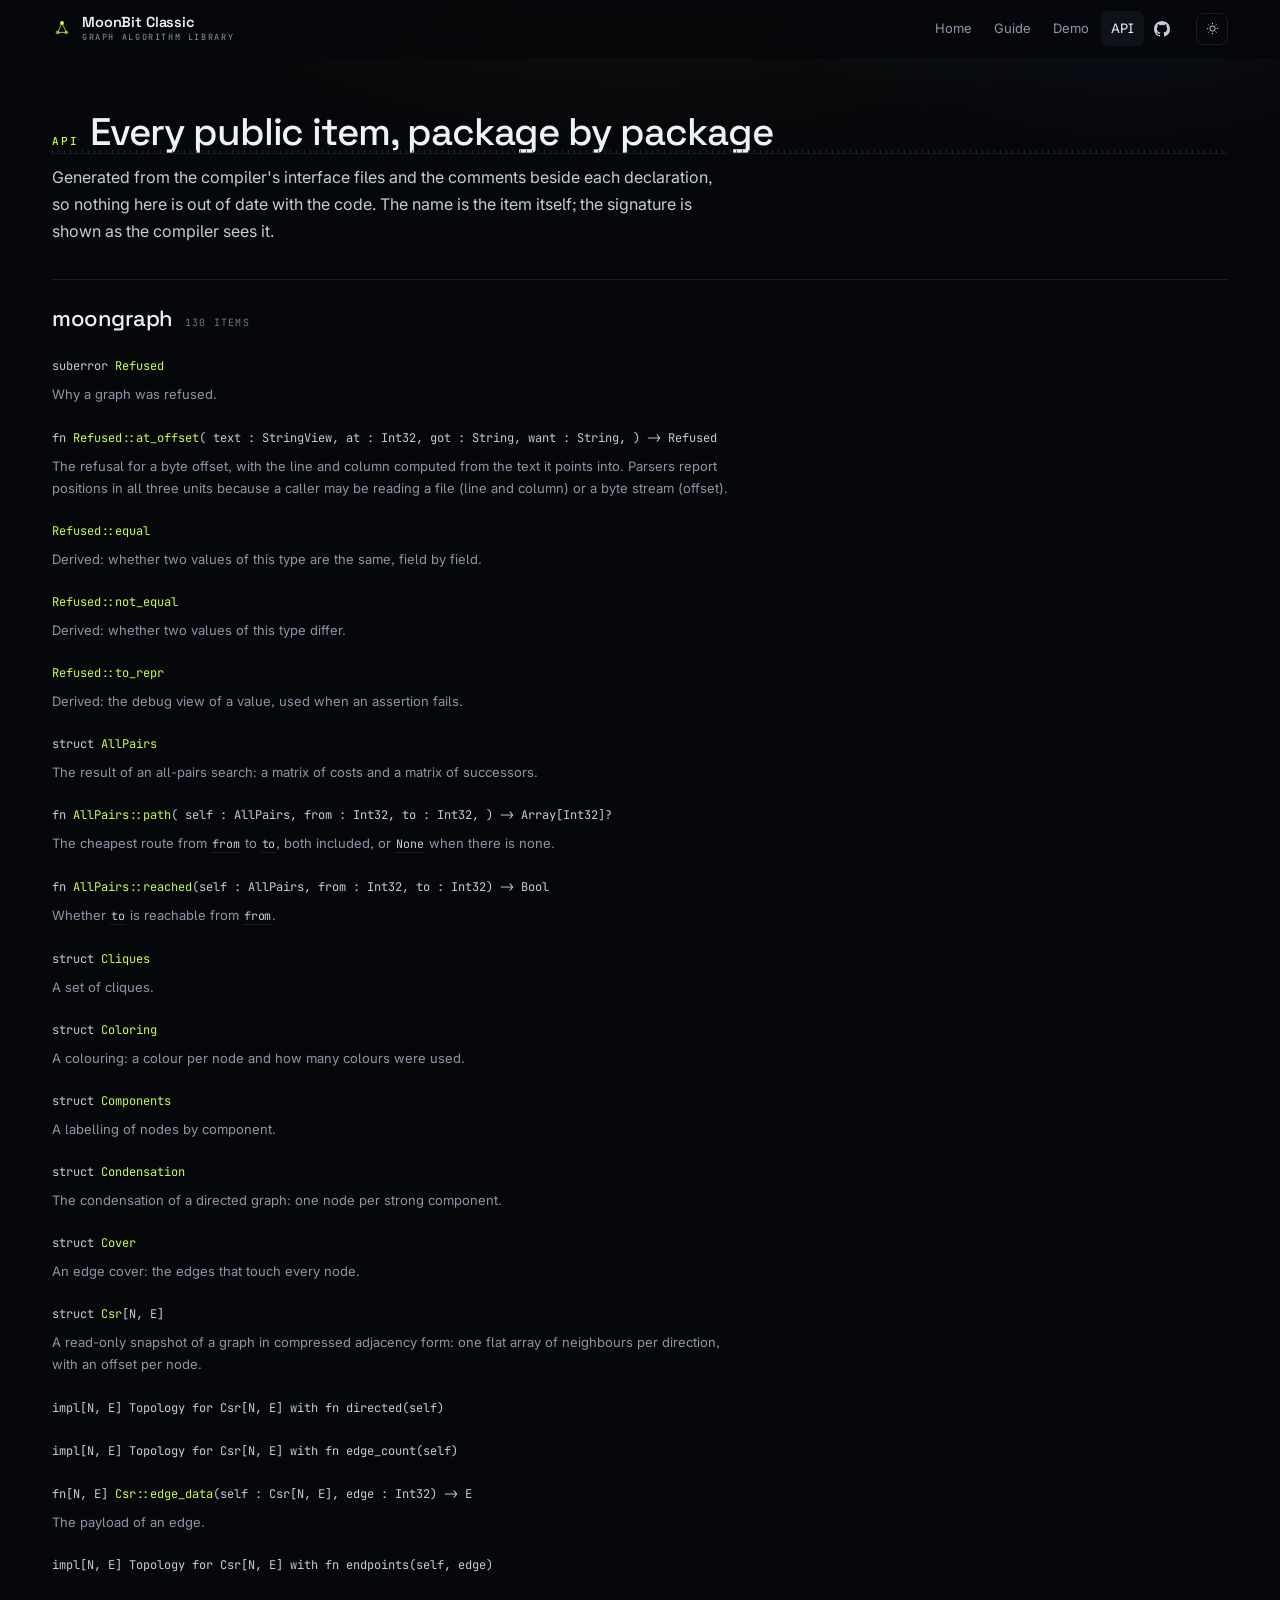
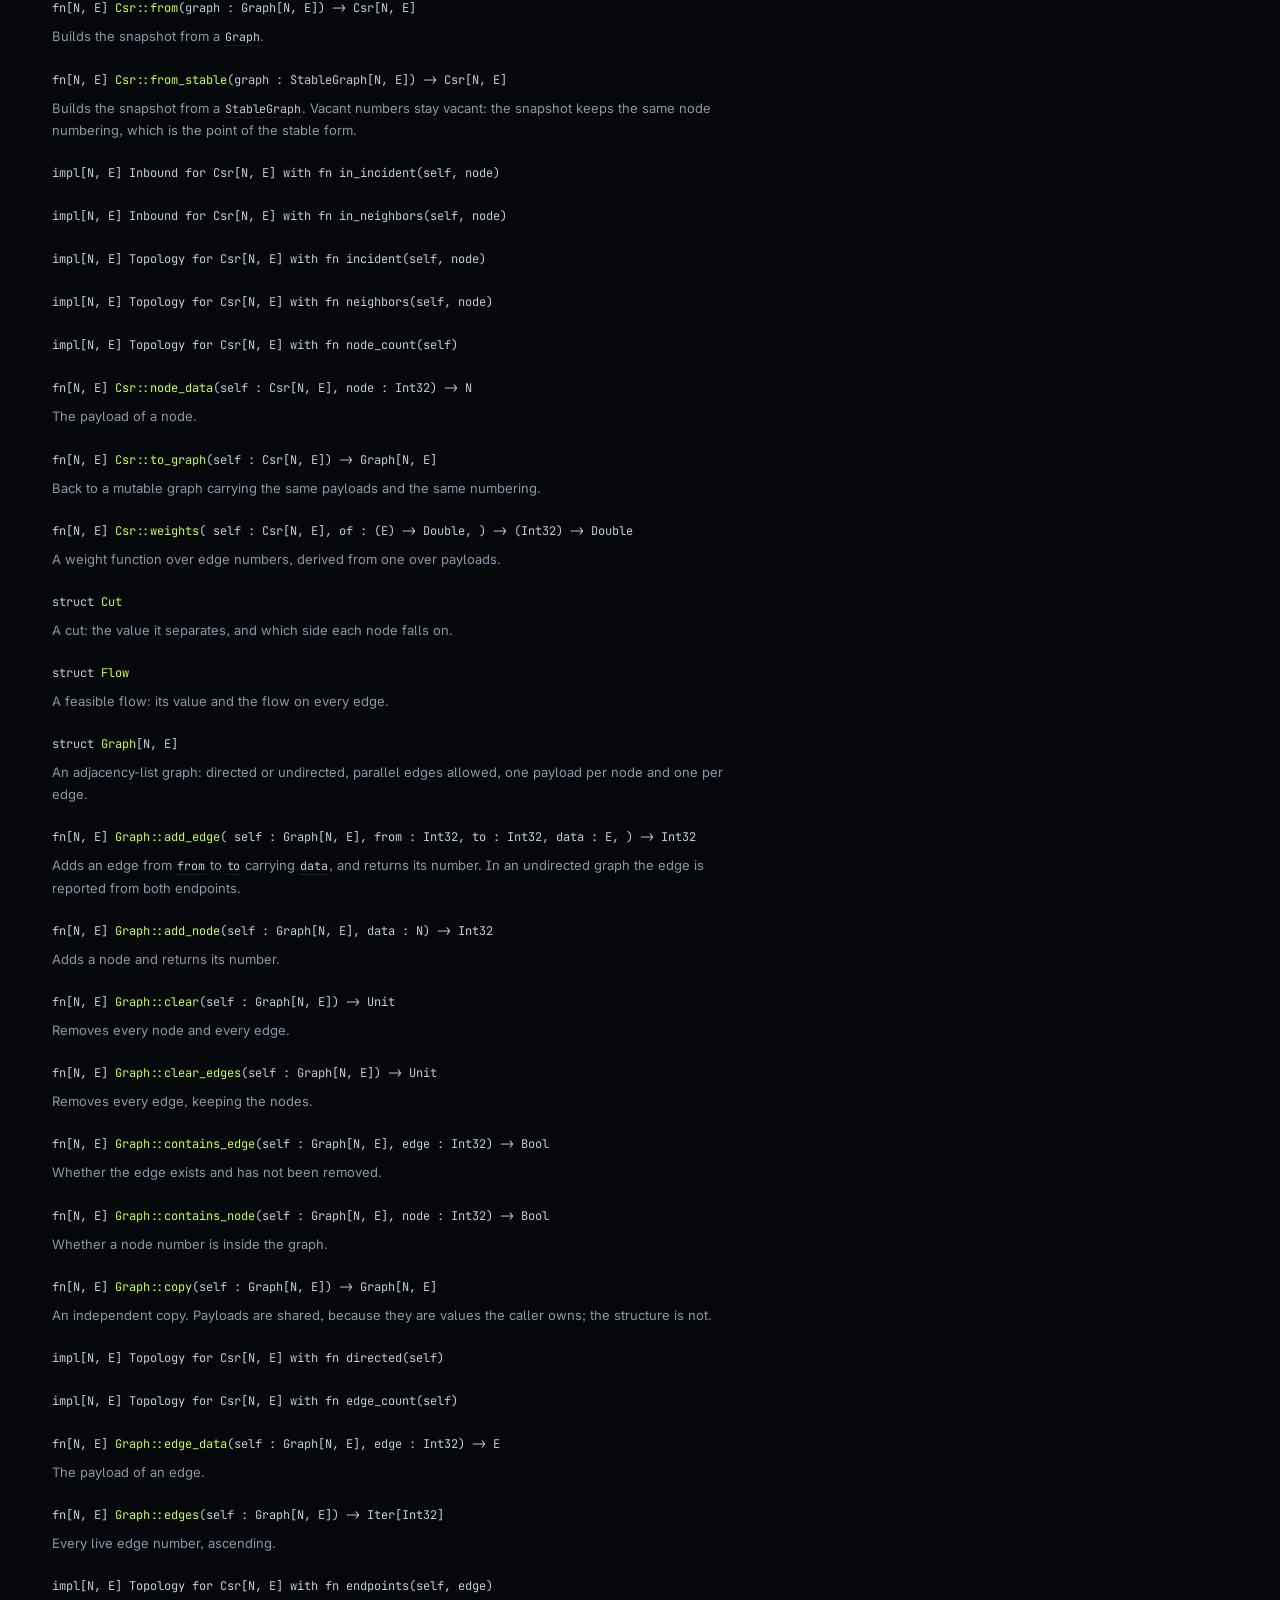
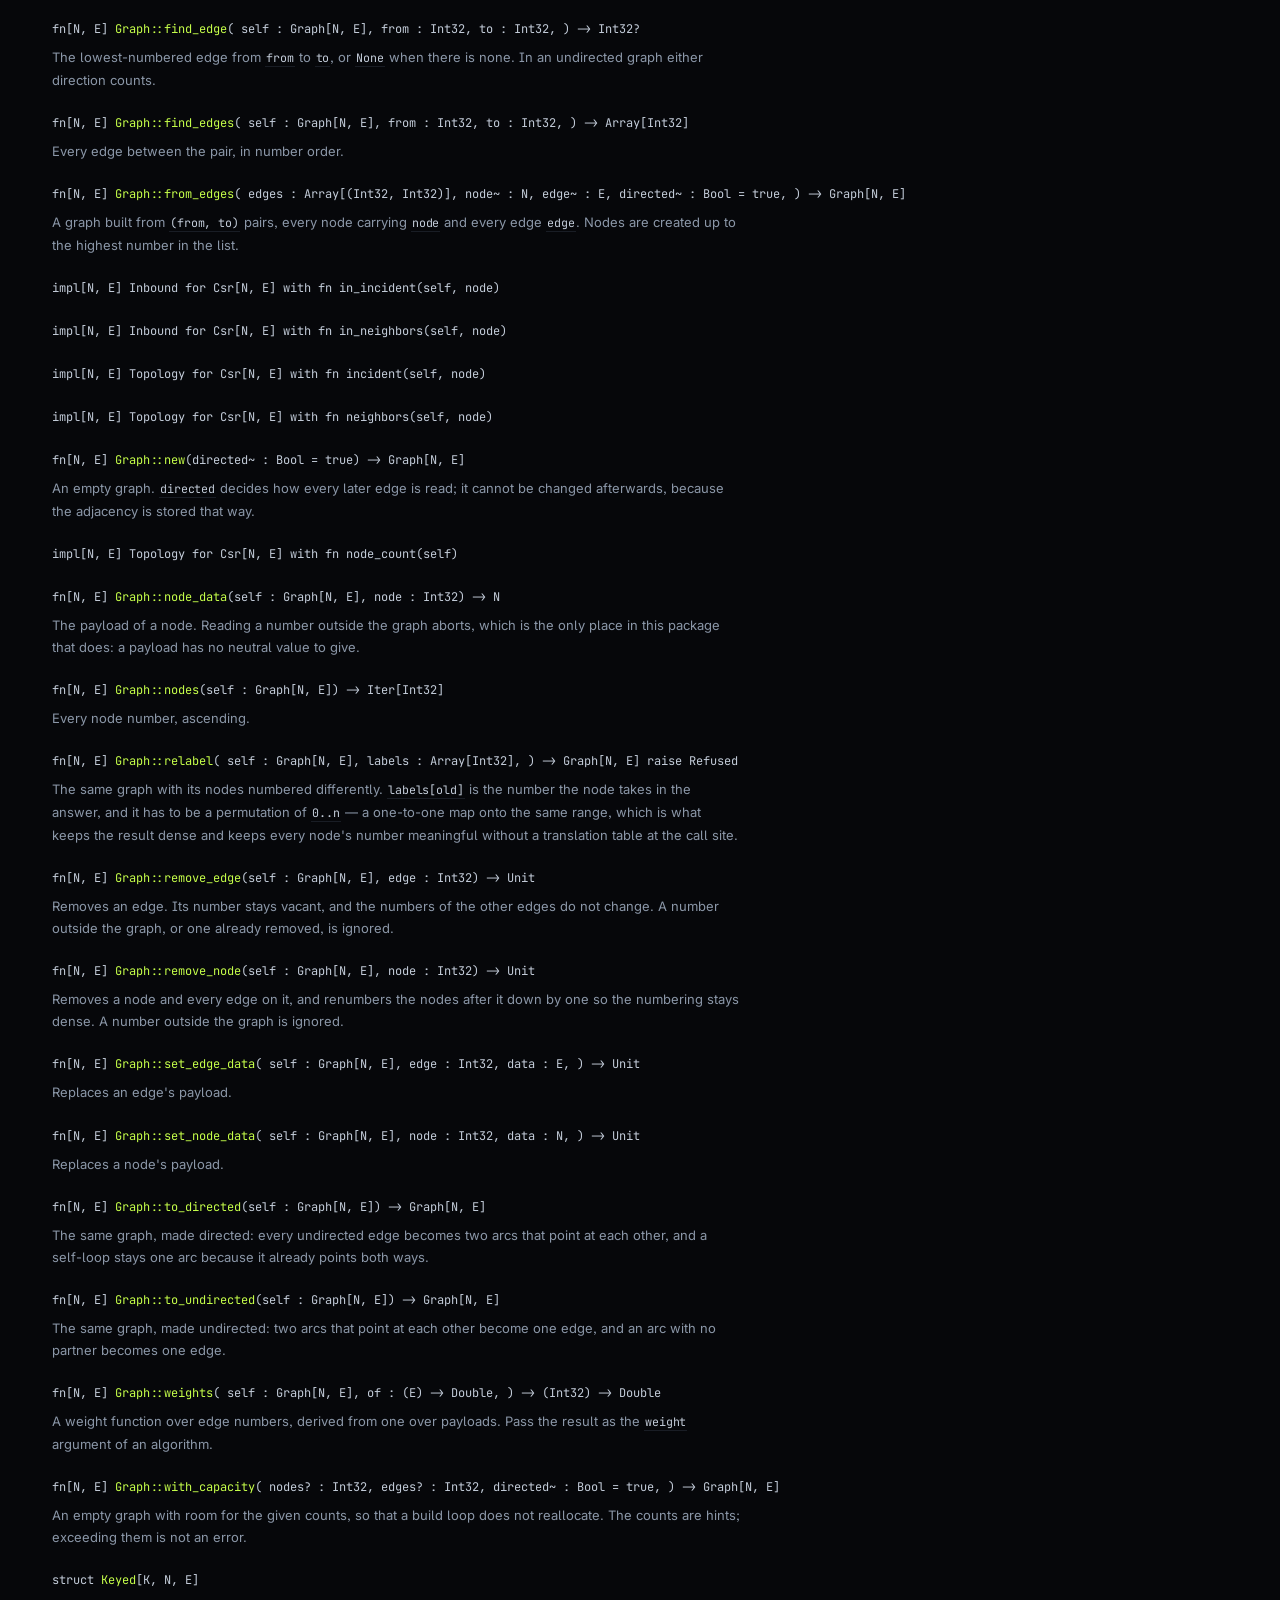
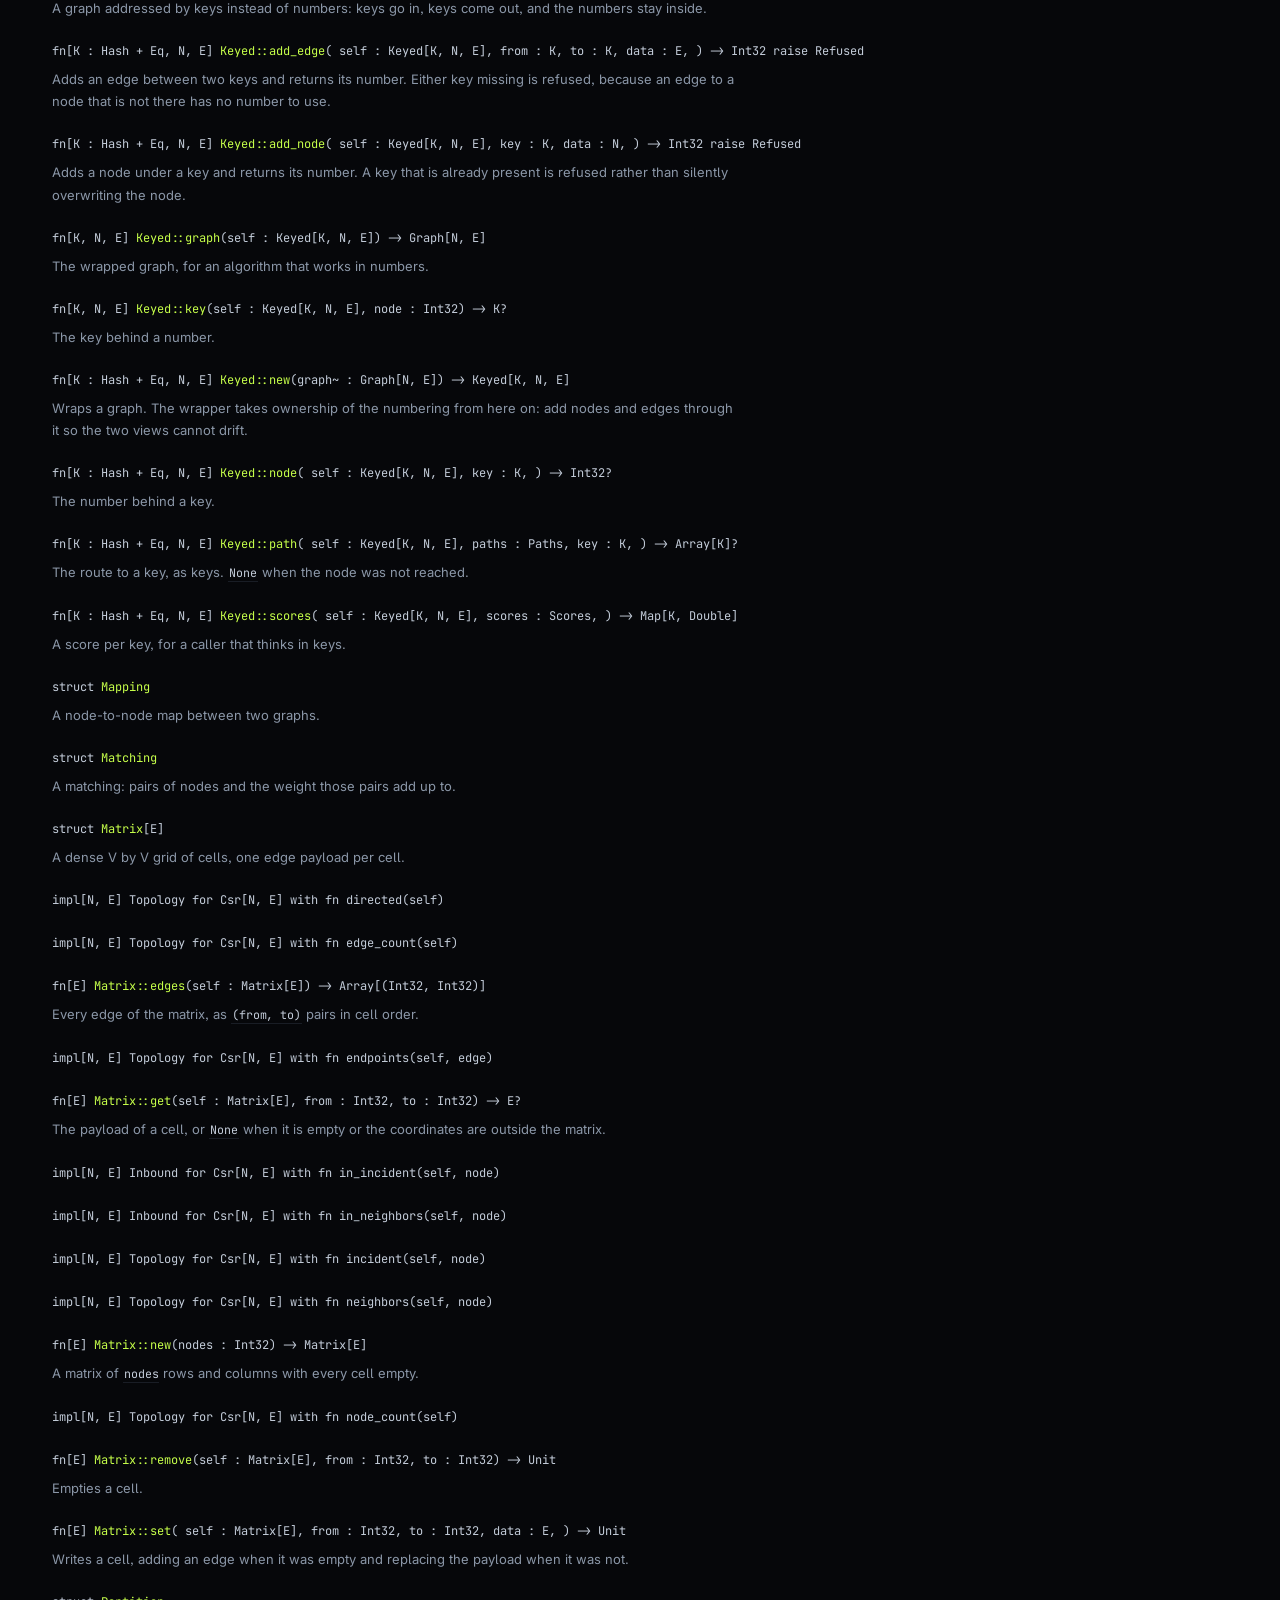
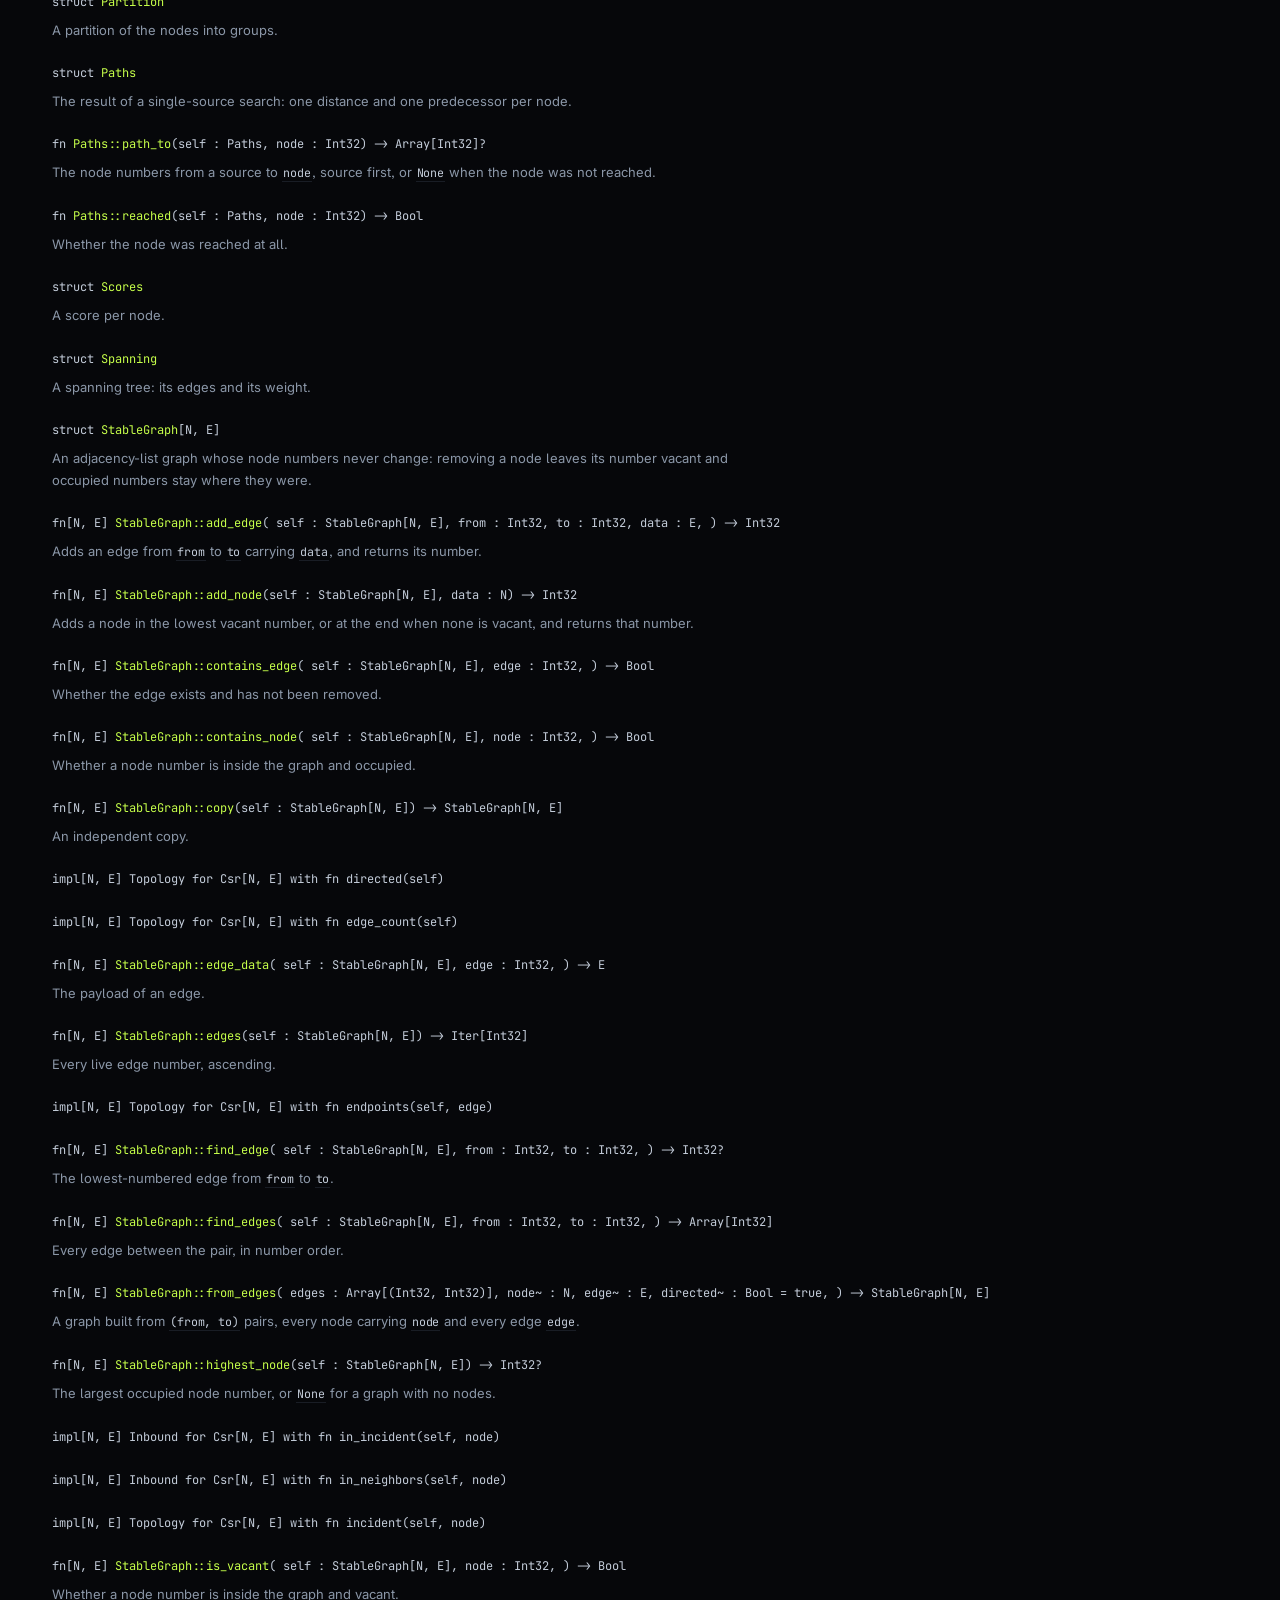
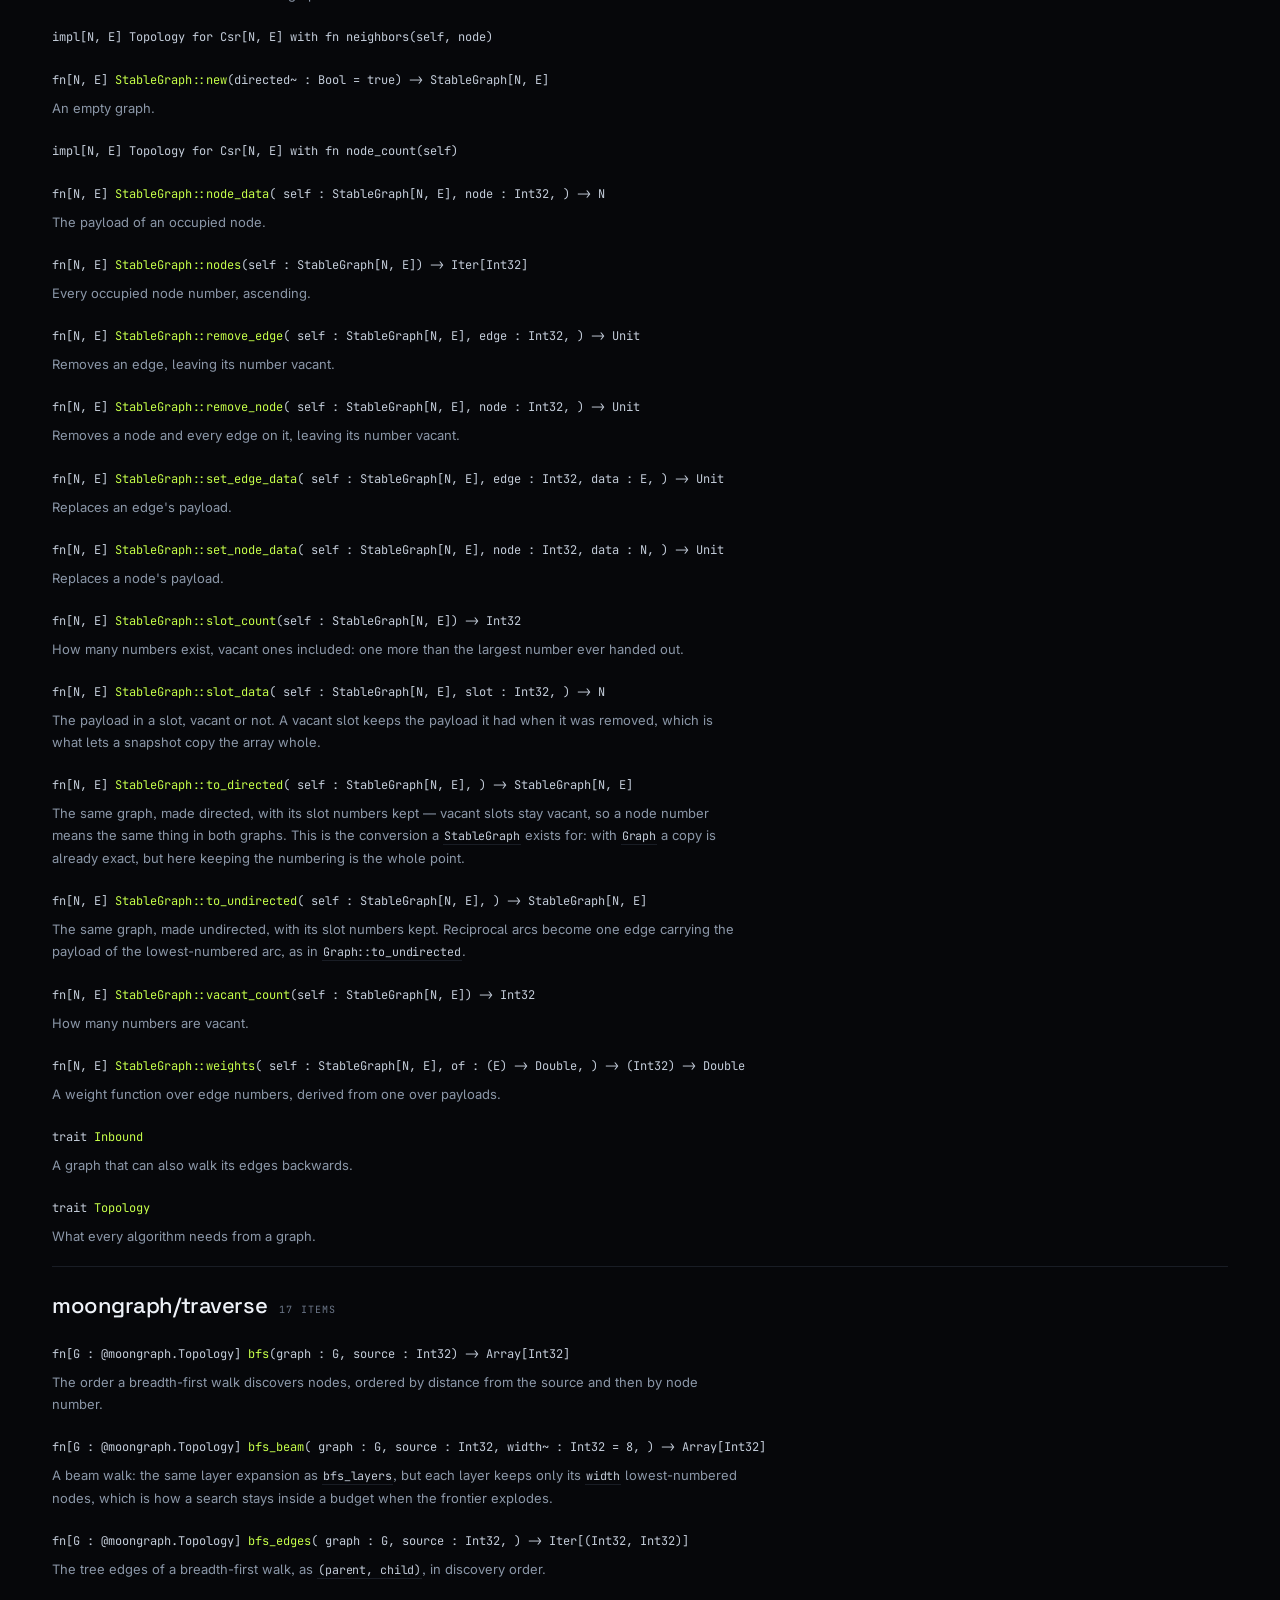
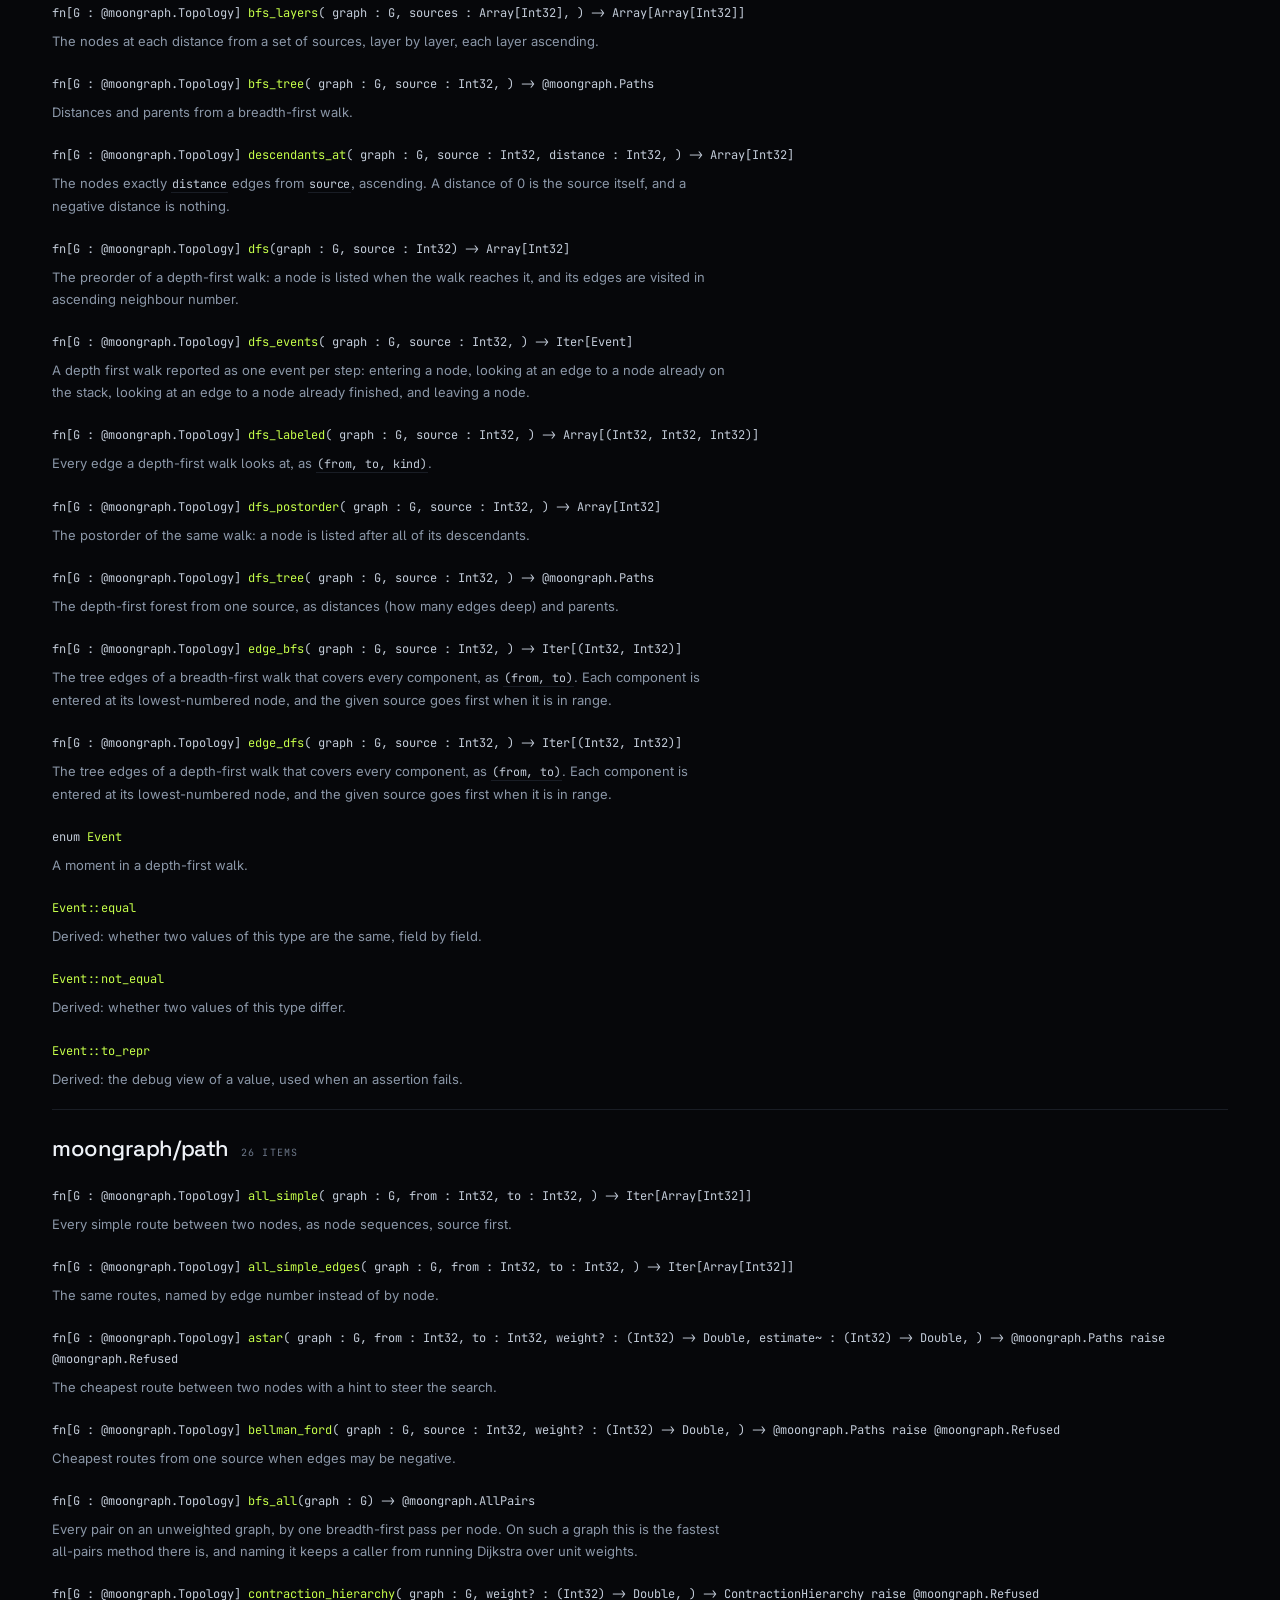
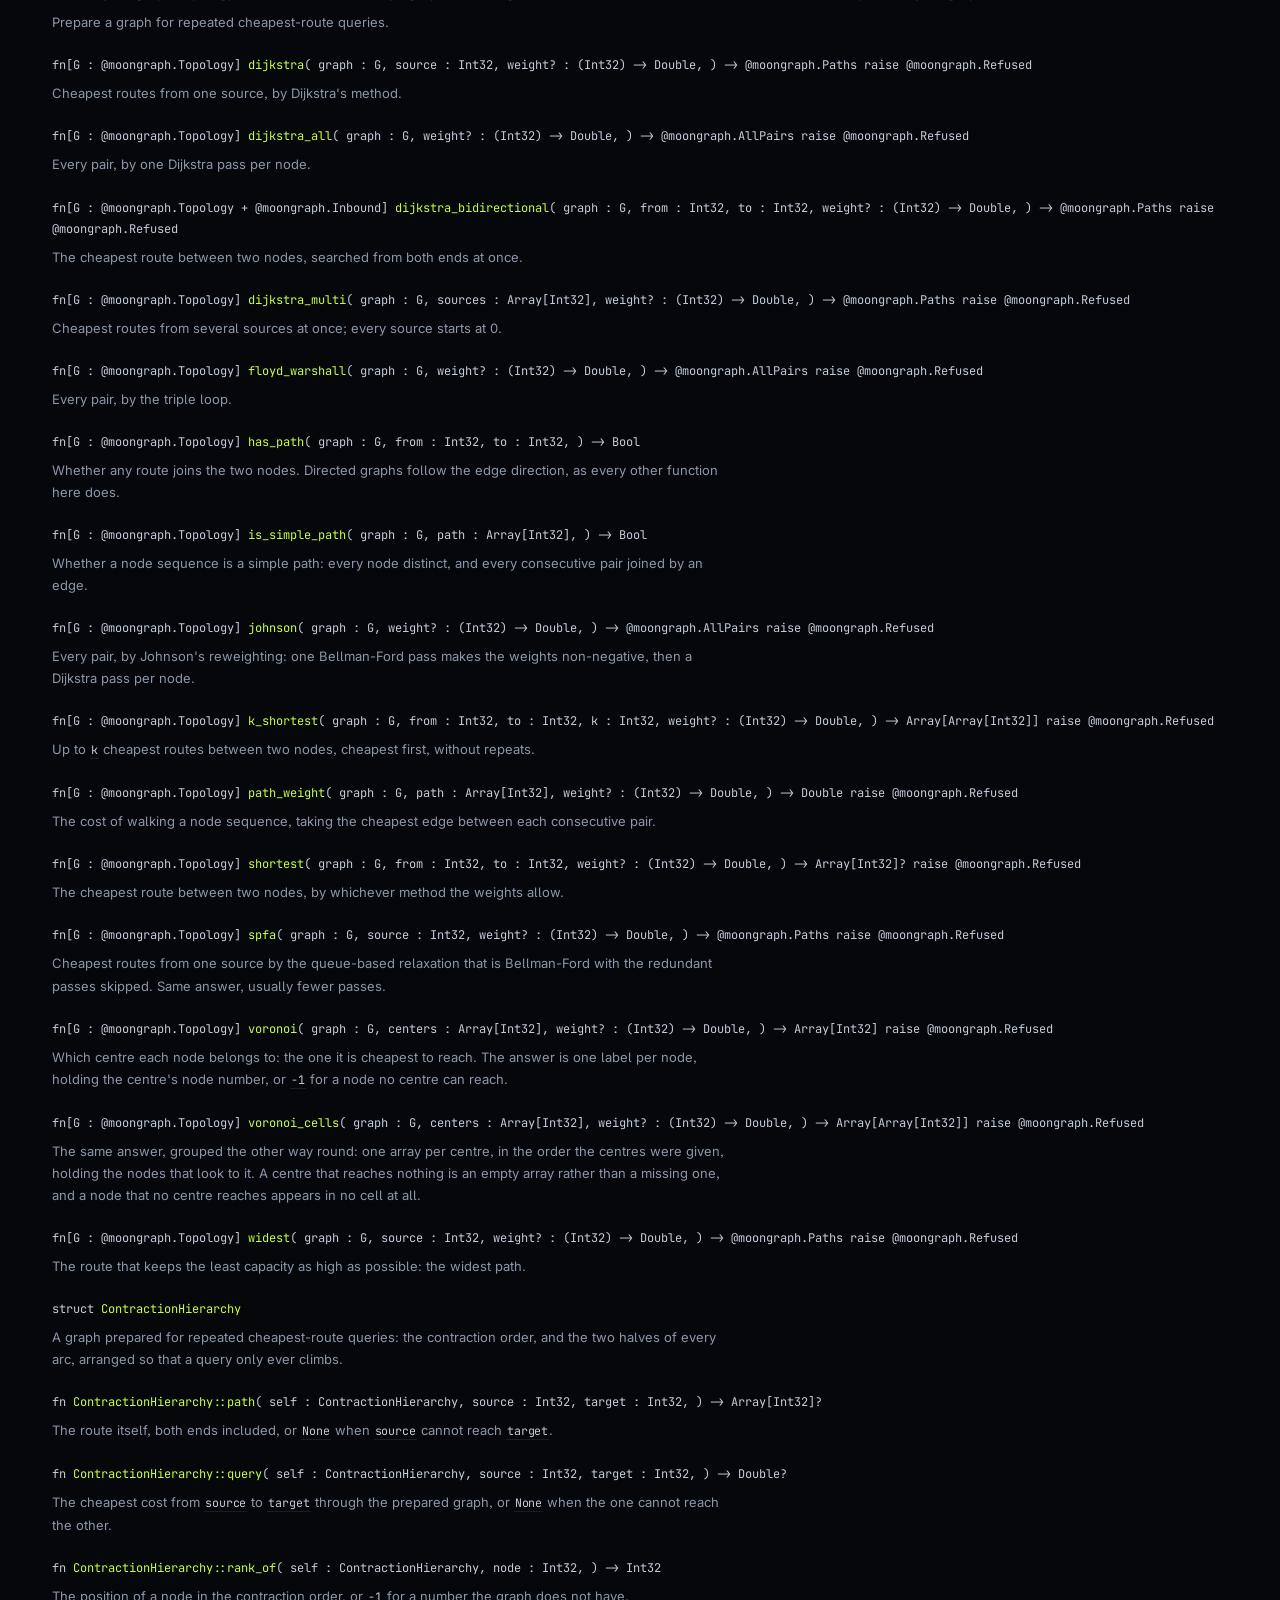
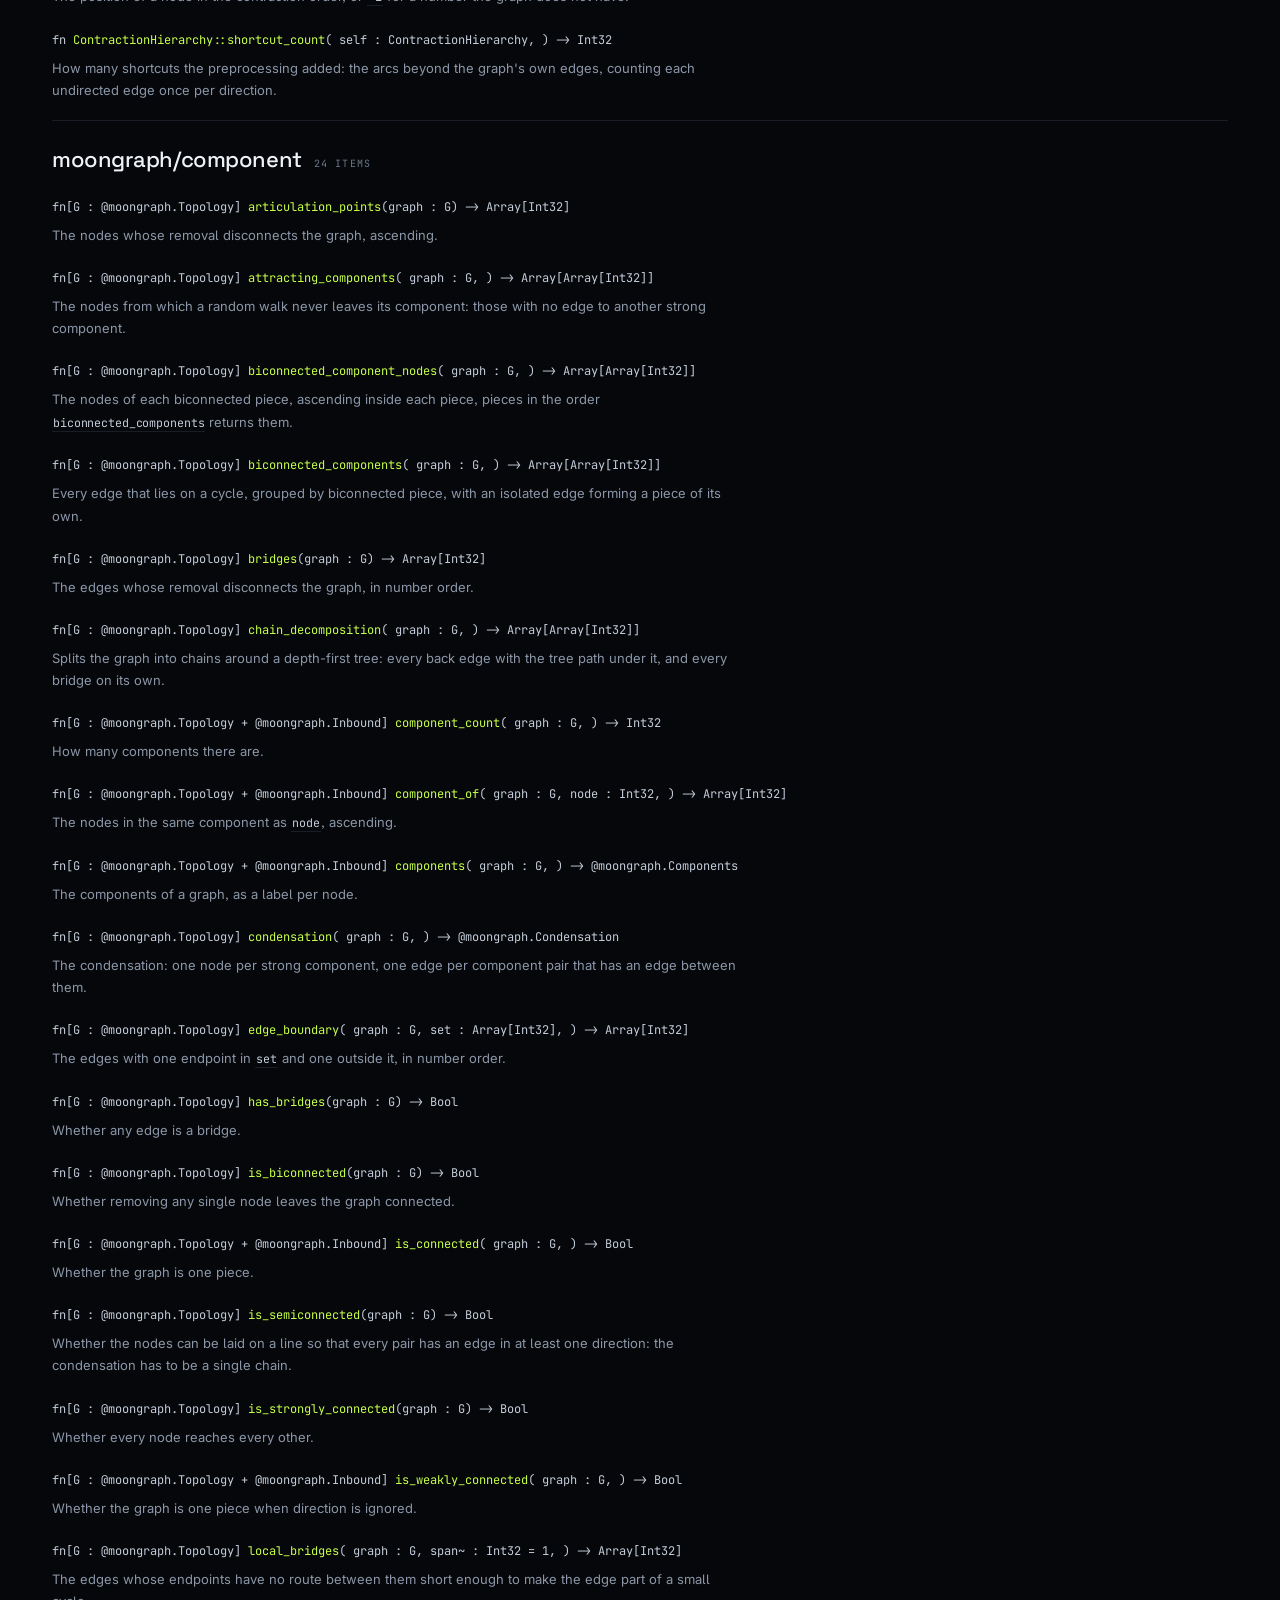
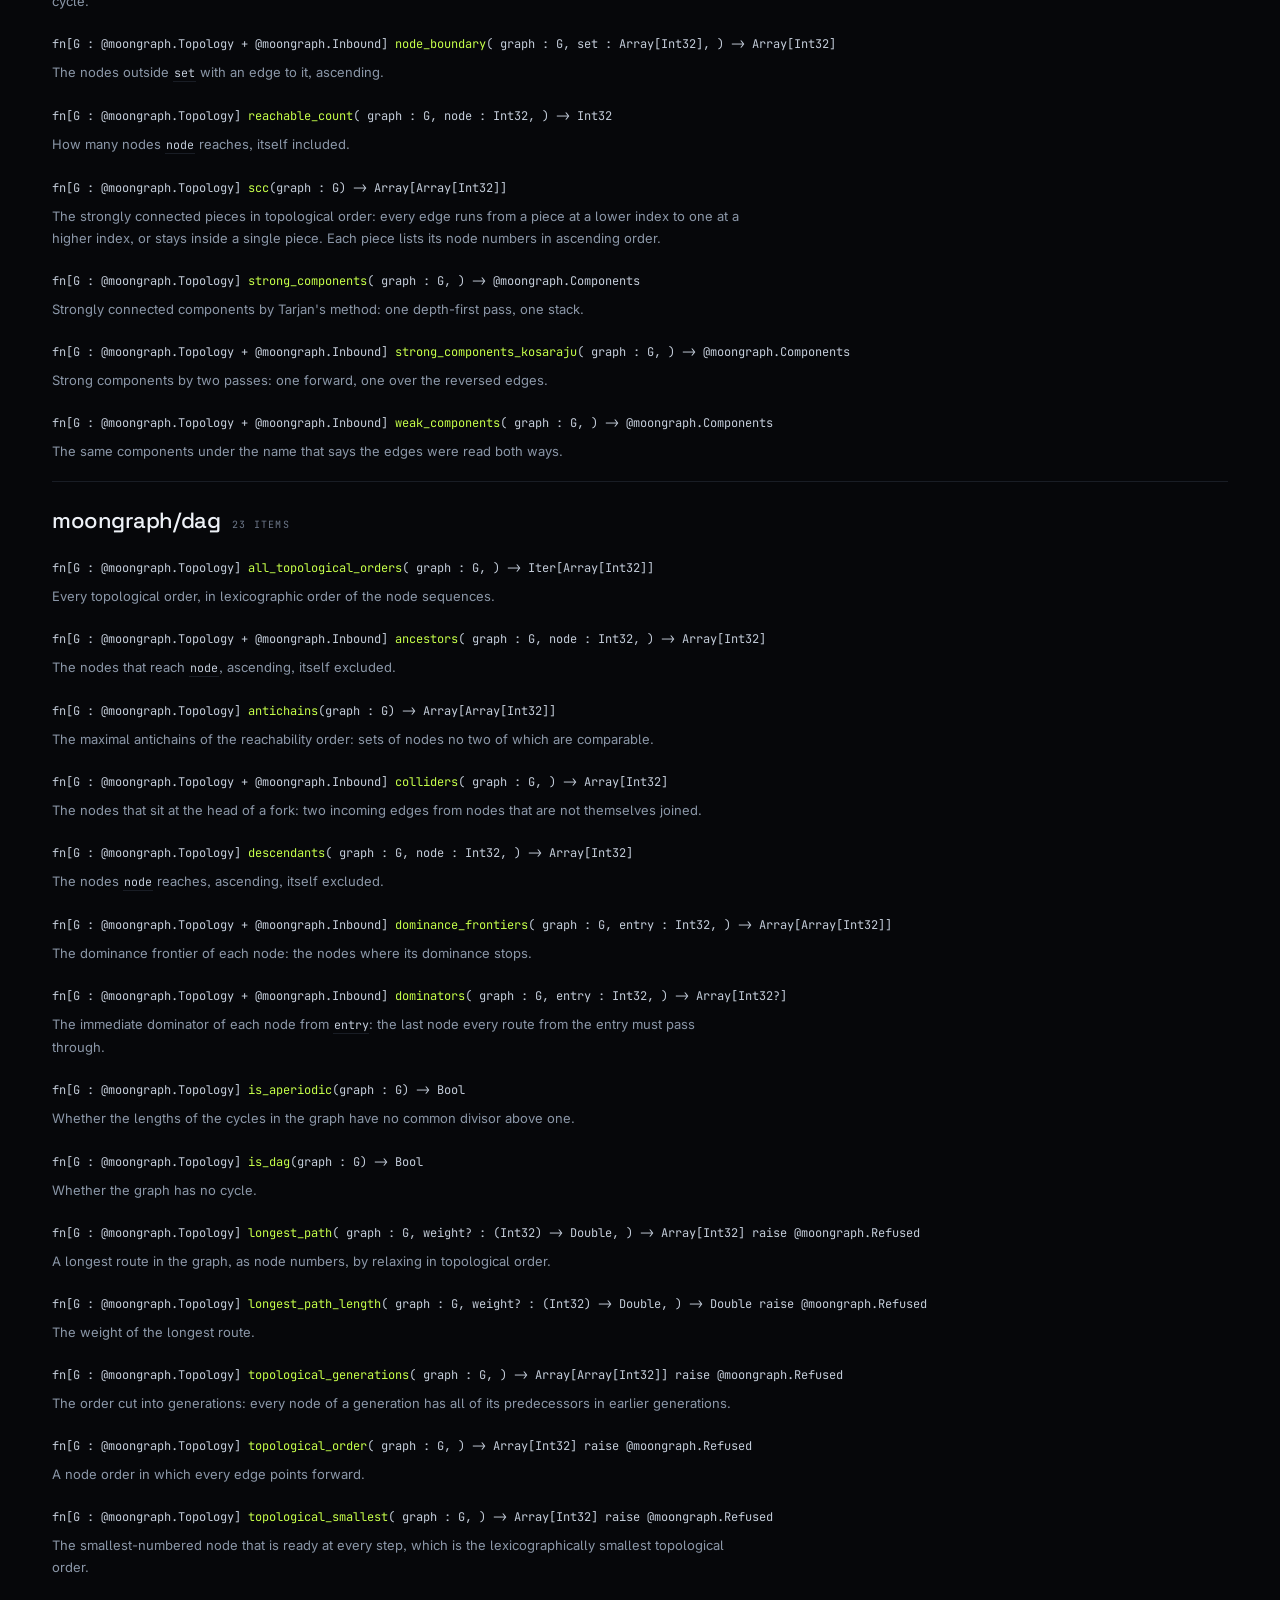
<file: docs/api.html>
<!doctype html>
<html lang="en">
<head>
<meta charset="utf-8">
<meta name="viewport" content="width=device-width, initial-scale=1">
<title>API reference · MoonBit Classic</title>
<meta name="description" content="Every public type, value and function in moongraph, package by package.">
<link rel="icon" href="data:image/svg+xml,%3Csvg xmlns='http://www.w3.org/2000/svg' viewBox='0 0 32 32'%3E%3Cpath d='M9 23 L23 23 L16 8 Z' fill='none' stroke='%23c6ff4a' stroke-width='1.6'/%3E%3Ccircle cx='16' cy='8' r='3' fill='%23c6ff4a'/%3E%3Ccircle cx='9' cy='23' r='3' fill='%23c6ff4a'/%3E%3Ccircle cx='23' cy='23' r='3' fill='%23c6ff4a'/%3E%3C/svg%3E">
<link rel="stylesheet" href="styles.css">
</head>
<body>

<header class="top">
  <div class="wrap">
    <a class="brand" href="index.html">
      <svg width="20" height="20" viewBox="0 0 32 32" aria-hidden="true">
        <path d="M9 23 L23 23 L16 8 Z" fill="none" stroke="currentColor" stroke-width="1.6" opacity="0.75"/>
        <circle cx="16" cy="8" r="3.1" fill="currentColor"/>
        <circle cx="9" cy="23" r="3.1" fill="currentColor" opacity="0.55"/>
        <circle cx="23" cy="23" r="3.1" fill="currentColor" opacity="0.55"/>
      </svg>
      <span class="brand-text">
        <span class="brand-line">MoonBit Classic</span>
        <span class="brand-sub">Graph Algorithm Library</span>
      </span>
    </a>
    <nav class="pages">
      <a href="index.html">Home</a>
      <a href="guide.html">Guide</a>
      <a href="demo.html">Demo</a>
      <a href="api.html" aria-current="page">API</a>
      <a href="https://github.com/moonbitstack/moongraph" aria-label="The repository">
        <svg width="16" height="16" viewBox="0 0 16 16" fill="currentColor" aria-hidden="true"><path d="M8 0C3.58 0 0 3.58 0 8c0 3.54 2.29 6.53 5.47 7.59.4.07.55-.17.55-.38v-1.34c-2.23.48-2.7-1.07-2.7-1.07-.36-.93-.89-1.18-.89-1.18-.73-.5.06-.49.06-.49.81.06 1.23.83 1.23.83.72 1.23 1.88.88 2.34.67.07-.52.28-.88.51-1.08-1.78-.2-3.64-.89-3.64-3.95 0-.87.31-1.59.82-2.15-.08-.2-.36-1.02.08-2.12 0 0 .67-.21 2.2.82a7.6 7.6 0 0 1 4 0c1.53-1.03 2.2-.82 2.2-.82.44 1.1.16 1.92.08 2.12.51.56.82 1.28.82 2.15 0 3.07-1.87 3.75-3.65 3.95.29.25.54.73.54 1.48v2.2c0 .21.15.46.55.38A8 8 0 0 0 16 8c0-4.42-3.58-8-8-8Z"/></svg>
      </a>
    </nav>
    <button class="icon-btn" data-theme-toggle aria-label="Switch the theme">
      <svg width="15" height="15" viewBox="0 0 24 24" fill="none" stroke="currentColor" stroke-width="1.6" aria-hidden="true"><path d="M12 3v2M12 19v2M3 12h2M19 12h2M5.6 5.6l1.4 1.4M17 17l1.4 1.4M5.6 18.4 7 17M17 7l1.4-1.4"/><circle cx="12" cy="12" r="4.2"/></svg>
    </button>
  </div>
</header>

<main class="wrap api-page">
  <div class="sec-head">
    <span class="sec-num">API</span>
    <h2>Every public item, package by package</h2>
  </div>
  <p class="api-intro">
    Generated from the compiler's interface files and the comments beside each declaration, so
    nothing here is out of date with the code. The name is the item itself; the signature is shown
    as the compiler sees it.
  </p>
<section class="pkg" id="root"><h2>moongraph<span class="count">130 items</span></h2><div class="item"><div class="sig">suberror <span class="name">Refused</span></div><div class="doc-text">Why a graph was refused.</div></div><div class="item"><div class="sig">fn <span class="name">Refused::at_offset</span>( text : StringView, at : Int32, got : String, want : String, ) -&gt; Refused</div><div class="doc-text">The refusal for a byte offset, with the line and column computed from the
text it points into. Parsers report positions in all three units because a
caller may be reading a file (line and column) or a byte stream (offset).</div></div><div class="item"><div class="sig"><span class="name">Refused::equal</span></div><div class="doc-text">Derived: whether two values of this type are the same, field by field.</div></div><div class="item"><div class="sig"><span class="name">Refused::not_equal</span></div><div class="doc-text">Derived: whether two values of this type differ.</div></div><div class="item"><div class="sig"><span class="name">Refused::to_repr</span></div><div class="doc-text">Derived: the debug view of a value, used when an assertion fails.</div></div><div class="item"><div class="sig">struct <span class="name">AllPairs</span></div><div class="doc-text">The result of an all-pairs search: a matrix of costs and a matrix of
successors.</div></div><div class="item"><div class="sig">fn <span class="name">AllPairs::path</span>( self : AllPairs, from : Int32, to : Int32, ) -&gt; Array[Int32]?</div><div class="doc-text">The cheapest route from <code>from</code> to <code>to</code>, both included, or <code>None</code> when there
is none.</div></div><div class="item"><div class="sig">fn <span class="name">AllPairs::reached</span>(self : AllPairs, from : Int32, to : Int32) -&gt; Bool</div><div class="doc-text">Whether <code>to</code> is reachable from <code>from</code>.</div></div><div class="item"><div class="sig">struct <span class="name">Cliques</span></div><div class="doc-text">A set of cliques.</div></div><div class="item"><div class="sig">struct <span class="name">Coloring</span></div><div class="doc-text">A colouring: a colour per node and how many colours were used.</div></div><div class="item"><div class="sig">struct <span class="name">Components</span></div><div class="doc-text">A labelling of nodes by component.</div></div><div class="item"><div class="sig">struct <span class="name">Condensation</span></div><div class="doc-text">The condensation of a directed graph: one node per strong component.</div></div><div class="item"><div class="sig">struct <span class="name">Cover</span></div><div class="doc-text">An edge cover: the edges that touch every node.</div></div><div class="item"><div class="sig">struct <span class="name">Csr</span>[N, E]</div><div class="doc-text">A read-only snapshot of a graph in compressed adjacency form: one flat array
of neighbours per direction, with an offset per node.</div></div><div class="item"><div class="sig">impl[N, E] Topology for Csr[N, E] with fn directed(self)</div></div><div class="item"><div class="sig">impl[N, E] Topology for Csr[N, E] with fn edge_count(self)</div></div><div class="item"><div class="sig">fn[N, E] <span class="name">Csr::edge_data</span>(self : Csr[N, E], edge : Int32) -&gt; E</div><div class="doc-text">The payload of an edge.</div></div><div class="item"><div class="sig">impl[N, E] Topology for Csr[N, E] with fn endpoints(self, edge)</div></div><div class="item"><div class="sig">fn[N, E] <span class="name">Csr::from</span>(graph : Graph[N, E]) -&gt; Csr[N, E]</div><div class="doc-text">Builds the snapshot from a <code>Graph</code>.</div></div><div class="item"><div class="sig">fn[N, E] <span class="name">Csr::from_stable</span>(graph : StableGraph[N, E]) -&gt; Csr[N, E]</div><div class="doc-text">Builds the snapshot from a <code>StableGraph</code>. Vacant numbers stay vacant: the
snapshot keeps the same node numbering, which is the point of the stable form.</div></div><div class="item"><div class="sig">impl[N, E] Inbound for Csr[N, E] with fn in_incident(self, node)</div></div><div class="item"><div class="sig">impl[N, E] Inbound for Csr[N, E] with fn in_neighbors(self, node)</div></div><div class="item"><div class="sig">impl[N, E] Topology for Csr[N, E] with fn incident(self, node)</div></div><div class="item"><div class="sig">impl[N, E] Topology for Csr[N, E] with fn neighbors(self, node)</div></div><div class="item"><div class="sig">impl[N, E] Topology for Csr[N, E] with fn node_count(self)</div></div><div class="item"><div class="sig">fn[N, E] <span class="name">Csr::node_data</span>(self : Csr[N, E], node : Int32) -&gt; N</div><div class="doc-text">The payload of a node.</div></div><div class="item"><div class="sig">fn[N, E] <span class="name">Csr::to_graph</span>(self : Csr[N, E]) -&gt; Graph[N, E]</div><div class="doc-text">Back to a mutable graph carrying the same payloads and the same numbering.</div></div><div class="item"><div class="sig">fn[N, E] <span class="name">Csr::weights</span>( self : Csr[N, E], of : (E) -&gt; Double, ) -&gt; (Int32) -&gt; Double</div><div class="doc-text">A weight function over edge numbers, derived from one over payloads.</div></div><div class="item"><div class="sig">struct <span class="name">Cut</span></div><div class="doc-text">A cut: the value it separates, and which side each node falls on.</div></div><div class="item"><div class="sig">struct <span class="name">Flow</span></div><div class="doc-text">A feasible flow: its value and the flow on every edge.</div></div><div class="item"><div class="sig">struct <span class="name">Graph</span>[N, E]</div><div class="doc-text">An adjacency-list graph: directed or undirected, parallel edges allowed, one
payload per node and one per edge.</div></div><div class="item"><div class="sig">fn[N, E] <span class="name">Graph::add_edge</span>( self : Graph[N, E], from : Int32, to : Int32, data : E, ) -&gt; Int32</div><div class="doc-text">Adds an edge from <code>from</code> to <code>to</code> carrying <code>data</code>, and returns its number. In
an undirected graph the edge is reported from both endpoints.</div></div><div class="item"><div class="sig">fn[N, E] <span class="name">Graph::add_node</span>(self : Graph[N, E], data : N) -&gt; Int32</div><div class="doc-text">Adds a node and returns its number.</div></div><div class="item"><div class="sig">fn[N, E] <span class="name">Graph::clear</span>(self : Graph[N, E]) -&gt; Unit</div><div class="doc-text">Removes every node and every edge.</div></div><div class="item"><div class="sig">fn[N, E] <span class="name">Graph::clear_edges</span>(self : Graph[N, E]) -&gt; Unit</div><div class="doc-text">Removes every edge, keeping the nodes.</div></div><div class="item"><div class="sig">fn[N, E] <span class="name">Graph::contains_edge</span>(self : Graph[N, E], edge : Int32) -&gt; Bool</div><div class="doc-text">Whether the edge exists and has not been removed.</div></div><div class="item"><div class="sig">fn[N, E] <span class="name">Graph::contains_node</span>(self : Graph[N, E], node : Int32) -&gt; Bool</div><div class="doc-text">Whether a node number is inside the graph.</div></div><div class="item"><div class="sig">fn[N, E] <span class="name">Graph::copy</span>(self : Graph[N, E]) -&gt; Graph[N, E]</div><div class="doc-text">An independent copy. Payloads are shared, because they are values the caller
owns; the structure is not.</div></div><div class="item"><div class="sig">impl[N, E] Topology for Csr[N, E] with fn directed(self)</div></div><div class="item"><div class="sig">impl[N, E] Topology for Csr[N, E] with fn edge_count(self)</div></div><div class="item"><div class="sig">fn[N, E] <span class="name">Graph::edge_data</span>(self : Graph[N, E], edge : Int32) -&gt; E</div><div class="doc-text">The payload of an edge.</div></div><div class="item"><div class="sig">fn[N, E] <span class="name">Graph::edges</span>(self : Graph[N, E]) -&gt; Iter[Int32]</div><div class="doc-text">Every live edge number, ascending.</div></div><div class="item"><div class="sig">impl[N, E] Topology for Csr[N, E] with fn endpoints(self, edge)</div></div><div class="item"><div class="sig">fn[N, E] <span class="name">Graph::find_edge</span>( self : Graph[N, E], from : Int32, to : Int32, ) -&gt; Int32?</div><div class="doc-text">The lowest-numbered edge from <code>from</code> to <code>to</code>, or <code>None</code> when there is none. In
an undirected graph either direction counts.</div></div><div class="item"><div class="sig">fn[N, E] <span class="name">Graph::find_edges</span>( self : Graph[N, E], from : Int32, to : Int32, ) -&gt; Array[Int32]</div><div class="doc-text">Every edge between the pair, in number order.</div></div><div class="item"><div class="sig">fn[N, E] <span class="name">Graph::from_edges</span>( edges : Array[(Int32, Int32)], node~ : N, edge~ : E, directed~ : Bool = true, ) -&gt; Graph[N, E]</div><div class="doc-text">A graph built from <code>(from, to)</code> pairs, every node carrying <code>node</code> and every
edge <code>edge</code>. Nodes are created up to the highest number in the list.</div></div><div class="item"><div class="sig">impl[N, E] Inbound for Csr[N, E] with fn in_incident(self, node)</div></div><div class="item"><div class="sig">impl[N, E] Inbound for Csr[N, E] with fn in_neighbors(self, node)</div></div><div class="item"><div class="sig">impl[N, E] Topology for Csr[N, E] with fn incident(self, node)</div></div><div class="item"><div class="sig">impl[N, E] Topology for Csr[N, E] with fn neighbors(self, node)</div></div><div class="item"><div class="sig">fn[N, E] <span class="name">Graph::new</span>(directed~ : Bool = true) -&gt; Graph[N, E]</div><div class="doc-text">An empty graph. <code>directed</code> decides how every later edge is read; it cannot be
changed afterwards, because the adjacency is stored that way.</div></div><div class="item"><div class="sig">impl[N, E] Topology for Csr[N, E] with fn node_count(self)</div></div><div class="item"><div class="sig">fn[N, E] <span class="name">Graph::node_data</span>(self : Graph[N, E], node : Int32) -&gt; N</div><div class="doc-text">The payload of a node. Reading a number outside the graph aborts, which is the
only place in this package that does: a payload has no neutral value to give.</div></div><div class="item"><div class="sig">fn[N, E] <span class="name">Graph::nodes</span>(self : Graph[N, E]) -&gt; Iter[Int32]</div><div class="doc-text">Every node number, ascending.</div></div><div class="item"><div class="sig">fn[N, E] <span class="name">Graph::relabel</span>( self : Graph[N, E], labels : Array[Int32], ) -&gt; Graph[N, E] raise Refused</div><div class="doc-text">The same graph with its nodes numbered differently. <code>labels[old]</code> is the number the node
takes in the answer, and it has to be a permutation of <code>0..n</code> — a one-to-one map onto the
same range, which is what keeps the result dense and keeps every node&#x27;s number meaningful
without a translation table at the call site.</div></div><div class="item"><div class="sig">fn[N, E] <span class="name">Graph::remove_edge</span>(self : Graph[N, E], edge : Int32) -&gt; Unit</div><div class="doc-text">Removes an edge. Its number stays vacant, and the numbers of the other edges
do not change. A number outside the graph, or one already removed, is
ignored.</div></div><div class="item"><div class="sig">fn[N, E] <span class="name">Graph::remove_node</span>(self : Graph[N, E], node : Int32) -&gt; Unit</div><div class="doc-text">Removes a node and every edge on it, and renumbers the nodes after it down by
one so the numbering stays dense. A number outside the graph is ignored.</div></div><div class="item"><div class="sig">fn[N, E] <span class="name">Graph::set_edge_data</span>( self : Graph[N, E], edge : Int32, data : E, ) -&gt; Unit</div><div class="doc-text">Replaces an edge&#x27;s payload.</div></div><div class="item"><div class="sig">fn[N, E] <span class="name">Graph::set_node_data</span>( self : Graph[N, E], node : Int32, data : N, ) -&gt; Unit</div><div class="doc-text">Replaces a node&#x27;s payload.</div></div><div class="item"><div class="sig">fn[N, E] <span class="name">Graph::to_directed</span>(self : Graph[N, E]) -&gt; Graph[N, E]</div><div class="doc-text">The same graph, made directed: every undirected edge becomes two arcs that point at each
other, and a self-loop stays one arc because it already points both ways.</div></div><div class="item"><div class="sig">fn[N, E] <span class="name">Graph::to_undirected</span>(self : Graph[N, E]) -&gt; Graph[N, E]</div><div class="doc-text">The same graph, made undirected: two arcs that point at each other become one edge, and
an arc with no partner becomes one edge.</div></div><div class="item"><div class="sig">fn[N, E] <span class="name">Graph::weights</span>( self : Graph[N, E], of : (E) -&gt; Double, ) -&gt; (Int32) -&gt; Double</div><div class="doc-text">A weight function over edge numbers, derived from one over payloads. Pass the
result as the <code>weight</code> argument of an algorithm.</div></div><div class="item"><div class="sig">fn[N, E] <span class="name">Graph::with_capacity</span>( nodes? : Int32, edges? : Int32, directed~ : Bool = true, ) -&gt; Graph[N, E]</div><div class="doc-text">An empty graph with room for the given counts, so that a build loop does not
reallocate. The counts are hints; exceeding them is not an error.</div></div><div class="item"><div class="sig">struct <span class="name">Keyed</span>[K, N, E]</div><div class="doc-text">A graph addressed by keys instead of numbers: keys go in, keys come out, and
the numbers stay inside.</div></div><div class="item"><div class="sig">fn[K : Hash + Eq, N, E] <span class="name">Keyed::add_edge</span>( self : Keyed[K, N, E], from : K, to : K, data : E, ) -&gt; Int32 raise Refused</div><div class="doc-text">Adds an edge between two keys and returns its number. Either key missing is
refused, because an edge to a node that is not there has no number to use.</div></div><div class="item"><div class="sig">fn[K : Hash + Eq, N, E] <span class="name">Keyed::add_node</span>( self : Keyed[K, N, E], key : K, data : N, ) -&gt; Int32 raise Refused</div><div class="doc-text">Adds a node under a key and returns its number. A key that is already present
is refused rather than silently overwriting the node.</div></div><div class="item"><div class="sig">fn[K, N, E] <span class="name">Keyed::graph</span>(self : Keyed[K, N, E]) -&gt; Graph[N, E]</div><div class="doc-text">The wrapped graph, for an algorithm that works in numbers.</div></div><div class="item"><div class="sig">fn[K, N, E] <span class="name">Keyed::key</span>(self : Keyed[K, N, E], node : Int32) -&gt; K?</div><div class="doc-text">The key behind a number.</div></div><div class="item"><div class="sig">fn[K : Hash + Eq, N, E] <span class="name">Keyed::new</span>(graph~ : Graph[N, E]) -&gt; Keyed[K, N, E]</div><div class="doc-text">Wraps a graph. The wrapper takes ownership of the numbering from here on: add
nodes and edges through it so the two views cannot drift.</div></div><div class="item"><div class="sig">fn[K : Hash + Eq, N, E] <span class="name">Keyed::node</span>( self : Keyed[K, N, E], key : K, ) -&gt; Int32?</div><div class="doc-text">The number behind a key.</div></div><div class="item"><div class="sig">fn[K : Hash + Eq, N, E] <span class="name">Keyed::path</span>( self : Keyed[K, N, E], paths : Paths, key : K, ) -&gt; Array[K]?</div><div class="doc-text">The route to a key, as keys. <code>None</code> when the node was not reached.</div></div><div class="item"><div class="sig">fn[K : Hash + Eq, N, E] <span class="name">Keyed::scores</span>( self : Keyed[K, N, E], scores : Scores, ) -&gt; Map[K, Double]</div><div class="doc-text">A score per key, for a caller that thinks in keys.</div></div><div class="item"><div class="sig">struct <span class="name">Mapping</span></div><div class="doc-text">A node-to-node map between two graphs.</div></div><div class="item"><div class="sig">struct <span class="name">Matching</span></div><div class="doc-text">A matching: pairs of nodes and the weight those pairs add up to.</div></div><div class="item"><div class="sig">struct <span class="name">Matrix</span>[E]</div><div class="doc-text">A dense V by V grid of cells, one edge payload per cell.</div></div><div class="item"><div class="sig">impl[N, E] Topology for Csr[N, E] with fn directed(self)</div></div><div class="item"><div class="sig">impl[N, E] Topology for Csr[N, E] with fn edge_count(self)</div></div><div class="item"><div class="sig">fn[E] <span class="name">Matrix::edges</span>(self : Matrix[E]) -&gt; Array[(Int32, Int32)]</div><div class="doc-text">Every edge of the matrix, as <code>(from, to)</code> pairs in cell order.</div></div><div class="item"><div class="sig">impl[N, E] Topology for Csr[N, E] with fn endpoints(self, edge)</div></div><div class="item"><div class="sig">fn[E] <span class="name">Matrix::get</span>(self : Matrix[E], from : Int32, to : Int32) -&gt; E?</div><div class="doc-text">The payload of a cell, or <code>None</code> when it is empty or the coordinates are
outside the matrix.</div></div><div class="item"><div class="sig">impl[N, E] Inbound for Csr[N, E] with fn in_incident(self, node)</div></div><div class="item"><div class="sig">impl[N, E] Inbound for Csr[N, E] with fn in_neighbors(self, node)</div></div><div class="item"><div class="sig">impl[N, E] Topology for Csr[N, E] with fn incident(self, node)</div></div><div class="item"><div class="sig">impl[N, E] Topology for Csr[N, E] with fn neighbors(self, node)</div></div><div class="item"><div class="sig">fn[E] <span class="name">Matrix::new</span>(nodes : Int32) -&gt; Matrix[E]</div><div class="doc-text">A matrix of <code>nodes</code> rows and columns with every cell empty.</div></div><div class="item"><div class="sig">impl[N, E] Topology for Csr[N, E] with fn node_count(self)</div></div><div class="item"><div class="sig">fn[E] <span class="name">Matrix::remove</span>(self : Matrix[E], from : Int32, to : Int32) -&gt; Unit</div><div class="doc-text">Empties a cell.</div></div><div class="item"><div class="sig">fn[E] <span class="name">Matrix::set</span>( self : Matrix[E], from : Int32, to : Int32, data : E, ) -&gt; Unit</div><div class="doc-text">Writes a cell, adding an edge when it was empty and replacing the payload when
it was not.</div></div><div class="item"><div class="sig">struct <span class="name">Partition</span></div><div class="doc-text">A partition of the nodes into groups.</div></div><div class="item"><div class="sig">struct <span class="name">Paths</span></div><div class="doc-text">The result of a single-source search: one distance and one predecessor per
node.</div></div><div class="item"><div class="sig">fn <span class="name">Paths::path_to</span>(self : Paths, node : Int32) -&gt; Array[Int32]?</div><div class="doc-text">The node numbers from a source to <code>node</code>, source first, or <code>None</code> when the
node was not reached.</div></div><div class="item"><div class="sig">fn <span class="name">Paths::reached</span>(self : Paths, node : Int32) -&gt; Bool</div><div class="doc-text">Whether the node was reached at all.</div></div><div class="item"><div class="sig">struct <span class="name">Scores</span></div><div class="doc-text">A score per node.</div></div><div class="item"><div class="sig">struct <span class="name">Spanning</span></div><div class="doc-text">A spanning tree: its edges and its weight.</div></div><div class="item"><div class="sig">struct <span class="name">StableGraph</span>[N, E]</div><div class="doc-text">An adjacency-list graph whose node numbers never change: removing a node
leaves its number vacant and occupied numbers stay where they were.</div></div><div class="item"><div class="sig">fn[N, E] <span class="name">StableGraph::add_edge</span>( self : StableGraph[N, E], from : Int32, to : Int32, data : E, ) -&gt; Int32</div><div class="doc-text">Adds an edge from <code>from</code> to <code>to</code> carrying <code>data</code>, and returns its number.</div></div><div class="item"><div class="sig">fn[N, E] <span class="name">StableGraph::add_node</span>(self : StableGraph[N, E], data : N) -&gt; Int32</div><div class="doc-text">Adds a node in the lowest vacant number, or at the end when none is vacant,
and returns that number.</div></div><div class="item"><div class="sig">fn[N, E] <span class="name">StableGraph::contains_edge</span>( self : StableGraph[N, E], edge : Int32, ) -&gt; Bool</div><div class="doc-text">Whether the edge exists and has not been removed.</div></div><div class="item"><div class="sig">fn[N, E] <span class="name">StableGraph::contains_node</span>( self : StableGraph[N, E], node : Int32, ) -&gt; Bool</div><div class="doc-text">Whether a node number is inside the graph and occupied.</div></div><div class="item"><div class="sig">fn[N, E] <span class="name">StableGraph::copy</span>(self : StableGraph[N, E]) -&gt; StableGraph[N, E]</div><div class="doc-text">An independent copy.</div></div><div class="item"><div class="sig">impl[N, E] Topology for Csr[N, E] with fn directed(self)</div></div><div class="item"><div class="sig">impl[N, E] Topology for Csr[N, E] with fn edge_count(self)</div></div><div class="item"><div class="sig">fn[N, E] <span class="name">StableGraph::edge_data</span>( self : StableGraph[N, E], edge : Int32, ) -&gt; E</div><div class="doc-text">The payload of an edge.</div></div><div class="item"><div class="sig">fn[N, E] <span class="name">StableGraph::edges</span>(self : StableGraph[N, E]) -&gt; Iter[Int32]</div><div class="doc-text">Every live edge number, ascending.</div></div><div class="item"><div class="sig">impl[N, E] Topology for Csr[N, E] with fn endpoints(self, edge)</div></div><div class="item"><div class="sig">fn[N, E] <span class="name">StableGraph::find_edge</span>( self : StableGraph[N, E], from : Int32, to : Int32, ) -&gt; Int32?</div><div class="doc-text">The lowest-numbered edge from <code>from</code> to <code>to</code>.</div></div><div class="item"><div class="sig">fn[N, E] <span class="name">StableGraph::find_edges</span>( self : StableGraph[N, E], from : Int32, to : Int32, ) -&gt; Array[Int32]</div><div class="doc-text">Every edge between the pair, in number order.</div></div><div class="item"><div class="sig">fn[N, E] <span class="name">StableGraph::from_edges</span>( edges : Array[(Int32, Int32)], node~ : N, edge~ : E, directed~ : Bool = true, ) -&gt; StableGraph[N, E]</div><div class="doc-text">A graph built from <code>(from, to)</code> pairs, every node carrying <code>node</code> and every
edge <code>edge</code>.</div></div><div class="item"><div class="sig">fn[N, E] <span class="name">StableGraph::highest_node</span>(self : StableGraph[N, E]) -&gt; Int32?</div><div class="doc-text">The largest occupied node number, or <code>None</code> for a graph with no nodes.</div></div><div class="item"><div class="sig">impl[N, E] Inbound for Csr[N, E] with fn in_incident(self, node)</div></div><div class="item"><div class="sig">impl[N, E] Inbound for Csr[N, E] with fn in_neighbors(self, node)</div></div><div class="item"><div class="sig">impl[N, E] Topology for Csr[N, E] with fn incident(self, node)</div></div><div class="item"><div class="sig">fn[N, E] <span class="name">StableGraph::is_vacant</span>( self : StableGraph[N, E], node : Int32, ) -&gt; Bool</div><div class="doc-text">Whether a node number is inside the graph and vacant.</div></div><div class="item"><div class="sig">impl[N, E] Topology for Csr[N, E] with fn neighbors(self, node)</div></div><div class="item"><div class="sig">fn[N, E] <span class="name">StableGraph::new</span>(directed~ : Bool = true) -&gt; StableGraph[N, E]</div><div class="doc-text">An empty graph.</div></div><div class="item"><div class="sig">impl[N, E] Topology for Csr[N, E] with fn node_count(self)</div></div><div class="item"><div class="sig">fn[N, E] <span class="name">StableGraph::node_data</span>( self : StableGraph[N, E], node : Int32, ) -&gt; N</div><div class="doc-text">The payload of an occupied node.</div></div><div class="item"><div class="sig">fn[N, E] <span class="name">StableGraph::nodes</span>(self : StableGraph[N, E]) -&gt; Iter[Int32]</div><div class="doc-text">Every occupied node number, ascending.</div></div><div class="item"><div class="sig">fn[N, E] <span class="name">StableGraph::remove_edge</span>( self : StableGraph[N, E], edge : Int32, ) -&gt; Unit</div><div class="doc-text">Removes an edge, leaving its number vacant.</div></div><div class="item"><div class="sig">fn[N, E] <span class="name">StableGraph::remove_node</span>( self : StableGraph[N, E], node : Int32, ) -&gt; Unit</div><div class="doc-text">Removes a node and every edge on it, leaving its number vacant.</div></div><div class="item"><div class="sig">fn[N, E] <span class="name">StableGraph::set_edge_data</span>( self : StableGraph[N, E], edge : Int32, data : E, ) -&gt; Unit</div><div class="doc-text">Replaces an edge&#x27;s payload.</div></div><div class="item"><div class="sig">fn[N, E] <span class="name">StableGraph::set_node_data</span>( self : StableGraph[N, E], node : Int32, data : N, ) -&gt; Unit</div><div class="doc-text">Replaces a node&#x27;s payload.</div></div><div class="item"><div class="sig">fn[N, E] <span class="name">StableGraph::slot_count</span>(self : StableGraph[N, E]) -&gt; Int32</div><div class="doc-text">How many numbers exist, vacant ones included: one more than the largest
number ever handed out.</div></div><div class="item"><div class="sig">fn[N, E] <span class="name">StableGraph::slot_data</span>( self : StableGraph[N, E], slot : Int32, ) -&gt; N</div><div class="doc-text">The payload in a slot, vacant or not. A vacant slot keeps the payload it had
when it was removed, which is what lets a snapshot copy the array whole.</div></div><div class="item"><div class="sig">fn[N, E] <span class="name">StableGraph::to_directed</span>( self : StableGraph[N, E], ) -&gt; StableGraph[N, E]</div><div class="doc-text">The same graph, made directed, with its slot numbers kept — vacant slots stay vacant, so a
node number means the same thing in both graphs. This is the conversion a <code>StableGraph</code>
exists for: with <code>Graph</code> a copy is already exact, but here keeping the numbering is the
whole point.</div></div><div class="item"><div class="sig">fn[N, E] <span class="name">StableGraph::to_undirected</span>( self : StableGraph[N, E], ) -&gt; StableGraph[N, E]</div><div class="doc-text">The same graph, made undirected, with its slot numbers kept. Reciprocal arcs become one
edge carrying the payload of the lowest-numbered arc, as in <code>Graph::to_undirected</code>.</div></div><div class="item"><div class="sig">fn[N, E] <span class="name">StableGraph::vacant_count</span>(self : StableGraph[N, E]) -&gt; Int32</div><div class="doc-text">How many numbers are vacant.</div></div><div class="item"><div class="sig">fn[N, E] <span class="name">StableGraph::weights</span>( self : StableGraph[N, E], of : (E) -&gt; Double, ) -&gt; (Int32) -&gt; Double</div><div class="doc-text">A weight function over edge numbers, derived from one over payloads.</div></div><div class="item"><div class="sig">trait <span class="name">Inbound</span></div><div class="doc-text">A graph that can also walk its edges backwards.</div></div><div class="item"><div class="sig">trait <span class="name">Topology</span></div><div class="doc-text">What every algorithm needs from a graph.</div></div></section>
<section class="pkg" id="traverse"><h2>moongraph/traverse<span class="count">17 items</span></h2><div class="item"><div class="sig">fn[G : @moongraph.Topology] <span class="name">bfs</span>(graph : G, source : Int32) -&gt; Array[Int32]</div><div class="doc-text">The order a breadth-first walk discovers nodes, ordered by distance from the
source and then by node number.</div></div><div class="item"><div class="sig">fn[G : @moongraph.Topology] <span class="name">bfs_beam</span>( graph : G, source : Int32, width~ : Int32 = 8, ) -&gt; Array[Int32]</div><div class="doc-text">A beam walk: the same layer expansion as <code>bfs_layers</code>, but each layer keeps
only its <code>width</code> lowest-numbered nodes, which is how a search stays inside a
budget when the frontier explodes.</div></div><div class="item"><div class="sig">fn[G : @moongraph.Topology] <span class="name">bfs_edges</span>( graph : G, source : Int32, ) -&gt; Iter[(Int32, Int32)]</div><div class="doc-text">The tree edges of a breadth-first walk, as <code>(parent, child)</code>, in discovery
order.</div></div><div class="item"><div class="sig">fn[G : @moongraph.Topology] <span class="name">bfs_layers</span>( graph : G, sources : Array[Int32], ) -&gt; Array[Array[Int32]]</div><div class="doc-text">The nodes at each distance from a set of sources, layer by layer, each layer
ascending.</div></div><div class="item"><div class="sig">fn[G : @moongraph.Topology] <span class="name">bfs_tree</span>( graph : G, source : Int32, ) -&gt; @moongraph.Paths</div><div class="doc-text">Distances and parents from a breadth-first walk.</div></div><div class="item"><div class="sig">fn[G : @moongraph.Topology] <span class="name">descendants_at</span>( graph : G, source : Int32, distance : Int32, ) -&gt; Array[Int32]</div><div class="doc-text">The nodes exactly <code>distance</code> edges from <code>source</code>, ascending. A distance of 0
is the source itself, and a negative distance is nothing.</div></div><div class="item"><div class="sig">fn[G : @moongraph.Topology] <span class="name">dfs</span>(graph : G, source : Int32) -&gt; Array[Int32]</div><div class="doc-text">The preorder of a depth-first walk: a node is listed when the walk reaches it,
and its edges are visited in ascending neighbour number.</div></div><div class="item"><div class="sig">fn[G : @moongraph.Topology] <span class="name">dfs_events</span>( graph : G, source : Int32, ) -&gt; Iter[Event]</div><div class="doc-text">A depth first walk reported as one event per step: entering a node, looking at an
edge to a node already on the stack, looking at an edge to a node already finished,
and leaving a node.</div></div><div class="item"><div class="sig">fn[G : @moongraph.Topology] <span class="name">dfs_labeled</span>( graph : G, source : Int32, ) -&gt; Array[(Int32, Int32, Int32)]</div><div class="doc-text">Every edge a depth-first walk looks at, as <code>(from, to, kind)</code>.</div></div><div class="item"><div class="sig">fn[G : @moongraph.Topology] <span class="name">dfs_postorder</span>( graph : G, source : Int32, ) -&gt; Array[Int32]</div><div class="doc-text">The postorder of the same walk: a node is listed after all of its descendants.</div></div><div class="item"><div class="sig">fn[G : @moongraph.Topology] <span class="name">dfs_tree</span>( graph : G, source : Int32, ) -&gt; @moongraph.Paths</div><div class="doc-text">The depth-first forest from one source, as distances (how many edges deep) and
parents.</div></div><div class="item"><div class="sig">fn[G : @moongraph.Topology] <span class="name">edge_bfs</span>( graph : G, source : Int32, ) -&gt; Iter[(Int32, Int32)]</div><div class="doc-text">The tree edges of a breadth-first walk that covers every component, as
<code>(from, to)</code>. Each component is entered at its lowest-numbered node, and the given
source goes first when it is in range.</div></div><div class="item"><div class="sig">fn[G : @moongraph.Topology] <span class="name">edge_dfs</span>( graph : G, source : Int32, ) -&gt; Iter[(Int32, Int32)]</div><div class="doc-text">The tree edges of a depth-first walk that covers every component, as
<code>(from, to)</code>. Each component is entered at its lowest-numbered node, and the given
source goes first when it is in range.</div></div><div class="item"><div class="sig">enum <span class="name">Event</span></div><div class="doc-text">A moment in a depth-first walk.</div></div><div class="item"><div class="sig"><span class="name">Event::equal</span></div><div class="doc-text">Derived: whether two values of this type are the same, field by field.</div></div><div class="item"><div class="sig"><span class="name">Event::not_equal</span></div><div class="doc-text">Derived: whether two values of this type differ.</div></div><div class="item"><div class="sig"><span class="name">Event::to_repr</span></div><div class="doc-text">Derived: the debug view of a value, used when an assertion fails.</div></div></section>
<section class="pkg" id="path"><h2>moongraph/path<span class="count">26 items</span></h2><div class="item"><div class="sig">fn[G : @moongraph.Topology] <span class="name">all_simple</span>( graph : G, from : Int32, to : Int32, ) -&gt; Iter[Array[Int32]]</div><div class="doc-text">Every simple route between two nodes, as node sequences, source first.</div></div><div class="item"><div class="sig">fn[G : @moongraph.Topology] <span class="name">all_simple_edges</span>( graph : G, from : Int32, to : Int32, ) -&gt; Iter[Array[Int32]]</div><div class="doc-text">The same routes, named by edge number instead of by node.</div></div><div class="item"><div class="sig">fn[G : @moongraph.Topology] <span class="name">astar</span>( graph : G, from : Int32, to : Int32, weight? : (Int32) -&gt; Double, estimate~ : (Int32) -&gt; Double, ) -&gt; @moongraph.Paths raise @moongraph.Refused</div><div class="doc-text">The cheapest route between two nodes with a hint to steer the search.</div></div><div class="item"><div class="sig">fn[G : @moongraph.Topology] <span class="name">bellman_ford</span>( graph : G, source : Int32, weight? : (Int32) -&gt; Double, ) -&gt; @moongraph.Paths raise @moongraph.Refused</div><div class="doc-text">Cheapest routes from one source when edges may be negative.</div></div><div class="item"><div class="sig">fn[G : @moongraph.Topology] <span class="name">bfs_all</span>(graph : G) -&gt; @moongraph.AllPairs</div><div class="doc-text">Every pair on an unweighted graph, by one breadth-first pass per node. On such
a graph this is the fastest all-pairs method there is, and naming it keeps a
caller from running Dijkstra over unit weights.</div></div><div class="item"><div class="sig">fn[G : @moongraph.Topology] <span class="name">contraction_hierarchy</span>( graph : G, weight? : (Int32) -&gt; Double, ) -&gt; ContractionHierarchy raise @moongraph.Refused</div><div class="doc-text">Prepare a graph for repeated cheapest-route queries.</div></div><div class="item"><div class="sig">fn[G : @moongraph.Topology] <span class="name">dijkstra</span>( graph : G, source : Int32, weight? : (Int32) -&gt; Double, ) -&gt; @moongraph.Paths raise @moongraph.Refused</div><div class="doc-text">Cheapest routes from one source, by Dijkstra&#x27;s method.</div></div><div class="item"><div class="sig">fn[G : @moongraph.Topology] <span class="name">dijkstra_all</span>( graph : G, weight? : (Int32) -&gt; Double, ) -&gt; @moongraph.AllPairs raise @moongraph.Refused</div><div class="doc-text">Every pair, by one Dijkstra pass per node.</div></div><div class="item"><div class="sig">fn[G : @moongraph.Topology + @moongraph.Inbound] <span class="name">dijkstra_bidirectional</span>( graph : G, from : Int32, to : Int32, weight? : (Int32) -&gt; Double, ) -&gt; @moongraph.Paths raise @moongraph.Refused</div><div class="doc-text">The cheapest route between two nodes, searched from both ends at once.</div></div><div class="item"><div class="sig">fn[G : @moongraph.Topology] <span class="name">dijkstra_multi</span>( graph : G, sources : Array[Int32], weight? : (Int32) -&gt; Double, ) -&gt; @moongraph.Paths raise @moongraph.Refused</div><div class="doc-text">Cheapest routes from several sources at once; every source starts at 0.</div></div><div class="item"><div class="sig">fn[G : @moongraph.Topology] <span class="name">floyd_warshall</span>( graph : G, weight? : (Int32) -&gt; Double, ) -&gt; @moongraph.AllPairs raise @moongraph.Refused</div><div class="doc-text">Every pair, by the triple loop.</div></div><div class="item"><div class="sig">fn[G : @moongraph.Topology] <span class="name">has_path</span>( graph : G, from : Int32, to : Int32, ) -&gt; Bool</div><div class="doc-text">Whether any route joins the two nodes. Directed graphs follow the edge
direction, as every other function here does.</div></div><div class="item"><div class="sig">fn[G : @moongraph.Topology] <span class="name">is_simple_path</span>( graph : G, path : Array[Int32], ) -&gt; Bool</div><div class="doc-text">Whether a node sequence is a simple path: every node distinct, and every
consecutive pair joined by an edge.</div></div><div class="item"><div class="sig">fn[G : @moongraph.Topology] <span class="name">johnson</span>( graph : G, weight? : (Int32) -&gt; Double, ) -&gt; @moongraph.AllPairs raise @moongraph.Refused</div><div class="doc-text">Every pair, by Johnson&#x27;s reweighting: one Bellman-Ford pass makes the weights
non-negative, then a Dijkstra pass per node.</div></div><div class="item"><div class="sig">fn[G : @moongraph.Topology] <span class="name">k_shortest</span>( graph : G, from : Int32, to : Int32, k : Int32, weight? : (Int32) -&gt; Double, ) -&gt; Array[Array[Int32]] raise @moongraph.Refused</div><div class="doc-text">Up to <code>k</code> cheapest routes between two nodes, cheapest first, without repeats.</div></div><div class="item"><div class="sig">fn[G : @moongraph.Topology] <span class="name">path_weight</span>( graph : G, path : Array[Int32], weight? : (Int32) -&gt; Double, ) -&gt; Double raise @moongraph.Refused</div><div class="doc-text">The cost of walking a node sequence, taking the cheapest edge between each
consecutive pair.</div></div><div class="item"><div class="sig">fn[G : @moongraph.Topology] <span class="name">shortest</span>( graph : G, from : Int32, to : Int32, weight? : (Int32) -&gt; Double, ) -&gt; Array[Int32]? raise @moongraph.Refused</div><div class="doc-text">The cheapest route between two nodes, by whichever method the weights allow.</div></div><div class="item"><div class="sig">fn[G : @moongraph.Topology] <span class="name">spfa</span>( graph : G, source : Int32, weight? : (Int32) -&gt; Double, ) -&gt; @moongraph.Paths raise @moongraph.Refused</div><div class="doc-text">Cheapest routes from one source by the queue-based relaxation that is
Bellman-Ford with the redundant passes skipped. Same answer, usually fewer
passes.</div></div><div class="item"><div class="sig">fn[G : @moongraph.Topology] <span class="name">voronoi</span>( graph : G, centers : Array[Int32], weight? : (Int32) -&gt; Double, ) -&gt; Array[Int32] raise @moongraph.Refused</div><div class="doc-text">Which centre each node belongs to: the one it is cheapest to reach. The answer is one
label per node, holding the centre&#x27;s node number, or <code>-1</code> for a node no centre can reach.</div></div><div class="item"><div class="sig">fn[G : @moongraph.Topology] <span class="name">voronoi_cells</span>( graph : G, centers : Array[Int32], weight? : (Int32) -&gt; Double, ) -&gt; Array[Array[Int32]] raise @moongraph.Refused</div><div class="doc-text">The same answer, grouped the other way round: one array per centre, in the order the
centres were given, holding the nodes that look to it. A centre that reaches nothing is
an empty array rather than a missing one, and a node that no centre reaches appears in
no cell at all.</div></div><div class="item"><div class="sig">fn[G : @moongraph.Topology] <span class="name">widest</span>( graph : G, source : Int32, weight? : (Int32) -&gt; Double, ) -&gt; @moongraph.Paths raise @moongraph.Refused</div><div class="doc-text">The route that keeps the least capacity as high as possible: the widest path.</div></div><div class="item"><div class="sig">struct <span class="name">ContractionHierarchy</span></div><div class="doc-text">A graph prepared for repeated cheapest-route queries: the contraction order, and the two
halves of every arc, arranged so that a query only ever climbs.</div></div><div class="item"><div class="sig">fn <span class="name">ContractionHierarchy::path</span>( self : ContractionHierarchy, source : Int32, target : Int32, ) -&gt; Array[Int32]?</div><div class="doc-text">The route itself, both ends included, or <code>None</code> when <code>source</code> cannot reach <code>target</code>.</div></div><div class="item"><div class="sig">fn <span class="name">ContractionHierarchy::query</span>( self : ContractionHierarchy, source : Int32, target : Int32, ) -&gt; Double?</div><div class="doc-text">The cheapest cost from <code>source</code> to <code>target</code> through the prepared graph, or <code>None</code> when the
one cannot reach the other.</div></div><div class="item"><div class="sig">fn <span class="name">ContractionHierarchy::rank_of</span>( self : ContractionHierarchy, node : Int32, ) -&gt; Int32</div><div class="doc-text">The position of a node in the contraction order, or <code>-1</code> for a number the graph does not
have.</div></div><div class="item"><div class="sig">fn <span class="name">ContractionHierarchy::shortcut_count</span>( self : ContractionHierarchy, ) -&gt; Int32</div><div class="doc-text">How many shortcuts the preprocessing added: the arcs beyond the graph&#x27;s own edges, counting
each undirected edge once per direction.</div></div></section>
<section class="pkg" id="component"><h2>moongraph/component<span class="count">24 items</span></h2><div class="item"><div class="sig">fn[G : @moongraph.Topology] <span class="name">articulation_points</span>(graph : G) -&gt; Array[Int32]</div><div class="doc-text">The nodes whose removal disconnects the graph, ascending.</div></div><div class="item"><div class="sig">fn[G : @moongraph.Topology] <span class="name">attracting_components</span>( graph : G, ) -&gt; Array[Array[Int32]]</div><div class="doc-text">The nodes from which a random walk never leaves its component: those with no
edge to another strong component.</div></div><div class="item"><div class="sig">fn[G : @moongraph.Topology] <span class="name">biconnected_component_nodes</span>( graph : G, ) -&gt; Array[Array[Int32]]</div><div class="doc-text">The nodes of each biconnected piece, ascending inside each piece, pieces in the
order <code>biconnected_components</code> returns them.</div></div><div class="item"><div class="sig">fn[G : @moongraph.Topology] <span class="name">biconnected_components</span>( graph : G, ) -&gt; Array[Array[Int32]]</div><div class="doc-text">Every edge that lies on a cycle, grouped by biconnected piece, with an isolated
edge forming a piece of its own.</div></div><div class="item"><div class="sig">fn[G : @moongraph.Topology] <span class="name">bridges</span>(graph : G) -&gt; Array[Int32]</div><div class="doc-text">The edges whose removal disconnects the graph, in number order.</div></div><div class="item"><div class="sig">fn[G : @moongraph.Topology] <span class="name">chain_decomposition</span>( graph : G, ) -&gt; Array[Array[Int32]]</div><div class="doc-text">Splits the graph into chains around a depth-first tree: every back edge with the
tree path under it, and every bridge on its own.</div></div><div class="item"><div class="sig">fn[G : @moongraph.Topology + @moongraph.Inbound] <span class="name">component_count</span>( graph : G, ) -&gt; Int32</div><div class="doc-text">How many components there are.</div></div><div class="item"><div class="sig">fn[G : @moongraph.Topology + @moongraph.Inbound] <span class="name">component_of</span>( graph : G, node : Int32, ) -&gt; Array[Int32]</div><div class="doc-text">The nodes in the same component as <code>node</code>, ascending.</div></div><div class="item"><div class="sig">fn[G : @moongraph.Topology + @moongraph.Inbound] <span class="name">components</span>( graph : G, ) -&gt; @moongraph.Components</div><div class="doc-text">The components of a graph, as a label per node.</div></div><div class="item"><div class="sig">fn[G : @moongraph.Topology] <span class="name">condensation</span>( graph : G, ) -&gt; @moongraph.Condensation</div><div class="doc-text">The condensation: one node per strong component, one edge per component pair
that has an edge between them.</div></div><div class="item"><div class="sig">fn[G : @moongraph.Topology] <span class="name">edge_boundary</span>( graph : G, set : Array[Int32], ) -&gt; Array[Int32]</div><div class="doc-text">The edges with one endpoint in <code>set</code> and one outside it, in number order.</div></div><div class="item"><div class="sig">fn[G : @moongraph.Topology] <span class="name">has_bridges</span>(graph : G) -&gt; Bool</div><div class="doc-text">Whether any edge is a bridge.</div></div><div class="item"><div class="sig">fn[G : @moongraph.Topology] <span class="name">is_biconnected</span>(graph : G) -&gt; Bool</div><div class="doc-text">Whether removing any single node leaves the graph connected.</div></div><div class="item"><div class="sig">fn[G : @moongraph.Topology + @moongraph.Inbound] <span class="name">is_connected</span>( graph : G, ) -&gt; Bool</div><div class="doc-text">Whether the graph is one piece.</div></div><div class="item"><div class="sig">fn[G : @moongraph.Topology] <span class="name">is_semiconnected</span>(graph : G) -&gt; Bool</div><div class="doc-text">Whether the nodes can be laid on a line so that every pair has an edge in at
least one direction: the condensation has to be a single chain.</div></div><div class="item"><div class="sig">fn[G : @moongraph.Topology] <span class="name">is_strongly_connected</span>(graph : G) -&gt; Bool</div><div class="doc-text">Whether every node reaches every other.</div></div><div class="item"><div class="sig">fn[G : @moongraph.Topology + @moongraph.Inbound] <span class="name">is_weakly_connected</span>( graph : G, ) -&gt; Bool</div><div class="doc-text">Whether the graph is one piece when direction is ignored.</div></div><div class="item"><div class="sig">fn[G : @moongraph.Topology] <span class="name">local_bridges</span>( graph : G, span~ : Int32 = 1, ) -&gt; Array[Int32]</div><div class="doc-text">The edges whose endpoints have no route between them short enough to make the
edge part of a small cycle.</div></div><div class="item"><div class="sig">fn[G : @moongraph.Topology + @moongraph.Inbound] <span class="name">node_boundary</span>( graph : G, set : Array[Int32], ) -&gt; Array[Int32]</div><div class="doc-text">The nodes outside <code>set</code> with an edge to it, ascending.</div></div><div class="item"><div class="sig">fn[G : @moongraph.Topology] <span class="name">reachable_count</span>( graph : G, node : Int32, ) -&gt; Int32</div><div class="doc-text">How many nodes <code>node</code> reaches, itself included.</div></div><div class="item"><div class="sig">fn[G : @moongraph.Topology] <span class="name">scc</span>(graph : G) -&gt; Array[Array[Int32]]</div><div class="doc-text">The strongly connected pieces in topological order: every edge runs from a piece at a
lower index to one at a higher index, or stays inside a single piece. Each piece lists its
node numbers in ascending order.</div></div><div class="item"><div class="sig">fn[G : @moongraph.Topology] <span class="name">strong_components</span>( graph : G, ) -&gt; @moongraph.Components</div><div class="doc-text">Strongly connected components by Tarjan&#x27;s method: one depth-first pass, one
stack.</div></div><div class="item"><div class="sig">fn[G : @moongraph.Topology + @moongraph.Inbound] <span class="name">strong_components_kosaraju</span>( graph : G, ) -&gt; @moongraph.Components</div><div class="doc-text">Strong components by two passes: one forward, one over the reversed edges.</div></div><div class="item"><div class="sig">fn[G : @moongraph.Topology + @moongraph.Inbound] <span class="name">weak_components</span>( graph : G, ) -&gt; @moongraph.Components</div><div class="doc-text">The same components under the name that says the edges were read both ways.</div></div></section>
<section class="pkg" id="dag"><h2>moongraph/dag<span class="count">23 items</span></h2><div class="item"><div class="sig">fn[G : @moongraph.Topology] <span class="name">all_topological_orders</span>( graph : G, ) -&gt; Iter[Array[Int32]]</div><div class="doc-text">Every topological order, in lexicographic order of the node sequences.</div></div><div class="item"><div class="sig">fn[G : @moongraph.Topology + @moongraph.Inbound] <span class="name">ancestors</span>( graph : G, node : Int32, ) -&gt; Array[Int32]</div><div class="doc-text">The nodes that reach <code>node</code>, ascending, itself excluded.</div></div><div class="item"><div class="sig">fn[G : @moongraph.Topology] <span class="name">antichains</span>(graph : G) -&gt; Array[Array[Int32]]</div><div class="doc-text">The maximal antichains of the reachability order: sets of nodes no two of which
are comparable.</div></div><div class="item"><div class="sig">fn[G : @moongraph.Topology + @moongraph.Inbound] <span class="name">colliders</span>( graph : G, ) -&gt; Array[Int32]</div><div class="doc-text">The nodes that sit at the head of a fork: two incoming edges from nodes that are
not themselves joined.</div></div><div class="item"><div class="sig">fn[G : @moongraph.Topology] <span class="name">descendants</span>( graph : G, node : Int32, ) -&gt; Array[Int32]</div><div class="doc-text">The nodes <code>node</code> reaches, ascending, itself excluded.</div></div><div class="item"><div class="sig">fn[G : @moongraph.Topology + @moongraph.Inbound] <span class="name">dominance_frontiers</span>( graph : G, entry : Int32, ) -&gt; Array[Array[Int32]]</div><div class="doc-text">The dominance frontier of each node: the nodes where its dominance stops.</div></div><div class="item"><div class="sig">fn[G : @moongraph.Topology + @moongraph.Inbound] <span class="name">dominators</span>( graph : G, entry : Int32, ) -&gt; Array[Int32?]</div><div class="doc-text">The immediate dominator of each node from <code>entry</code>: the last node every route
from the entry must pass through.</div></div><div class="item"><div class="sig">fn[G : @moongraph.Topology] <span class="name">is_aperiodic</span>(graph : G) -&gt; Bool</div><div class="doc-text">Whether the lengths of the cycles in the graph have no common divisor above one.</div></div><div class="item"><div class="sig">fn[G : @moongraph.Topology] <span class="name">is_dag</span>(graph : G) -&gt; Bool</div><div class="doc-text">Whether the graph has no cycle.</div></div><div class="item"><div class="sig">fn[G : @moongraph.Topology] <span class="name">longest_path</span>( graph : G, weight? : (Int32) -&gt; Double, ) -&gt; Array[Int32] raise @moongraph.Refused</div><div class="doc-text">A longest route in the graph, as node numbers, by relaxing in topological order.</div></div><div class="item"><div class="sig">fn[G : @moongraph.Topology] <span class="name">longest_path_length</span>( graph : G, weight? : (Int32) -&gt; Double, ) -&gt; Double raise @moongraph.Refused</div><div class="doc-text">The weight of the longest route.</div></div><div class="item"><div class="sig">fn[G : @moongraph.Topology] <span class="name">topological_generations</span>( graph : G, ) -&gt; Array[Array[Int32]] raise @moongraph.Refused</div><div class="doc-text">The order cut into generations: every node of a generation has all of its
predecessors in earlier generations.</div></div><div class="item"><div class="sig">fn[G : @moongraph.Topology] <span class="name">topological_order</span>( graph : G, ) -&gt; Array[Int32] raise @moongraph.Refused</div><div class="doc-text">A node order in which every edge points forward.</div></div><div class="item"><div class="sig">fn[G : @moongraph.Topology] <span class="name">topological_smallest</span>( graph : G, ) -&gt; Array[Int32] raise @moongraph.Refused</div><div class="doc-text">The smallest-numbered node that is ready at every step, which is the
lexicographically smallest topological order.</div></div><div class="item"><div class="sig">fn[G : @moongraph.Topology] <span class="name">transitive_closure</span>( graph : G, ) -&gt; Array[Array[Bool]]</div><div class="doc-text">The reachability matrix: <code>closure[from][to]</code> is true when an edge or a chain of
them joins the two. A node reaches itself.</div></div><div class="item"><div class="sig">fn[G : @moongraph.Topology] <span class="name">transitive_reduction</span>( graph : G, ) -&gt; Array[(Int32, Int32)]</div><div class="doc-text">The edges that no other route makes redundant, as <code>(from, to)</code> pairs.</div></div><div class="item"><div class="sig">struct <span class="name">Sorter</span></div><div class="doc-text">An incremental topological sorter: nodes are added as they become known, and the
caller asks which are ready without restarting the walk.</div></div><div class="item"><div class="sig">fn <span class="name">Sorter::add</span>( self : Sorter, node : Int32, after : Array[Int32], ) -&gt; Unit raise @moongraph.Refused</div><div class="doc-text">Declares that <code>node</code> must come after every node in <code>after</code>. The node may be one
the graph did not have.</div></div><div class="item"><div class="sig">fn <span class="name">Sorter::finish</span>( self : Sorter, nodes : Array[Int32], ) -&gt; Unit raise @moongraph.Refused</div><div class="doc-text">Marks nodes as done, which may release the nodes that were waiting on them.</div></div><div class="item"><div class="sig">fn <span class="name">Sorter::is_active</span>(self : Sorter) -&gt; Bool</div><div class="doc-text">Whether any node is still waiting.</div></div><div class="item"><div class="sig">fn[G : @moongraph.Topology] <span class="name">Sorter::new</span>(graph : G) -&gt; Sorter</div><div class="doc-text">A sorter holding every node of the graph, with the graph&#x27;s edges as
prerequisites.</div></div><div class="item"><div class="sig">fn <span class="name">Sorter::order</span>(self : Sorter) -&gt; Array[Int32] raise @moongraph.Refused</div><div class="doc-text">The full order, as the sorter sees it from the start, which is the same as
<code>topological_order</code> on the graph plus every node added since.</div></div><div class="item"><div class="sig">fn <span class="name">Sorter::ready</span>(self : Sorter) -&gt; Array[Int32] raise @moongraph.Refused</div><div class="doc-text">The nodes whose prerequisites are all finished, ascending. Each node is handed
out once until it is finished.</div></div></section>
<section class="pkg" id="cycle"><h2>moongraph/cycle<span class="count">15 items</span></h2><div class="item"><div class="sig">fn[G : @moongraph.Topology] <span class="name">chinese_postman</span>( graph : G, weight? : (Int32) -&gt; Double, ) -&gt; Array[Int32] raise @moongraph.Refused</div><div class="doc-text">A route that walks every edge at least once, duplicating edges when the graph
has odd-degree nodes, as edge numbers in walk order.</div></div><div class="item"><div class="sig">fn[G : @moongraph.Topology] <span class="name">chordless_cycles</span>( graph : G, length_bound? : Int32, ) -&gt; Iter[Array[Int32]]</div><div class="doc-text">The cycles with no edge joining two of their own nodes.</div></div><div class="item"><div class="sig">fn[G : @moongraph.Topology] <span class="name">cycle_basis</span>(graph : G) -&gt; Array[Array[Int32]]</div><div class="doc-text">A basis of the cycle space: one fundamental cycle per edge that is not a bridge,
enough of them to generate every cycle by symmetric difference.</div></div><div class="item"><div class="sig">fn[G : @moongraph.Topology] <span class="name">eulerian_circuit</span>( graph : G, ) -&gt; Array[Int32] raise @moongraph.Refused</div><div class="doc-text">A closed walk that uses every edge exactly once, as edge numbers.</div></div><div class="item"><div class="sig">fn[G : @moongraph.Topology + @moongraph.Inbound] <span class="name">eulerian_path</span>( graph : G, ) -&gt; Array[Int32]?</div><div class="doc-text">The one trail that uses every edge exactly once, or <code>None</code> when there is none.</div></div><div class="item"><div class="sig">fn[G : @moongraph.Topology] <span class="name">eulerize</span>( graph : G, weight? : (Int32) -&gt; Double, ) -&gt; Array[(Int32, Int32)] raise @moongraph.Refused</div><div class="doc-text">The edges to duplicate so that the graph becomes Eulerian, as <code>(from, to)</code>
pairs.</div></div><div class="item"><div class="sig">fn[G : @moongraph.Topology + @moongraph.Inbound] <span class="name">feedback_arc_set</span>( graph : G, ) -&gt; Array[Int32]</div><div class="doc-text">A set of edges whose removal leaves a graph without cycles, chosen greedily.</div></div><div class="item"><div class="sig">fn[G : @moongraph.Topology] <span class="name">find_cycle</span>(graph : G) -&gt; Array[Int32]?</div><div class="doc-text">One cycle, as node numbers, first and last equal; <code>None</code> when the graph is
acyclic.</div></div><div class="item"><div class="sig">fn[G : @moongraph.Topology] <span class="name">girth</span>(graph : G) -&gt; Int32?</div><div class="doc-text">The length of the shortest cycle, following the arcs of a directed graph, or <code>None</code>
when the graph has no closed walk.</div></div><div class="item"><div class="sig">fn[G : @moongraph.Topology + @moongraph.Inbound] <span class="name">has_eulerian_path</span>( graph : G, ) -&gt; Bool</div><div class="doc-text">Whether every edge can be walked in one trail that is not closed: in an undirected
graph exactly two nodes have odd degree and they are the ends, and in a directed one
exactly two nodes have their in and out counts one apart, the start leaving one more
than it takes and the end taking one more than it leaves.</div></div><div class="item"><div class="sig">fn[G : @moongraph.Topology] <span class="name">is_cyclic</span>(graph : G) -&gt; Bool</div><div class="doc-text">Whether the graph has a cycle. A self-loop counts.</div></div><div class="item"><div class="sig">fn[G : @moongraph.Topology] <span class="name">is_eulerian</span>(graph : G) -&gt; Bool</div><div class="doc-text">Whether every edge lies on one closed walk: every node is joined to the rest, and
every node either has even degree, or — in a directed graph — has as many edges
leaving it as entering it.</div></div><div class="item"><div class="sig">fn[G : @moongraph.Topology] <span class="name">min_cycle_ratio</span>( graph : G, cost~ : (Int32) -&gt; Double, weight? : (Int32) -&gt; Double, ) -&gt; Double raise @moongraph.Refused</div><div class="doc-text">The smallest cost-to-weight ratio over all cycles.</div></div><div class="item"><div class="sig">fn[G : @moongraph.Topology] <span class="name">minimum_cycle_basis</span>( graph : G, weight? : (Int32) -&gt; Double, ) -&gt; Array[Array[Int32]]</div><div class="doc-text">A cycle basis of total length as small as possible.</div></div><div class="item"><div class="sig">fn[G : @moongraph.Topology] <span class="name">simple_cycles</span>(graph : G) -&gt; Iter[Array[Int32]]</div><div class="doc-text">Every simple cycle, each reported once.</div></div></section>
<section class="pkg" id="tree"><h2>moongraph/tree<span class="count">25 items</span></h2><div class="item"><div class="sig">fn[G] <span class="name">branching_weight</span>( graph : G, spanning : @moongraph.Spanning, weight? : (Int32) -&gt; Double, ) -&gt; Double</div><div class="doc-text">The weight of a branching, which is the sum of the weights of its edges.</div></div><div class="item"><div class="sig">fn[G : @moongraph.Topology] <span class="name">broadcast_center</span>( graph : G, ) -&gt; (Int32, Int32) raise @moongraph.Refused</div><div class="doc-text">The node whose furthest node is nearest: the best place to start a broadcast.</div></div><div class="item"><div class="sig">fn <span class="name">from_nested</span>(nested : Nested) -&gt; (@moongraph.Graph[Int32, Unit], Int32)</div><div class="doc-text">The tree a nested shape describes, and the number it gives its root.</div></div><div class="item"><div class="sig">fn <span class="name">from_prufer</span>(sequence : Array[Int32]) -&gt; @moongraph.Graph[Int32, Unit]</div><div class="doc-text">The tree a Prüfer code describes, over node numbers <code>0 .. n</code>.</div></div><div class="item"><div class="sig">fn[G : @moongraph.Topology] <span class="name">maximum_branching</span>( graph : G, weight? : (Int32) -&gt; Double, root? : Int32, ) -&gt; @moongraph.Spanning raise @moongraph.Refused</div><div class="doc-text">The most expensive branching, by the same walk on negated weights.</div></div><div class="item"><div class="sig">fn[G : @moongraph.Topology] <span class="name">maximum_spanning</span>( graph : G, weight? : (Int32) -&gt; Double, ) -&gt; @moongraph.Spanning raise @moongraph.Refused</div><div class="doc-text">A maximum spanning tree, by the same walk with the comparison turned around.</div></div><div class="item"><div class="sig">fn[G : @moongraph.Topology] <span class="name">minimum_branching</span>( graph : G, weight? : (Int32) -&gt; Double, root? : Int32, ) -&gt; @moongraph.Spanning raise @moongraph.Refused</div><div class="doc-text">The cheapest set of directed edges that gives every node at most one parent and
the whole graph a root, by Chu-Liu/Edmonds.</div></div><div class="item"><div class="sig">fn[G : @moongraph.Topology] <span class="name">minimum_spanning</span>( graph : G, weight? : (Int32) -&gt; Double, kind~ : SpanningMethod = Kruskal, ) -&gt; @moongraph.Spanning raise @moongraph.Refused</div><div class="doc-text">A minimum spanning tree.</div></div><div class="item"><div class="sig">fn[G : @moongraph.Topology] <span class="name">prufer_sequence</span>( graph : G, ) -&gt; Array[Int32] raise @moongraph.Refused</div><div class="doc-text">Prüfer&#x27;s code of a labelled tree: the sequence of labels a leaf-stripping walk
leaves behind.</div></div><div class="item"><div class="sig">fn[G : @moongraph.Topology] <span class="name">random_spanning</span>( graph : G, rng~ : &amp;@contract.Rng, ) -&gt; @moongraph.Spanning</div><div class="doc-text">A spanning tree picked at random, by a random permutation of the edges fed to
Kruskal. Every tree is equally likely when the edges are shuffled uniformly.</div></div><div class="item"><div class="sig">fn[G : @moongraph.Topology] <span class="name">spanning_count</span>(graph : G) -&gt; Double</div><div class="doc-text">How many spanning trees the graph has, by Kirchhoff&#x27;s determinant.</div></div><div class="item"><div class="sig">fn[G : @moongraph.Topology] <span class="name">spanning_trees</span>( graph : G, weight? : (Int32) -&gt; Double, ) -&gt; Iter[@moongraph.Spanning]</div><div class="doc-text">Every distinct spanning tree.</div></div><div class="item"><div class="sig">fn[G : @moongraph.Topology] <span class="name">steiner_tree</span>( graph : G, terminals : Array[Int32], weight? : (Int32) -&gt; Double, ) -&gt; @moongraph.Spanning raise @moongraph.Refused</div><div class="doc-text">A tree that connects the terminals, by the Dreyfus-Wagner dynamic program over
subsets of terminals.</div></div><div class="item"><div class="sig">fn[G : @moongraph.Topology] <span class="name">subtree_sizes</span>( graph : G, root : Int32, ) -&gt; Array[Int32] raise @moongraph.Refused</div><div class="doc-text">The number of nodes in the subtree under each node when the tree is rooted at
<code>root</code>, the node itself included.</div></div><div class="item"><div class="sig">fn[G : @moongraph.Topology] <span class="name">to_nested</span>( graph : G, root : Int32, ) -&gt; Nested raise @moongraph.Refused</div><div class="doc-text">The nested form of the tree rooted at <code>root</code>.</div></div><div class="item"><div class="sig">fn[G : @moongraph.Topology] <span class="name">tree_center</span>( graph : G, ) -&gt; Array[Int32] raise @moongraph.Refused</div><div class="doc-text">The middle of a tree&#x27;s longest route: the one or two nodes with the smallest
eccentricity. A tree has one centre.</div></div><div class="item"><div class="sig">fn[G : @moongraph.Topology] <span class="name">tree_centroid</span>( graph : G, ) -&gt; Array[Int32] raise @moongraph.Refused</div><div class="doc-text">The node whose removal leaves the largest remaining piece as small as possible.</div></div><div class="item"><div class="sig">fn[G : @moongraph.Topology] <span class="name">tree_depth</span>( graph : G, root : Int32, ) -&gt; Array[Int32] raise @moongraph.Refused</div><div class="doc-text">The depth of every node below <code>root</code>.</div></div><div class="item"><div class="sig">struct <span class="name">Lca</span></div><div class="doc-text">Lowest common ancestor queries on a rooted tree, after one preprocessing pass.</div></div><div class="item"><div class="sig">fn <span class="name">Lca::ancestor_at</span>(self : Lca, node : Int32, up : Int32) -&gt; Int32?</div><div class="doc-text">The ancestor <code>up</code> steps above a node, or <code>None</code> when the walk leaves the tree.</div></div><div class="item"><div class="sig">fn <span class="name">Lca::depth</span>(self : Lca, node : Int32) -&gt; Int32</div><div class="doc-text">How deep a node is under the root the object was built at.</div></div><div class="item"><div class="sig">fn[G : @moongraph.Topology] <span class="name">Lca::new</span>( graph : G, root : Int32, ) -&gt; Lca raise @moongraph.Refused</div><div class="doc-text">Preprocesses the tree rooted at <code>root</code>, by binary lifting.</div></div><div class="item"><div class="sig">fn <span class="name">Lca::of</span>(self : Lca, a : Int32, b : Int32) -&gt; Int32?</div><div class="doc-text">The lowest node that is an ancestor of both.</div></div><div class="item"><div class="sig">enum <span class="name">Nested</span></div><div class="doc-text">A rooted tree without node numbers: the shape a caller wants when comparing two
trees.</div></div><div class="item"><div class="sig">enum <span class="name">SpanningMethod</span></div><div class="doc-text">How a spanning tree is grown.</div></div></section>
<section class="pkg" id="flow"><h2>moongraph/flow<span class="count">36 items</span></h2><div class="item"><div class="sig">fn[G : @moongraph.Topology] <span class="name">all_min_cuts</span>( graph : G, source : Int32, sink : Int32, capacity? : (Int32) -&gt; Double, ) -&gt; Iter[@moongraph.Cut]</div><div class="doc-text">Every cut of least capacity between the two nodes.</div></div><div class="item"><div class="sig">fn[G : @moongraph.Topology] <span class="name">edge_connectivity</span>( graph : G, capacity? : (Int32) -&gt; Double, ) -&gt; Int32</div><div class="doc-text">The smallest number of edges whose removal disconnects the graph.</div></div><div class="item"><div class="sig">fn[G : @moongraph.Topology] <span class="name">edge_connectivity_pair</span>( graph : G, from : Int32, to : Int32, ) -&gt; Int32</div><div class="doc-text">The smallest number of edges whose removal separates the two nodes.</div></div><div class="item"><div class="sig">fn[G : @moongraph.Topology] <span class="name">edge_disjoint_paths</span>( graph : G, from : Int32, to : Int32, ) -&gt; Array[Array[Int32]]</div><div class="doc-text">Routes between the two nodes that share no edge, as many as the edge connectivity
allows.</div></div><div class="item"><div class="sig">fn[G] <span class="name">flow_cost</span>( graph : G, flow : @moongraph.Flow, cost? : (Int32) -&gt; Double, ) -&gt; Double</div><div class="doc-text">The cost of a flow, edge by edge.</div></div><div class="item"><div class="sig">fn[G : @moongraph.Topology] <span class="name">gomory_hu</span>( graph : G, capacity? : (Int32) -&gt; Double, ) -&gt; Array[(Int32, Int32, Double)]</div><div class="doc-text">A cut tree: <code>V - 1</code> pairs with the capacity that separates them.</div></div><div class="item"><div class="sig">fn[G : @moongraph.Topology] <span class="name">k_components</span>(graph : G) -&gt; Array[Array[Int32]]</div><div class="doc-text">The pieces that stay joined after any <code>k - 1</code> nodes are removed.</div></div><div class="item"><div class="sig">fn[G : @moongraph.Topology] <span class="name">k_edge_components</span>( graph : G, k : Int32, ) -&gt; Array[Array[Int32]]</div><div class="doc-text">The pieces that stay joined after any <code>k - 1</code> edges are removed.</div></div><div class="item"><div class="sig">fn[G : @moongraph.Topology] <span class="name">max_flow</span>( graph : G, source : Int32, sink : Int32, capacity? : (Int32) -&gt; Double, kind~ : FlowMethod = Dinitz, ) -&gt; @moongraph.Flow raise @moongraph.Refused</div><div class="doc-text">The maximum flow from <code>source</code> to <code>sink</code>.</div></div><div class="item"><div class="sig">fn[G : @moongraph.Topology] <span class="name">max_flow_min_cost</span>( graph : G, source : Int32, sink : Int32, cost? : (Int32) -&gt; Double, capacity? : (Int32) -&gt; Double, ) -&gt; @moongraph.Flow raise @moongraph.Refused</div><div class="doc-text">The maximum flow that costs the least to send.</div></div><div class="item"><div class="sig">fn[G : @moongraph.Topology] <span class="name">max_flow_value</span>( graph : G, source : Int32, sink : Int32, capacity? : (Int32) -&gt; Double, ) -&gt; Double raise @moongraph.Refused</div><div class="doc-text">The value alone, which costs the same as the flow itself.</div></div><div class="item"><div class="sig">fn[G : @moongraph.Topology] <span class="name">min_cost_flow</span>( graph : G, supply : Array[Double], cost? : (Int32) -&gt; Double, capacity? : (Int32) -&gt; Double, ) -&gt; @moongraph.Flow raise @moongraph.Refused</div><div class="doc-text">A flow that meets the supplies at the least cost.</div></div><div class="item"><div class="sig">fn[G : @moongraph.Topology] <span class="name">min_cut</span>( graph : G, source : Int32, sink : Int32, capacity? : (Int32) -&gt; Double, ) -&gt; @moongraph.Cut raise @moongraph.Refused</div><div class="doc-text">The cut of least capacity that separates the two nodes.</div></div><div class="item"><div class="sig">fn[G : @moongraph.Topology] <span class="name">min_cut_global</span>( graph : G, capacity? : (Int32) -&gt; Double, ) -&gt; @moongraph.Cut</div><div class="doc-text">The cut of least capacity anywhere in the graph, by Stoer-Wagner.</div></div><div class="item"><div class="sig">fn[G : @moongraph.Topology] <span class="name">min_edge_cut</span>(graph : G) -&gt; Array[Int32]</div><div class="doc-text">The edges of one smallest cut anywhere in the graph.</div></div><div class="item"><div class="sig">fn[G : @moongraph.Topology] <span class="name">min_node_cut</span>(graph : G) -&gt; Array[Int32]</div><div class="doc-text">The nodes of one smallest separating set.</div></div><div class="item"><div class="sig">fn[G : @moongraph.Topology] <span class="name">node_connectivity</span>(graph : G) -&gt; Int32</div><div class="doc-text">The smallest number of nodes whose removal disconnects the graph, other than the
two that are being separated.</div></div><div class="item"><div class="sig">fn[G : @moongraph.Topology] <span class="name">node_connectivity_pair</span>( graph : G, from : Int32, to : Int32, ) -&gt; Int32</div><div class="doc-text">The smallest number of nodes other than the two ends whose removal separates them.</div></div><div class="item"><div class="sig">fn[G : @moongraph.Topology] <span class="name">node_disjoint_paths</span>( graph : G, from : Int32, to : Int32, ) -&gt; Array[Array[Int32]]</div><div class="doc-text">Routes between the two nodes that share no node but the ends.</div></div><div class="item"><div class="sig">fn[G : @moongraph.Topology] <span class="name">split_network</span>( graph : G, source : Int32, sink : Int32, ) -&gt; Network</div><div class="doc-text">The graph split into two nodes per node, joined by a capacity of one, so that a
minimum cut through it names a set of nodes rather than a set of edges.</div></div><div class="item"><div class="sig">enum <span class="name">FlowMethod</span></div><div class="doc-text">Which solver a caller wants. The answer is the same for all of them; the work and
the constant factor are not.</div></div><div class="item"><div class="sig">struct <span class="name">Network</span></div><div class="doc-text">A residual network over a graph: two arcs per edge, capacities that fall as flow
is sent, and the reverse arc that gives it back.</div></div><div class="item"><div class="sig">fn <span class="name">Network::boykov_kolmogorov</span>( self : Network, source : Int32, sink : Int32, ) -&gt; Unit</div><div class="doc-text">The maximum flow by the two-tree walk of Boykov and Kolmogorov.</div></div><div class="item"><div class="sig">fn[G : @moongraph.Topology] <span class="name">Network::build</span>( graph : G, capacity : (Int32) -&gt; Double, ) -&gt; Network</div></div><div class="item"><div class="sig">fn <span class="name">Network::dinitz</span>(self : Network, source : Int32, sink : Int32) -&gt; Unit</div><div class="doc-text">Dinitz: build a level graph by breadth-first search, then push a blocking flow
through it, and repeat while the sink is still reachable.</div></div><div class="item"><div class="sig">fn <span class="name">Network::edmonds_karp</span>( self : Network, source : Int32, sink : Int32, ) -&gt; Unit</div><div class="doc-text">Edmonds-Karp: the same walk with a plain breadth-first search for the route.</div></div><div class="item"><div class="sig">fn[G] <span class="name">Network::paths</span>( self : Network, graph : G, from : Int32, to : Int32, ) -&gt; Array[Array[Int32]]</div><div class="doc-text">The routes the flow takes: one at a time, each found in the graph of arcs that still
carry flow and then removed from it, so the next search looks for a different route.</div></div><div class="item"><div class="sig">fn <span class="name">Network::paths_split</span>( self : Network, from : Int32, to : Int32, ) -&gt; Array[Array[Int32]]</div><div class="doc-text">The same, over a network whose nodes are half-nodes.</div></div><div class="item"><div class="sig">fn <span class="name">Network::push_along</span>( self : Network, node : Int32, sink : Int32, limit : Double, level : Array[Int32], cursor : Array[Int32], ) -&gt; Double</div><div class="doc-text">Pushes what it can along one route of the level graph, resuming from the cursor so
an arc that is full is never looked at twice in one phase.</div></div><div class="item"><div class="sig">fn <span class="name">Network::push_relabel</span>( self : Network, source : Int32, sink : Int32, ) -&gt; Unit</div><div class="doc-text">Push-relabel: keep an excess at every node and push it towards the sink, lifting a
node only when it has nowhere to push.</div></div><div class="item"><div class="sig">fn <span class="name">Network::reachable</span>(self : Network, source : Int32) -&gt; Array[Bool]</div></div><div class="item"><div class="sig">fn[G : @moongraph.Topology] <span class="name">Network::report</span>( self : Network, graph : G, ) -&gt; @moongraph.Flow</div><div class="doc-text">The flow per original edge, after a solve.</div></div><div class="item"><div class="sig">fn <span class="name">Network::residual_forward</span>(self : Network, edge : Int32) -&gt; Double</div><div class="doc-text">The capacity still free on the forward arc of an edge.</div></div><div class="item"><div class="sig">fn <span class="name">Network::shift</span>( self : Network, source : Int32, sink : Int32, cost : (Int32) -&gt; Double, ) -&gt; Double</div><div class="doc-text">Sends as much as it can from <code>source</code> to <code>sink</code> along routes of least weight, and
answers how much moved.</div></div><div class="item"><div class="sig">fn <span class="name">Network::solve</span>( self : Network, source : Int32, sink : Int32, kind : FlowMethod, ) -&gt; Unit raise @moongraph.Refused</div><div class="doc-text">Runs one solver to completion.</div></div><div class="item"><div class="sig">fn <span class="name">Network::source_side</span>(self : Network, source : Int32) -&gt; Array[Bool]</div><div class="doc-text">The nodes the source can still reach, which is the source side of the cut.</div></div></section>
<section class="pkg" id="matching"><h2>moongraph/matching<span class="count">12 items</span></h2><div class="item"><div class="sig">fn[G : @moongraph.Topology] <span class="name">assignment</span>( graph : G, weight~ : (Int32) -&gt; Double, ) -&gt; @moongraph.Matching raise @moongraph.Refused</div><div class="doc-text">An assignment of the left side to the right side with the least total cost, by the
Hungarian method.</div></div><div class="item"><div class="sig">fn[G : @moongraph.Topology] <span class="name">bipartition</span>(graph : G) -&gt; Array[Int32]?</div><div class="doc-text">A two-colouring of the graph, or <code>None</code> when an odd cycle makes one impossible.</div></div><div class="item"><div class="sig">fn[G : @moongraph.Topology] <span class="name">edge_cover</span>(graph : G) -&gt; @moongraph.Cover</div><div class="doc-text">A smallest set of edges that touches every node.</div></div><div class="item"><div class="sig">fn[G : @moongraph.Topology] <span class="name">is_edge_cover</span>( graph : G, cover : @moongraph.Cover, ) -&gt; Bool</div><div class="doc-text">Whether the cover leaves no node untouched.</div></div><div class="item"><div class="sig">fn[G : @moongraph.Topology] <span class="name">is_matching</span>( graph : G, pairs : Array[(Int32, Int32)], ) -&gt; Bool</div><div class="doc-text">Whether the pairs form a matching: no node appears twice and every pair is an edge.</div></div><div class="item"><div class="sig">fn[G : @moongraph.Topology] <span class="name">is_maximal_matching</span>( graph : G, pairs : Array[(Int32, Int32)], ) -&gt; Bool</div><div class="doc-text">Whether no further pair could be added to the matching.</div></div><div class="item"><div class="sig">fn[G : @moongraph.Topology] <span class="name">is_perfect_matching</span>( graph : G, pairs : Array[(Int32, Int32)], ) -&gt; Bool</div><div class="doc-text">Whether every node is paired.</div></div><div class="item"><div class="sig">fn[G : @moongraph.Topology] <span class="name">matching_bipartite</span>( graph : G, weight? : (Int32) -&gt; Double, ) -&gt; @moongraph.Matching raise @moongraph.Refused</div><div class="doc-text">The matching of a bipartite graph, by the augmenting walk of König&#x27;s theorem.</div></div><div class="item"><div class="sig">fn[G : @moongraph.Topology] <span class="name">matching_maximal</span>( graph : G, ) -&gt; @moongraph.Matching</div><div class="doc-text">A maximal matching: no two pairs share a node and no further pair can be added.</div></div><div class="item"><div class="sig">fn[G : @moongraph.Topology] <span class="name">matching_maximum</span>( graph : G, weight? : (Int32) -&gt; Double, ) -&gt; @moongraph.Matching</div><div class="doc-text">A matching of the largest number of pairs, by Edmonds&#x27; blossom walk.</div></div><div class="item"><div class="sig">fn[G : @moongraph.Topology] <span class="name">matching_min_weight</span>( graph : G, weight~ : (Int32) -&gt; Double, ) -&gt; @moongraph.Matching raise @moongraph.Refused</div><div class="doc-text">A minimum-weight matching of the largest size, by the same assignment step with the
weights turned around.</div></div><div class="item"><div class="sig">fn[G : @moongraph.Topology] <span class="name">vertex_cover_bipartite</span>( graph : G, ) -&gt; Array[Int32]</div><div class="doc-text">A smallest set of nodes that touches every edge of a bipartite graph, read off a
maximum matching: the nodes on one side of a König cover.</div></div></section>
<section class="pkg" id="color"><h2>moongraph/color<span class="count">8 items</span></h2><div class="item"><div class="sig">fn[G : @moongraph.Topology] <span class="name">chromatic_number</span>( graph : G, limit~ : Int32 = 32, ) -&gt; Int32 raise @moongraph.Refused</div><div class="doc-text">The fewest colours any colouring needs, by trying each count in turn.</div></div><div class="item"><div class="sig">fn[G : @moongraph.Topology] <span class="name">dsatur</span>(graph : G) -&gt; @moongraph.Coloring</div><div class="doc-text">The colouring that saturates first: at each step the node whose neighbours already
use the most distinct colours gets the next colour.</div></div><div class="item"><div class="sig">fn[G : @moongraph.Topology] <span class="name">edge_coloring</span>(graph : G) -&gt; @moongraph.Coloring</div><div class="doc-text">A colouring of the edges: no two edges of the same colour share a node.</div></div><div class="item"><div class="sig">fn[G : @moongraph.Topology] <span class="name">equitable_coloring</span>( graph : G, colors : Int32, ) -&gt; @moongraph.Coloring raise @moongraph.Refused</div><div class="doc-text">A colouring in which the colour classes differ in size by at most one.</div></div><div class="item"><div class="sig">fn[G : @moongraph.Topology] <span class="name">greedy_coloring</span>( graph : G, order~ : ColoringOrder = LargestFirst, rng? : &amp;@contract.Rng, ) -&gt; @moongraph.Coloring</div><div class="doc-text">A colouring of the nodes, one colour at a time, taking the lowest colour that no
neighbour already has.</div></div><div class="item"><div class="sig">fn[G : @moongraph.Topology] <span class="name">is_coloring</span>( graph : G, coloring : @moongraph.Coloring, ) -&gt; Bool</div><div class="doc-text">Whether no two neighbours share a colour.</div></div><div class="item"><div class="sig">fn[G : @moongraph.Topology] <span class="name">is_edge_coloring</span>( graph : G, coloring : @moongraph.Coloring, ) -&gt; Bool</div><div class="doc-text">Whether no two edges of the same colour touch.</div></div><div class="item"><div class="sig">enum <span class="name">ColoringOrder</span></div><div class="doc-text">The order in which nodes are offered a colour.</div></div></section>
<section class="pkg" id="clique"><h2>moongraph/clique<span class="count">15 items</span></h2><div class="item"><div class="sig">fn[G : @moongraph.Topology] <span class="name">all_cliques</span>( graph : G, at_least~ : Int32 = 3, ) -&gt; @moongraph.Cliques</div><div class="doc-text">Every clique of at least <code>at_least</code> nodes.</div></div><div class="item"><div class="sig">fn[G : @moongraph.Topology] <span class="name">chordal_cliques</span>( graph : G, ) -&gt; @moongraph.Cliques</div><div class="doc-text">The maximal cliques of a chordal graph, read off its elimination order: the node and
its later neighbours form one, and the ones that another contains are dropped.</div></div><div class="item"><div class="sig">fn[G : @moongraph.Topology] <span class="name">chordal_fill_in</span>( graph : G, ) -&gt; Array[(Int32, Int32)]</div><div class="doc-text">The edges that have to be added to make the graph chordal, keeping the elimination
order the search found. A graph that is already chordal gets none.</div></div><div class="item"><div class="sig">fn[G : @moongraph.Topology] <span class="name">chordal_treewidth</span>(graph : G) -&gt; Int32</div><div class="doc-text">The width of the tree decomposition the elimination order gives: one less than the
largest clique in it.</div></div><div class="item"><div class="sig">fn[G : @moongraph.Topology] <span class="name">clique_graph</span>( graph : G, ) -&gt; @moongraph.Graph[Int32, Unit]</div><div class="doc-text">The graph whose nodes are the maximal cliques, joined when those cliques share a node.</div></div><div class="item"><div class="sig">fn[G : @moongraph.Topology] <span class="name">clique_number</span>(graph : G) -&gt; Int32</div><div class="doc-text">The size of the largest clique.</div></div><div class="item"><div class="sig">fn[G : @moongraph.Topology] <span class="name">clique_numbers</span>(graph : G) -&gt; Array[Int32]</div><div class="doc-text">The size of the largest clique each node belongs to.</div></div><div class="item"><div class="sig">fn[G : @moongraph.Topology] <span class="name">independence_number</span>(graph : G) -&gt; Int32</div><div class="doc-text">The size of the largest independent set.</div></div><div class="item"><div class="sig">fn[G : @moongraph.Topology] <span class="name">is_chordal</span>(graph : G) -&gt; Bool</div><div class="doc-text">Whether every cycle of four or more nodes has a chord.</div></div><div class="item"><div class="sig">fn[G : @moongraph.Topology] <span class="name">is_clique</span>( graph : G, nodes : Array[Int32], ) -&gt; Bool</div><div class="doc-text">Whether every pair of the given nodes is joined, so that they form a clique.</div></div><div class="item"><div class="sig">fn[G : @moongraph.Topology] <span class="name">is_perfect</span>(graph : G) -&gt; Bool</div><div class="doc-text">Whether every induced subgraph has a clique and an independent set of the same size,
which chordal graphs and bipartite graphs both satisfy.</div></div><div class="item"><div class="sig">fn[G : @moongraph.Topology] <span class="name">max_weight_clique</span>( graph : G, weight~ : (Int32) -&gt; Double, ) -&gt; @moongraph.Cliques</div><div class="doc-text">The clique with the largest total weight, where a node&#x27;s weight is its payload.</div></div><div class="item"><div class="sig">fn[G : @moongraph.Topology] <span class="name">maximal_cliques</span>( graph : G, ) -&gt; @moongraph.Cliques</div><div class="doc-text">Every maximal clique, each one sorted and reported once.</div></div><div class="item"><div class="sig">fn[G : @moongraph.Topology] <span class="name">maximum_independent_set</span>( graph : G, ) -&gt; Array[Int32]</div><div class="doc-text">A largest set of nodes no two of which are joined.</div></div><div class="item"><div class="sig">fn[G : @moongraph.Topology] <span class="name">perfect_elimination_order</span>( graph : G, ) -&gt; Array[Int32]?</div><div class="doc-text">A perfect elimination order: a node order in which the later neighbours of each node
are all joined to each other. <code>None</code> when the graph is not chordal.</div></div></section>
<section class="pkg" id="centrality"><h2>moongraph/centrality<span class="count">13 items</span></h2><div class="item"><div class="sig">fn[G : @moongraph.Topology] <span class="name">betweenness_centrality</span>( graph : G, ) -&gt; @moongraph.Scores</div><div class="doc-text">The number of shortest routes that pass through each node, halved for an undirected
graph so that a route counts once.</div></div><div class="item"><div class="sig">fn[G : @moongraph.Topology] <span class="name">closeness_centrality</span>( graph : G, ) -&gt; @moongraph.Scores</div><div class="doc-text">One over the total distance from a node to every other, so a node at the middle of the
graph scores highest.</div></div><div class="item"><div class="sig">fn[G : @moongraph.Topology] <span class="name">degree_centrality</span>( graph : G, ) -&gt; @moongraph.Scores</div><div class="doc-text">The share of nodes a node is joined to.</div></div><div class="item"><div class="sig">fn[G : @moongraph.Topology] <span class="name">edge_betweenness</span>(graph : G) -&gt; Array[Double]</div><div class="doc-text">The number of shortest routes that use each edge.</div></div><div class="item"><div class="sig">fn[G : @moongraph.Topology] <span class="name">eigenvector_centrality</span>( graph : G, iterations~ : Int32 = 100, tolerance~ : Double = 1.0e-9, ) -&gt; @moongraph.Scores</div><div class="doc-text">The score a walk that keeps stepping to a neighbour settles on, by power iteration
over the adjacency matrix.</div></div><div class="item"><div class="sig">fn[G : @moongraph.Topology] <span class="name">group_betweenness</span>( graph : G, group : Array[Int32], ) -&gt; Double</div><div class="doc-text">How central a whole set is, read as the routes that pass through any member.</div></div><div class="item"><div class="sig">fn[G : @moongraph.Topology] <span class="name">group_closeness</span>( graph : G, group : Array[Int32], ) -&gt; Double</div><div class="doc-text">How close a whole set is to everything else: one over the summed distance from the set.</div></div><div class="item"><div class="sig">fn[G : @moongraph.Topology] <span class="name">harmonic_centrality</span>( graph : G, ) -&gt; @moongraph.Scores</div><div class="doc-text">Harmonic centrality: the sum of one over the distance to every other node, which is
defined even when the graph is not connected.</div></div><div class="item"><div class="sig">fn[G : @moongraph.Topology] <span class="name">hits</span>( graph : G, iterations~ : Int32 = 100, ) -&gt; (@moongraph.Scores, @moongraph.Scores)</div><div class="doc-text">The hub and authority scores a link graph implies, by the iteration that gives each
node the sum of its neighbours&#x27; authority and the other way round.</div></div><div class="item"><div class="sig">fn[G : @moongraph.Topology] <span class="name">katz</span>( graph : G, alpha~ : Double = 0.1, beta~ : Double = 1.0, iterations~ : Int32 = 100, ) -&gt; @moongraph.Scores</div><div class="doc-text">Katz centrality: every route between two nodes counts, with longer routes counting
less, which makes it work on graphs a power iteration would stall on.</div></div><div class="item"><div class="sig">fn[G : @moongraph.Topology] <span class="name">load_centrality</span>(graph : G) -&gt; @moongraph.Scores</div><div class="doc-text">Load centrality: the share of the shortest routes through each node when every pair
sends one unit, counted without halving.</div></div><div class="item"><div class="sig">fn[G : @moongraph.Topology] <span class="name">pagerank</span>( graph : G, damping~ : Double = 0.85, iterations~ : Int32 = 100, tolerance~ : Double = 1.0e-9, ) -&gt; @moongraph.Scores</div><div class="doc-text">PageRank: the share of a walk&#x27;s time each node holds, with a jump back to a random
node now and then.</div></div><div class="item"><div class="sig">fn[G : @moongraph.Topology] <span class="name">subgraph_centrality</span>( graph : G, ) -&gt; @moongraph.Scores</div><div class="doc-text">Subgraph centrality: the weighted count of closed routes from a node back to itself,
longer ones counting less.</div></div></section>
<section class="pkg" id="community"><h2>moongraph/community<span class="count">6 items</span></h2><div class="item"><div class="sig">fn[G : @moongraph.Topology] <span class="name">girvan_newman</span>( graph : G, count : Int32, ) -&gt; @moongraph.Partition</div><div class="doc-text">Groups formed by taking out the edges that carry the most routes, one at a time, and
stopping when the graph falls into <code>count</code> pieces. The pieces are what comes back.</div></div><div class="item"><div class="sig">fn[G : @moongraph.Topology] <span class="name">greedy_modularity</span>( graph : G, ) -&gt; @moongraph.Partition</div><div class="doc-text">Groups grown greedily on modularity: start from every node alone and merge the pair of
groups that raises modularity most, until no merge helps.</div></div><div class="item"><div class="sig">fn[G : @moongraph.Topology] <span class="name">k_clique_communities</span>( graph : G, k : Int32, ) -&gt; @moongraph.Partition</div><div class="doc-text">The groups of a graph that overlap: the maximal cliques of size at least <code>k</code>, merged
when they share <code>k - 1</code> nodes.</div></div><div class="item"><div class="sig">fn[G : @moongraph.Topology] <span class="name">label_propagation</span>( graph : G, rounds~ : Int32 = 20, ) -&gt; @moongraph.Partition</div><div class="doc-text">Groups found by letting every node shout its label and take the most common one among
its neighbours until nothing changes.</div></div><div class="item"><div class="sig">fn[G : @moongraph.Topology] <span class="name">leiden</span>( graph : G, resolution~ : Double = 1.0, rounds~ : Int32 = 8, ) -&gt; @moongraph.Partition</div><div class="doc-text">Groups grown by the Leiden walk: local moving, then a refinement that cuts every
group into connected pieces, then a fold that treats those pieces as nodes.</div></div><div class="item"><div class="sig">fn[G : @moongraph.Topology] <span class="name">louvain</span>( graph : G, resolution~ : Double = 1.0, rounds~ : Int32 = 8, ) -&gt; @moongraph.Partition</div><div class="doc-text">Groups grown by local search on modularity: every node starts alone, moves to the group
that raises modularity most, and the groups are then treated as nodes and the walk
repeats.</div></div></section>
<section class="pkg" id="metric"><h2>moongraph/metric<span class="count">52 items</span></h2><div class="item"><div class="sig">fn[G : @moongraph.Topology] <span class="name">accessibility</span>( graph : G, cutoff : Double, weight? : (Int32) -&gt; Double, ) -&gt; Array[Int32]</div><div class="doc-text">How many nodes each node can reach within <code>cutoff</code>, itself included: the count of nodes
whose cheapest route from it costs at most <code>cutoff</code>.</div></div><div class="item"><div class="sig">fn[G : @moongraph.Topology] <span class="name">accessibility_decay</span>( graph : G, cutoff : Double, decay : Double, weight? : (Int32) -&gt; Double, ) -&gt; Array[Double]</div><div class="doc-text">How much each node can reach within <code>cutoff</code>, with the near neighbourhood weighted more than
the far one: a node at cost <code>d</code> contributes <code>exp(-decay · d)</code>, so <code>decay</code> of zero counts
everything at one and a larger <code>decay</code> narrows the view to what is close.</div></div><div class="item"><div class="sig">fn[G : @moongraph.Topology] <span class="name">adamic_adar</span>( graph : G, a : Int32, b : Int32, ) -&gt; Double</div><div class="doc-text">The same idea with the neighbourhood size taken as just over one, which fades faster
as a hub grows.</div></div><div class="item"><div class="sig">fn[G : @moongraph.Topology] <span class="name">assortativity</span>(graph : G) -&gt; Double</div><div class="doc-text">The degree correlation: whether nodes of like degree prefer each other.</div></div><div class="item"><div class="sig">fn[G : @moongraph.Topology + @moongraph.Inbound] <span class="name">average_clustering</span>( graph : G, neighborhood~ : Neighborhood = Outward, ) -&gt; Double</div><div class="doc-text">The mean of the local clustering over every node, under the same reading.</div></div><div class="item"><div class="sig">fn[G : @moongraph.Topology] <span class="name">average_path_length</span>(graph : G) -&gt; Double</div><div class="doc-text">The average number of hops between a pair of nodes, over the pairs that can reach each
other. The reference graphs a small-world question needs are built by the caller —
<code>random_rewire</code> in the approximation package makes one — so this stays a measurement.</div></div><div class="item"><div class="sig">fn[G : @moongraph.Topology] <span class="name">barycenter</span>( graph : G, weight? : (Int32) -&gt; Double, ) -&gt; Array[Int32]</div><div class="doc-text">The nodes that sit closest to everything else put together: the ones with the smallest
total distance to the rest of the graph, not the smallest worst case. A centre minimises
the worst trip; a barycentre minimises the sum of all of them, which is the node to put a
depot on when every trip happens once.</div></div><div class="item"><div class="sig">fn[G : @moongraph.Topology] <span class="name">center</span>(graph : G) -&gt; Array[Int32]</div><div class="doc-text">The nodes at the radius: the middle of the graph.</div></div><div class="item"><div class="sig">fn[G : @moongraph.Topology + @moongraph.Inbound] <span class="name">clustering</span>( graph : G, node : Int32, neighborhood~ : Neighborhood = Outward, ) -&gt; Double</div><div class="doc-text">How many of a node&#x27;s neighbours are themselves neighbours, as a fraction of the pairs that
could be.</div></div><div class="item"><div class="sig">fn[G : @moongraph.Topology] <span class="name">common_neighbors</span>( graph : G, a : Int32, b : Int32, ) -&gt; Int32</div><div class="doc-text">How many neighbours two nodes share. The pair itself does not count, which is what a
link prediction asks: who else knows both of them.</div></div><div class="item"><div class="sig">fn[G : @moongraph.Topology] <span class="name">communicability</span>( graph : G, weight? : (Int32) -&gt; Double, ) -&gt; Array[Array[Double]]</div><div class="doc-text">How many routes of every length join each pair of nodes, summed into one number: the
entry <code>(u,v)</code> of <code>exp(A)</code>, where <code>A</code> is the adjacency matrix. The diagonal is the number of
closed walks from a node back to itself, and the off-diagonal is the count of walks of any
length — a measure of how many ways the two nodes can reach each other, which is the
matrix counterpart of &quot;how well connected&quot; in a network with cycles.</div></div><div class="item"><div class="sig">fn[G : @moongraph.Topology + @moongraph.Inbound] <span class="name">constraint</span>( graph : G, weight? : (Int32) -&gt; Double, ) -&gt; Array[Double?]</div><div class="doc-text">Burt&#x27;s constraint: how much of a node&#x27;s time is spent on neighbours who are themselves
tied to the node&#x27;s other neighbours. A node whose friends all know each other is
constrained — every favour it does travels down the same channels, and it has no way to
play one side against the other. A node whose neighbours are strangers to each other sits
in a structural hole, and the constraint is low.</div></div><div class="item"><div class="sig">fn[G : @moongraph.Topology + @moongraph.Inbound] <span class="name">current_flow_betweenness</span>( graph : G, weight? : (Int32) -&gt; Double, ) -&gt; @moongraph.Scores</div><div class="doc-text">Current-flow betweenness: how much of the current between every pair of nodes passes
through a node, when the graph is a circuit and each pair sends one unit. A node that
every route has to cross scores high; a node beside a fat alternative route scores low,
which is the difference between counting shortest routes and measuring capacity.</div></div><div class="item"><div class="sig">fn[G : @moongraph.Topology + @moongraph.Inbound] <span class="name">current_flow_closeness</span>( graph : G, weight? : (Int32) -&gt; Double, ) -&gt; @moongraph.Scores</div><div class="doc-text">Current-flow closeness: how close a node is to the rest when distance is measured as
electrical resistance rather than as the length of a route. A node with many parallel
paths scores better than one behind a single bridge, even when both are the same number of
hops from everything, which is the difference between counting routes and measuring how
much they can carry.</div></div><div class="item"><div class="sig">fn[G : @moongraph.Topology] <span class="name">degree</span>(graph : G) -&gt; Array[Int32]</div><div class="doc-text">The number of edges out of each node.</div></div><div class="item"><div class="sig">fn[G : @moongraph.Topology] <span class="name">degree_histogram</span>(graph : G) -&gt; Array[Int32]</div><div class="doc-text">How many nodes have each degree, from 0 up to the largest.</div></div><div class="item"><div class="sig">fn[G : @moongraph.Topology] <span class="name">density</span>(graph : G) -&gt; Double</div><div class="doc-text">How many of the possible edges are present: 0 for an empty graph, 1 for a complete
one.</div></div><div class="item"><div class="sig">fn[G : @moongraph.Topology] <span class="name">diameter</span>(graph : G) -&gt; Int32</div><div class="doc-text">The largest eccentricity: the longest shortest route.</div></div><div class="item"><div class="sig">fn[G : @moongraph.Topology] <span class="name">distinct_edge_count</span>(graph : G) -&gt; Int32</div><div class="doc-text">How many edges there are, counting a pair once however many parallel edges join it.</div></div><div class="item"><div class="sig">fn[G : @moongraph.Topology] <span class="name">eccentricity</span>(graph : G, node : Int32) -&gt; Int32</div><div class="doc-text">The number of hops from <code>node</code> to its furthest node.</div></div><div class="item"><div class="sig">fn[G : @moongraph.Topology + @moongraph.Inbound] <span class="name">effective_size</span>( graph : G, weight? : (Int32) -&gt; Double, ) -&gt; Array[Double?]</div><div class="doc-text">Effective size: the number of neighbours a node has, discounted by how much those
neighbours are tied to each other. A node whose five friends are five strangers has an
effective size near five; a node in a clique of five has one near one, because every
friend is the same friend.</div></div><div class="item"><div class="sig">fn[G : @moongraph.Topology] <span class="name">efficiency</span>(graph : G) -&gt; Double</div><div class="doc-text">How well the graph moves information: the mean of one over the shortest route between
every pair.</div></div><div class="item"><div class="sig">fn[G : @moongraph.Topology + @moongraph.Inbound] <span class="name">in_degree</span>( graph : G, ) -&gt; Array[Int32]</div><div class="doc-text">The number of edges into each node.</div></div><div class="item"><div class="sig">fn[G : @moongraph.Topology] <span class="name">link_prediction</span>( graph : G, kind~ : SimilarityKind = Jaccard, ) -&gt; Array[(Int32, Int32, Double)]</div><div class="doc-text">Every pair of nodes with no edge between them, scored as a candidate link. The pairs
come in ascending order, so two runs on the same graph answer the same array.</div></div><div class="item"><div class="sig">fn[G : @moongraph.Topology] <span class="name">low_connectivity_nodes</span>( graph : G, impedance~ : Double, count~ : Int32, weight? : (Int32) -&gt; Double, ) -&gt; Array[Int32]</div><div class="doc-text">The nodes that sit in a piece of the network too small to count: cut the graph down to the
edges a trip of <code>impedance</code> can use, and a node belongs to a piece of that graph. A piece
with fewer than <code>count</code> nodes is a pocket — a suburb with one road in, a station whose
platforms are joined to nothing else — and the nodes in it are the ones a
low-connectivity study is looking for.</div></div><div class="item"><div class="sig">fn[G : @moongraph.Topology] <span class="name">modularity</span>( graph : G, partition : @moongraph.Partition, ) -&gt; Double</div><div class="doc-text">How well the edges between two groups explain themselves: the edge weight inside each
group compared with what a random rewiring would give.</div></div><div class="item"><div class="sig">fn[G : @moongraph.Topology] <span class="name">nearest_pois</span>( graph : G, pois : Array[Int32], count~ : Int32 = 1, cutoff~ : Double, weight? : (Int32) -&gt; Double, ) -&gt; Array[Array[Double?]]</div><div class="doc-text">The distances from every node to its nearest points of interest, one entry per rank. This
is Pandana&#x27;s <code>nearest_pois</code>: not &quot;how many shops are within a mile&quot; but &quot;how far is the
nearest, the second nearest, the third&quot;, which is the question a site-selection study
actually asks.</div></div><div class="item"><div class="sig">fn[G : @moongraph.Topology] <span class="name">percolation_centrality</span>( graph : G, states : Array[Double], ) -&gt; @moongraph.Scores</div><div class="doc-text">Percolation centrality: betweenness where a route counts for how much of the graph it
starts in. Each node carries a state — the share of it that is &quot;percolated&quot;, one for a
node already infected, zero for one untouched — and a pair <code>(s,t)</code> contributes to a node
in proportion to <code>x(s) / (Σx − x(v))</code>, the infected share of the source over the infected
share available beside the node being measured.</div></div><div class="item"><div class="sig">fn[G : @moongraph.Topology] <span class="name">periphery</span>(graph : G) -&gt; Array[Int32]</div><div class="doc-text">The nodes at the diameter: the ends of the longest shortest route.</div></div><div class="item"><div class="sig">fn[G : @moongraph.Topology] <span class="name">radius</span>(graph : G) -&gt; Int32</div><div class="doc-text">The smallest eccentricity: the best node to stand at.</div></div><div class="item"><div class="sig">fn[G : @moongraph.Topology] <span class="name">reciprocity</span>(graph : G) -&gt; Double</div><div class="doc-text">The fraction of edges that point both ways, over the edges a directed graph has.</div></div><div class="item"><div class="sig">fn[G : @moongraph.Topology + @moongraph.Inbound] <span class="name">resistance_distance</span>( graph : G, a : Int32, b : Int32, weight? : (Int32) -&gt; Double, ) -&gt; Double?</div><div class="doc-text">The resistance distance between every pair of nodes: what a circuit built from the graph
would resist between them. <code>None</code> outside the graph, and for a pair in different pieces.</div></div><div class="item"><div class="sig">fn[G : @moongraph.Topology + @moongraph.Inbound] <span class="name">resistance_matrix</span>( graph : G, weight? : (Int32) -&gt; Double, ) -&gt; Array[Array[Double?]]</div><div class="doc-text">Every pair&#x27;s resistance distance, as a matrix. The answer is symmetric, its diagonal is
zero, and a pair in different pieces of a graph that falls apart is <code>None</code> — no current
can pass between them, which is not the same as a resistance of zero.</div></div><div class="item"><div class="sig">fn[G : @moongraph.Topology] <span class="name">resource_allocation</span>( graph : G, a : Int32, b : Int32, ) -&gt; Double</div><div class="doc-text">How much traffic a route could carry between two nodes under the similarity measures
above: the resources a node and its neighbours allocate to it.</div></div><div class="item"><div class="sig">fn[G : @moongraph.Topology] <span class="name">rich_club</span>(graph : G) -&gt; Array[Double?]</div><div class="doc-text">Whether the well-connected nodes of a graph are connected to each other. For each degree
<code>k</code>, <code>phi(k)</code> is the share of the edges that could join the nodes of degree above <code>k</code>
that actually do: <code>2·E_k / (N_k·(N_k - 1))</code>.</div></div><div class="item"><div class="sig">fn[G : @moongraph.Topology] <span class="name">rich_club_at</span>( graph : G, degree : Int32, ) -&gt; Double?</div><div class="doc-text">The coefficient at one threshold, by name rather than by walking the whole array.</div></div><div class="item"><div class="sig">fn[G : @moongraph.Topology] <span class="name">similarity</span>( graph : G, a : Int32, b : Int32, kind~ : SimilarityKind = Jaccard, ) -&gt; Double</div><div class="doc-text">How alike two nodes are: how much their neighbourhoods overlap. The seven measures
differ only in what they divide by, or in how much they trust a hub, and all of them
read the neighbourhoods out of the graph rather than out of a stored embedding.</div></div><div class="item"><div class="sig">fn[ G : @moongraph.Topology + @moongraph.Inbound, H : @moongraph.Topology + @moongraph.Inbound, ] <span class="name">smallworld_omega</span>( graph : G, lattice~ : H, ) -&gt; Double</div><div class="doc-text">The small-world coefficient of Watts and Strogatz rewritten as a difference rather than a
ratio, which behaves near the ends: <code>L_lattice/L − C/C_lattice</code>. A graph that is as
clustered as the lattice and as short as random scores near zero; a lattice scores
positive, and a graph that has lost the lattice&#x27;s clustering scores negative.</div></div><div class="item"><div class="sig">fn[ G : @moongraph.Topology + @moongraph.Inbound, H : @moongraph.Topology + @moongraph.Inbound, K : @moongraph.Topology, ] <span class="name">smallworld_sigma</span>( graph : G, lattice~ : H, random~ : K, ) -&gt; Double</div><div class="doc-text">The small-world coefficient: how much more clustered a graph is than a random graph with
the same size and average degree, divided by how much longer its routes are. A value well
above one is the signature of a small world — clustered like a lattice, short like a
random graph — and a value near one means the graph is indistinguishable from random on
these two measures.</div></div><div class="item"><div class="sig">fn[G : @moongraph.Topology] <span class="name">square_clustering</span>( graph : G, node : Int32, ) -&gt; Double</div><div class="doc-text">The square clustering of a node: how many of the pairs of its neighbours that share a
non-neighbour are joined by a four-node square.</div></div><div class="item"><div class="sig">fn[G : @moongraph.Topology + @moongraph.Inbound] <span class="name">total_degree</span>( graph : G, ) -&gt; Array[Int32]</div><div class="doc-text">The number of edges on each node, both directions together.</div></div><div class="item"><div class="sig">fn[G : @moongraph.Topology + @moongraph.Inbound] <span class="name">transitivity</span>( graph : G, neighborhood~ : Neighborhood = Outward, ) -&gt; Double</div><div class="doc-text">The corners the nodes close over the corners they could close, summed over the graph: the
chance that two neighbours of a node are neighbours of each other, weighted by node.</div></div><div class="item"><div class="sig">let <span class="name">triad_names</span> : Array[String] = [ &quot;003&quot;, &quot;012&quot;, &quot;102&quot;, &quot;021D&quot;, &quot;021U&quot;, &quot;021C&quot;, &quot;111D&quot;, &quot;111U&quot;, &quot;030T&quot;, &quot;030C&quot;, &quot;201&quot;, &quot;120D&quot;, &quot;120U&quot;, &quot;120C&quot;, &quot;210&quot;, &quot;300&quot;, ]</div><div class="doc-text">The sixteen triad types, in the order the census counts them. The name is the shape&#x27;s
canonical label: how many arcs it has, then a letter for the direction they take.</div></div><div class="item"><div class="sig">fn[G : @moongraph.Topology + @moongraph.Inbound] <span class="name">triadic_census</span>( graph : G, ) -&gt; TriadCensus</div><div class="doc-text">The census of the sixteen triad types: how many triples of nodes carry no arc, one, two
or three, and in which directions. An undirected graph is read as the directed graph
that has both arcs for every edge, so its triples are the four symmetric shapes.</div></div><div class="item"><div class="sig">fn[G : @moongraph.Topology + @moongraph.Inbound] <span class="name">triangles</span>( graph : G, neighborhood~ : Neighborhood = Outward, ) -&gt; (Array[Int32], Int32)</div><div class="doc-text">The triangles each node takes part in, and how many the graph has.</div></div><div class="item"><div class="sig">fn[G : @moongraph.Topology] <span class="name">voterank</span>(graph : G) -&gt; Array[Int32]</div><div class="doc-text">The nodes a spreading process should start from, by the VoteRank rule: every node starts
with a vote of one and a score of zero, the score of a node is the abilities of its
neighbours, the best score is elected, and the elected node&#x27;s neighbours lose a little
ability — a share of <code>1/avg(degree)</code> each — so that a cluster cannot elect itself twice.</div></div><div class="item"><div class="sig">fn[G : @moongraph.Topology] <span class="name">wiener_index</span>( graph : G, weight? : (Int32) -&gt; Double, ) -&gt; Double?</div><div class="doc-text">The Wiener index: the sum of the shortest-path distances over every pair of nodes. It is
the one number a chemist asks of a molecule&#x27;s graph — how spread out it is — and the one
number a network planner asks of a road graph, summed over all the trips there are.</div></div><div class="item"><div class="sig">fn[G : @moongraph.Topology + @moongraph.Inbound] <span class="name">wl_hash</span>( graph : G, iterations~ : Int32 = 3, ) -&gt; String</div><div class="doc-text">The Weisfeiler-Lehman hash of a graph: a fingerprint that isomorphic graphs always share.</div></div><div class="item"><div class="sig">enum <span class="name">Neighborhood</span></div><div class="doc-text">Which neighbours a triangle or a clustering coefficient reads when the graph has directions.</div></div><div class="item"><div class="sig">enum <span class="name">SimilarityKind</span></div><div class="doc-text">Which similarity measure to use. The first four divide a shared-neighbour count by a
size; the last three weigh the shared neighbours by how rare they are, or ignore them
and read only the two degrees.</div></div><div class="item"><div class="sig">struct <span class="name">TriadCensus</span></div><div class="doc-text">How many triples of each of the sixteen shapes a graph has. <code>count</code> follows the order of
<code>triad_names</code>, and the sixteen counts always add up to the number of triples the graph
has room for.</div></div><div class="item"><div class="sig">fn <span class="name">TriadCensus::of</span>(self : TriadCensus, name : String) -&gt; Int32?</div><div class="doc-text">The census of one shape, looked up by its name.</div></div></section>
<section class="pkg" id="struct"><h2>moongraph/struct<span class="count">28 items</span></h2><div class="item"><div class="sig">fn[G : @moongraph.Topology] <span class="name">bipartition</span>(graph : G) -&gt; Array[Int32]?</div><div class="doc-text">A two-colouring of the graph, or <code>None</code> when an odd cycle makes one impossible.</div></div><div class="item"><div class="sig">fn[G : @moongraph.Topology] <span class="name">core_numbers</span>(graph : G) -&gt; Array[Int32]</div><div class="doc-text">The core number of each node: the largest <code>k</code> such that the node lies in a subgraph
where every node has at least <code>k</code> neighbours inside it.</div></div><div class="item"><div class="sig">fn[G : @moongraph.Topology] <span class="name">d_separator</span>( graph : G, x : Array[Int32], y : Array[Int32], z : Array[Int32], ) -&gt; Bool</div><div class="doc-text">Whether the three sets separate the first two in the sense of d-separation: every
route between them meets the third.</div></div><div class="item"><div class="sig">fn <span class="name">gale_ryser</span>(rows : Array[Int32], columns : Array[Int32]) -&gt; Bool</div><div class="doc-text">The Gale-Ryser criterion for two non-increasing sequences to be the row and
column sums of a <code>0</code>-<code>1</code> matrix: the totals agree and every row prefix fits
in the columns.</div></div><div class="item"><div class="sig">fn[G : @moongraph.Topology + @moongraph.Inbound] <span class="name">is_arborescence</span>( graph : G, ) -&gt; Bool</div><div class="doc-text">Whether the directed graph is a tree with every edge pointing away from its root.</div></div><div class="item"><div class="sig">fn[G : @moongraph.Topology] <span class="name">is_at_free</span>(graph : G) -&gt; Bool</div><div class="doc-text">Whether the graph has no four nodes that induce exactly two edges with nothing else.</div></div><div class="item"><div class="sig">fn[G : @moongraph.Topology] <span class="name">is_bipartite</span>(graph : G) -&gt; Bool</div><div class="doc-text">Whether the graph has two colours.</div></div><div class="item"><div class="sig">fn[G : @moongraph.Topology + @moongraph.Inbound] <span class="name">is_branching</span>( graph : G, ) -&gt; Bool</div><div class="doc-text">Whether every node has at most one edge entering it.</div></div><div class="item"><div class="sig">fn <span class="name">is_digraphical</span>(degrees : Array[(Int32, Int32)]) -&gt; Bool</div><div class="doc-text">Whether the pairs can be the in- and out-degrees of a directed graph without
repeated edges, by the Gale-Ryser criterion.</div></div><div class="item"><div class="sig">fn[G : @moongraph.Topology] <span class="name">is_distance_regular</span>(graph : G) -&gt; Bool</div><div class="doc-text">Whether any two non-adjacent nodes have the same number of common neighbours.</div></div><div class="item"><div class="sig">fn[G : @moongraph.Topology] <span class="name">is_forest</span>(graph : G) -&gt; Bool</div><div class="doc-text">Whether every component is a tree.</div></div><div class="item"><div class="sig">fn <span class="name">is_graphical</span>(degrees : Array[Int32]) -&gt; Bool</div><div class="doc-text">Whether the degrees can be the degrees of a simple graph, by the Erdős-Gallai
criterion.</div></div><div class="item"><div class="sig">fn[G : @moongraph.Topology] <span class="name">is_isolate</span>(graph : G, node : Int32) -&gt; Bool</div><div class="doc-text">Whether a node has no edges.</div></div><div class="item"><div class="sig">fn <span class="name">is_multigraphical</span>(degrees : Array[Int32]) -&gt; Bool</div><div class="doc-text">Whether the degrees can be the degrees of a graph that may repeat an edge.</div></div><div class="item"><div class="sig">fn[G : @moongraph.Topology] <span class="name">is_planar</span>(graph : G) -&gt; Bool</div><div class="doc-text">Whether the graph can be drawn in the plane without crossed edges.</div></div><div class="item"><div class="sig">fn[G : @moongraph.Topology] <span class="name">is_regular</span>(graph : G) -&gt; Bool</div><div class="doc-text">Whether every node has the same degree.</div></div><div class="item"><div class="sig">fn[G : @moongraph.Topology] <span class="name">is_threshold</span>(graph : G) -&gt; Bool</div><div class="doc-text">Whether the graph is a threshold graph: one that can be built by adding isolated
nodes and dominating nodes one at a time.</div></div><div class="item"><div class="sig">fn[G : @moongraph.Topology] <span class="name">is_tournament</span>(graph : G) -&gt; Bool</div><div class="doc-text">Whether every pair of nodes has exactly one edge, in one direction or the other.</div></div><div class="item"><div class="sig">fn[G : @moongraph.Topology] <span class="name">is_tree</span>(graph : G) -&gt; Bool</div><div class="doc-text">Whether the graph is connected and has one edge fewer than nodes.</div></div><div class="item"><div class="sig">fn[G : @moongraph.Topology] <span class="name">isolates</span>(graph : G) -&gt; Array[Int32]</div><div class="doc-text">The nodes with no edges, ascending.</div></div><div class="item"><div class="sig">fn[G : @moongraph.Topology] <span class="name">k_core</span>(graph : G, k : Int32) -&gt; Array[Int32]</div><div class="doc-text">The nodes of the <code>k</code>-core: the largest subgraph where every node has at least <code>k</code>
neighbours inside it.</div></div><div class="item"><div class="sig">fn[G : @moongraph.Topology] <span class="name">k_shell</span>(graph : G, k : Int32) -&gt; Array[Int32]</div><div class="doc-text">The nodes of the <code>k</code>-shell: in the <code>k</code>-core but not in the <code>k+1</code>-core.</div></div><div class="item"><div class="sig">fn[G : @moongraph.Topology] <span class="name">k_truss</span>(graph : G, k : Int32) -&gt; Array[Int32]</div><div class="doc-text">The nodes of the <code>k</code>-truss: the largest subgraph in which every edge lies in at
least <code>k - 2</code> triangles inside it.</div></div><div class="item"><div class="sig">fn[G : @moongraph.Topology] <span class="name">minimal_d_separator</span>( graph : G, x : Array[Int32], y : Array[Int32], ) -&gt; Array[Int32]?</div><div class="doc-text">A smallest set of nodes that separates the first two sets, or <code>None</code> when they
cannot be separated.</div></div><div class="item"><div class="sig">fn[G : @moongraph.Topology + @moongraph.Inbound] <span class="name">moral_graph</span>( graph : G, ) -&gt; @moongraph.Graph[Int32, Unit]</div><div class="doc-text">The moral graph: the graph with every pair of parents of a node joined, which turns
a directed model into one where separation is plain reachability.</div></div><div class="item"><div class="sig">fn[G : @moongraph.Topology] <span class="name">onion_layers</span>(graph : G) -&gt; Array[Int32]</div><div class="doc-text">The onion layer of each node: how many rounds of peeling it takes to strip the
graph down to it.</div></div><div class="item"><div class="sig">fn[G : @moongraph.Topology] <span class="name">planarity_embedding</span>( graph : G, ) -&gt; Array[Array[Int32]]?</div><div class="doc-text">A rotation system that draws the graph on a surface with no crossing, or <code>None</code> when
no such drawing was found.</div></div><div class="item"><div class="sig">fn[G : @moongraph.Topology] <span class="name">score_sequence</span>(graph : G) -&gt; Array[Int32]</div><div class="doc-text">The out-degree of each node, without the self-loops a tournament cannot have.</div></div></section>
<section class="pkg" id="iso"><h2>moongraph/iso<span class="count">4 items</span></h2><div class="item"><div class="sig">fn[G : @moongraph.Topology] <span class="name">could_be_isomorphic</span>(a : G, b : G) -&gt; Bool</div><div class="doc-text">A cheap necessary condition: the same number of nodes, edges and the same degree
sequence. Two graphs that pass may still differ; two that fail cannot match.</div></div><div class="item"><div class="sig">fn[G : @moongraph.Topology] <span class="name">fast_could_be_isomorphic</span>(a : G, b : G) -&gt; Bool</div><div class="doc-text">The cheapest necessary condition there is: the same node and edge counts.</div></div><div class="item"><div class="sig">fn[G : @moongraph.Topology] <span class="name">is_isomorphic</span>(a : G, b : G) -&gt; Bool</div><div class="doc-text">Whether the two graphs are the same graph with the nodes renamed.</div></div><div class="item"><div class="sig">fn[G : @moongraph.Topology] <span class="name">vf2_mapping</span>( a : G, b : G, ) -&gt; @moongraph.Mapping?</div><div class="doc-text">A renaming that turns the first graph into the second, or <code>None</code> when there is none.</div></div></section>
<section class="pkg" id="op"><h2>moongraph/op<span class="count">26 items</span></h2><div class="item"><div class="sig">fn <span class="name">bind</span>( shape : @moongraph.Graph[Int32, Unit], pieces : Array[@moongraph.Graph[Int32, Unit]], ) -&gt; @moongraph.Graph[Int32, Unit]</div><div class="doc-text">Replaces every node of a shape with a graph: the answer holds each piece side by side,
and wherever the shape had an edge, the two pieces are joined completely — every node of
one to every node of the other.</div></div><div class="item"><div class="sig">fn[G : @moongraph.Topology] <span class="name">bipartite_projection</span>( graph : G, side : Array[Int32], ) -&gt; @moongraph.Graph[Int32, Unit]</div><div class="doc-text">The graph that one side of a bipartite graph sees: hand it a set of nodes, and every two
of them that share a neighbour become adjacent. This is how a graph of people and events
becomes a graph of people — co-stars, co-authors, co-purchases — and the shape it asks
about is the one the events were hiding.</div></div><div class="item"><div class="sig">fn <span class="name">cartesian_product</span>( a : @moongraph.Graph[Int32, Unit], b : @moongraph.Graph[Int32, Unit], ) -&gt; @moongraph.Graph[Int32, Unit]</div><div class="doc-text">The pair graph: one node per pair of inputs, joined when both coordinates are joined.</div></div><div class="item"><div class="sig">fn <span class="name">closure</span>( graph : @moongraph.Graph[Int32, Unit], ) -&gt; @moongraph.Graph[Int32, Unit]</div><div class="doc-text">The graph with an edge from every node to every node it can reach, itself included: the
reflexive transitive closure, alga&#x27;s <code>closure</code>.</div></div><div class="item"><div class="sig">fn[G : @moongraph.Topology] <span class="name">complement</span>( graph : G, ) -&gt; @moongraph.Graph[Int32, Unit]</div><div class="doc-text">The graph with the same nodes and the edges it does not have.</div></div><div class="item"><div class="sig">fn <span class="name">compose</span>( a : @moongraph.Graph[Int32, Unit], b : @moongraph.Graph[Int32, Unit], ) -&gt; @moongraph.Graph[Int32, Unit]</div><div class="doc-text">The graph with <code>b</code> laid over <code>a</code> where their node numbers agree.</div></div><div class="item"><div class="sig">fn <span class="name">connect</span>( a : @moongraph.Graph[Int32, Unit], b : @moongraph.Graph[Int32, Unit], ) -&gt; @moongraph.Graph[Int32, Unit]</div><div class="doc-text">The two graphs side by side, with every node of the first joined to every node of the
second: alga&#x27;s <code>connect</code>.</div></div><div class="item"><div class="sig">fn <span class="name">contraction</span>( graph : @moongraph.Graph[Int32, Unit], nodes : Array[Int32], ) -&gt; @moongraph.Graph[Int32, Unit]</div><div class="doc-text">The graph with a set of nodes replaced by one: the contraction.</div></div><div class="item"><div class="sig">fn <span class="name">difference</span>( a : @moongraph.Graph[Int32, Unit], b : @moongraph.Graph[Int32, Unit], ) -&gt; @moongraph.Graph[Int32, Unit]</div><div class="doc-text">The edges of the first graph that the second does not have.</div></div><div class="item"><div class="sig">fn <span class="name">disjoint_union</span>( a : @moongraph.Graph[Int32, Unit], b : @moongraph.Graph[Int32, Unit], ) -&gt; @moongraph.Graph[Int32, Unit]</div><div class="doc-text">The two graphs side by side with the second one&#x27;s numbers shifted up, so nothing
collides.</div></div><div class="item"><div class="sig">fn <span class="name">edge_subgraph</span>( graph : @moongraph.Graph[Int32, Unit], edges : Array[Int32], ) -&gt; @moongraph.Graph[Int32, Unit]</div><div class="doc-text">The part of the graph on the given edges, keeping the node numbers.</div></div><div class="item"><div class="sig">fn[N, E, F] <span class="name">emap</span>( graph : @moongraph.Graph[N, E], f : (E) -&gt; F, ) -&gt; @moongraph.Graph[N, F]</div><div class="doc-text">The graph with every edge payload put through <code>f</code>, and the nodes kept as they are.</div></div><div class="item"><div class="sig">fn[N, E, M, F] <span class="name">gmap</span>( graph : @moongraph.Graph[N, E], node_f : (N) -&gt; M, edge_f : (E) -&gt; F, ) -&gt; @moongraph.Graph[M, F]</div><div class="doc-text">Both at once: alga&#x27;s <code>gmap</code>, the node payloads through <code>node_f</code> and the edge payloads
through <code>edge_f</code>.</div></div><div class="item"><div class="sig">fn <span class="name">graph_power</span>( graph : @moongraph.Graph[Int32, Unit], power : Int32, ) -&gt; @moongraph.Graph[Int32, Unit]</div><div class="doc-text">The graph reached in at most <code>power</code> steps of the input.</div></div><div class="item"><div class="sig">fn <span class="name">intersection</span>( a : @moongraph.Graph[Int32, Unit], b : @moongraph.Graph[Int32, Unit], ) -&gt; @moongraph.Graph[Int32, Unit]</div><div class="doc-text">The graph that keeps the edges both inputs have.</div></div><div class="item"><div class="sig">fn[G : @moongraph.Topology, H : @moongraph.Topology] <span class="name">is_subgraph_of</span>( small : G, big : H, ) -&gt; Bool</div><div class="doc-text">Whether one graph sits inside another: every node number it uses exists in the larger
graph, and every edge it has is an edge there too, in the same direction when the larger
graph is directed.</div></div><div class="item"><div class="sig">fn <span class="name">line_graph</span>( graph : @moongraph.Graph[Int32, Unit], ) -&gt; @moongraph.Graph[Int32, Unit]</div><div class="doc-text">The line graph: one node per edge of the input, joined when the edges met.</div></div><div class="item"><div class="sig">fn[N, E, M] <span class="name">nmap</span>( graph : @moongraph.Graph[N, E], f : (N) -&gt; M, ) -&gt; @moongraph.Graph[M, E]</div><div class="doc-text">The graph with every node payload put through <code>f</code>, and the edges kept as they are.</div></div><div class="item"><div class="sig">fn[N, E] <span class="name">remove_edge</span>( graph : @moongraph.Graph[N, E], from : Int32, to : Int32, ) -&gt; @moongraph.Graph[N, E]</div><div class="doc-text">A copy of the graph with one edge between two nodes taken out: the first one found, which
in a simple graph is the only one. Asking for an edge the graph does not have changes
nothing.</div></div><div class="item"><div class="sig">fn[N, E] <span class="name">remove_vertex</span>( graph : @moongraph.Graph[N, E], node : Int32, ) -&gt; @moongraph.Graph[N, E]</div><div class="doc-text">A copy of the graph with one node and every edge touching it taken out.</div></div><div class="item"><div class="sig">fn <span class="name">reverse</span>( graph : @moongraph.Graph[Int32, Unit], ) -&gt; @moongraph.Graph[Int32, Unit]</div><div class="doc-text">The same edges with every direction turned around.</div></div><div class="item"><div class="sig">fn <span class="name">strong_product</span>( a : @moongraph.Graph[Int32, Unit], b : @moongraph.Graph[Int32, Unit], ) -&gt; @moongraph.Graph[Int32, Unit]</div><div class="doc-text">The strong product: an edge where either coordinate has one or both do.</div></div><div class="item"><div class="sig">fn <span class="name">subgraph</span>( graph : @moongraph.Graph[Int32, Unit], nodes : Array[Int32], ) -&gt; @moongraph.Graph[Int32, Unit]</div><div class="doc-text">The part of the graph on the given nodes, with the numbers renumbered from 0 in the order
the nodes are listed.</div></div><div class="item"><div class="sig">fn <span class="name">symmetric_difference</span>( a : @moongraph.Graph[Int32, Unit], b : @moongraph.Graph[Int32, Unit], ) -&gt; @moongraph.Graph[Int32, Unit]</div><div class="doc-text">The edges exactly one of the two graphs has.</div></div><div class="item"><div class="sig">fn <span class="name">tensor_product</span>( a : @moongraph.Graph[Int32, Unit], b : @moongraph.Graph[Int32, Unit], ) -&gt; @moongraph.Graph[Int32, Unit]</div><div class="doc-text">The tensor product: an edge where both coordinates have one.</div></div><div class="item"><div class="sig">fn <span class="name">union</span>( a : @moongraph.Graph[Int32, Unit], b : @moongraph.Graph[Int32, Unit], ) -&gt; @moongraph.Graph[Int32, Unit]</div><div class="doc-text">The graph that keeps every node and edge present in either input.</div></div></section>
<section class="pkg" id="approx"><h2>moongraph/approx<span class="count">9 items</span></h2><div class="item"><div class="sig">fn[G : @moongraph.Topology] <span class="name">densest_subgraph</span>(graph : G) -&gt; Array[Int32]</div><div class="doc-text">The subgraph with the most edges per node, by peeling away the node of least degree until
the density stops rising.</div></div><div class="item"><div class="sig">fn[G : @moongraph.Topology] <span class="name">dominating_set</span>(graph : G) -&gt; Array[Int32]</div><div class="doc-text">A set of nodes every other node is joined to or part of, by taking the highest-degree node
until none is left uncovered.</div></div><div class="item"><div class="sig">fn[G : @moongraph.Topology] <span class="name">random_rewire</span>( graph : G, rng~ : &amp;@contract.Rng, ) -&gt; @moongraph.Graph[Int32, Unit]</div><div class="doc-text">The graph with every edge cut and reattached somewhere else, keeping the degree sequence.</div></div><div class="item"><div class="sig">fn[G : @moongraph.Topology] <span class="name">spanner</span>( graph : G, stretch~ : Int32 = 2, ) -&gt; @moongraph.Graph[Int32, Unit]</div><div class="doc-text">A subgraph that keeps every short route short: the distance between any two nodes grows by
at most the given factor, and the spanner has far fewer edges than the original.</div></div><div class="item"><div class="sig">fn[G : @moongraph.Topology] <span class="name">tour_length</span>( graph : G, tour : Array[Int32], weight? : (Int32) -&gt; Double, ) -&gt; Double?</div><div class="doc-text">How long a tour is, counting every leg it lists. A tour that repeats its start at the end
is measured whole, so this is the number to compare against the exact answer; a tour that
stops after its last stop is measured as the open walk it is.</div></div><div class="item"><div class="sig">fn[G : @moongraph.Topology] <span class="name">traveling_salesman</span>( graph : G, start~ : Int32, weight? : (Int32) -&gt; Double, ) -&gt; Array[Int32] raise @moongraph.Refused</div><div class="doc-text">A tour that visits every node and returns to the start, by taking the nearest unvisited
node each step and then straightening the result.</div></div><div class="item"><div class="sig">fn[G : @moongraph.Topology] <span class="name">traveling_salesman_exact</span>( graph : G, start~ : Int32, weight? : (Int32) -&gt; Double, ) -&gt; Array[Int32] raise @moongraph.Refused</div><div class="doc-text">The shortest tour that visits every node once and comes back, by Held and Karp&#x27;s dynamic
program: for every subset of the stops and every stopping point, the cheapest way to
cover the subset and end there, built up one subset at a time.</div></div><div class="item"><div class="sig">fn[G : @moongraph.Topology] <span class="name">treewidth_bound</span>(graph : G) -&gt; Int32</div><div class="doc-text">An upper bound on the treewidth, by eliminating the node of least degree and remembering
the largest neighbourhood that had to be made a clique.</div></div><div class="item"><div class="sig">fn[G : @moongraph.Topology] <span class="name">vertex_cover</span>(graph : G) -&gt; Array[Int32]</div><div class="doc-text">A set of nodes that touches every edge, at most twice the smallest such set.</div></div></section>
<section class="pkg" id="gen"><h2>moongraph/gen<span class="count">16 items</span></h2><div class="item"><div class="sig">fn <span class="name">barabasi_albert</span>( nodes : Int32, attach~ : Int32, rng~ : &amp;@contract.Rng, ) -&gt; @moongraph.Graph[Int32, Unit]</div><div class="doc-text">A preferential-attachment graph: every new node joins the existing ones that already
have the most edges, which is what makes the degree distribution heavy tailed.</div></div><div class="item"><div class="sig">fn <span class="name">barbell</span>(nodes : Int32) -&gt; @moongraph.Graph[Int32, Unit]</div><div class="doc-text">Two complete graphs joined by one edge: the graph a minimum cut is worst on.</div></div><div class="item"><div class="sig">fn <span class="name">complete</span>( nodes : Int32, directed~ : Bool = false, ) -&gt; @moongraph.Graph[Int32, Unit]</div><div class="doc-text">The complete graph on <code>nodes</code> nodes: every pair joined.</div></div><div class="item"><div class="sig">fn <span class="name">cycle</span>(nodes : Int32) -&gt; @moongraph.Graph[Int32, Unit]</div><div class="doc-text">A single cycle through every node.</div></div><div class="item"><div class="sig">fn[G : @moongraph.Topology] <span class="name">double_edge_swap</span>( graph : G, swaps~ : Int32, rng~ : &amp;@contract.Rng, ) -&gt; @moongraph.Graph[Int32, Unit]</div><div class="doc-text">A graph with the same degree sequence where the edges have been shuffled: pick two edges
that share no endpoint, and swap their ends. A double edge swap keeps every node&#x27;s degree
exactly, so it is the null model for &quot;is this structure more than its degree sequence
explains&quot; — the rewiring that a rich-club or assortativity question compares against.</div></div><div class="item"><div class="sig">fn <span class="name">grid</span>(rows : Int32, columns : Int32) -&gt; @moongraph.Graph[Int32, Unit]</div><div class="doc-text">A grid of <code>rows</code> by <code>columns</code> nodes, each joined to the ones beside it.</div></div><div class="item"><div class="sig">fn <span class="name">ladder</span>(nodes : Int32) -&gt; @moongraph.Graph[Int32, Unit]</div><div class="doc-text">Two paths with rungs between them: a ladder.</div></div><div class="item"><div class="sig">fn <span class="name">path</span>( nodes : Int32, directed~ : Bool = false, ) -&gt; @moongraph.Graph[Int32, Unit]</div><div class="doc-text">A path through every node, in number order.</div></div><div class="item"><div class="sig">fn <span class="name">petersen</span>() -&gt; @moongraph.Graph[Int32, Unit]</div><div class="doc-text">The Petersen graph: three nodes joined to three, with the matching inside each.</div></div><div class="item"><div class="sig">fn <span class="name">random_gnm</span>( nodes : Int32, edges : Int32, rng~ : &amp;@contract.Rng, directed~ : Bool = false, ) -&gt; @moongraph.Graph[Int32, Unit]</div><div class="doc-text">A random graph with exactly <code>edges</code> edges, drawn without repeats.</div></div><div class="item"><div class="sig">fn <span class="name">random_gnp</span>( nodes : Int32, probability~ : Double, rng~ : &amp;@contract.Rng, directed~ : Bool = false, ) -&gt; @moongraph.Graph[Int32, Unit]</div><div class="doc-text">A random graph in which every pair is joined with the same chance.</div></div><div class="item"><div class="sig">fn <span class="name">random_regular</span>( nodes : Int32, degree~ : Int32, rng~ : &amp;@contract.Rng, ) -&gt; @moongraph.Graph[Int32, Unit]</div><div class="doc-text">A graph in which every node has the same number of edges, by repeatedly retrying pairs
until the degrees line up.</div></div><div class="item"><div class="sig">fn <span class="name">random_tree</span>( nodes : Int32, rng~ : &amp;@contract.Rng, ) -&gt; @moongraph.Graph[Int32, Unit]</div><div class="doc-text">A tree grown at random: every new node joins one node already in the tree.</div></div><div class="item"><div class="sig">fn <span class="name">star</span>(nodes : Int32) -&gt; @moongraph.Graph[Int32, Unit]</div><div class="doc-text">One node joined to all the others, which are joined to nothing else.</div></div><div class="item"><div class="sig">fn <span class="name">watts_strogatz</span>( nodes : Int32, neighbours~ : Int32, probability~ : Double, rng~ : &amp;@contract.Rng, ) -&gt; @moongraph.Graph[Int32, Unit]</div><div class="doc-text">A small-world graph: a ring with each node joined to its nearest neighbours and a few
edges rewired at random.</div></div><div class="item"><div class="sig">fn <span class="name">wheel</span>(nodes : Int32) -&gt; @moongraph.Graph[Int32, Unit]</div><div class="doc-text">A cycle with a hub in the middle joined to every node of it.</div></div></section>
<section class="pkg" id="io"><h2>moongraph/io<span class="count">13 items</span></h2><div class="item"><div class="sig">fn[G : @moongraph.Topology] <span class="name">adjacency_list</span>(graph : G) -&gt; String</div><div class="doc-text">A graph as an adjacency list: one line per node, starting with its number.</div></div><div class="item"><div class="sig">fn[G : @moongraph.Topology] <span class="name">edge_list</span>( graph : G, data~ : Bool = false, ) -&gt; String</div><div class="doc-text">A graph as an edge list: one <code>from to</code> pair per line, an optional third column for the
weight, and <code>#</code> for comments.</div></div><div class="item"><div class="sig">fn[G : @moongraph.Topology] <span class="name">gml</span>(graph : G) -&gt; String</div><div class="doc-text">A graph in GML: a nested list of key and value.</div></div><div class="item"><div class="sig">fn[G : @moongraph.Topology] <span class="name">graph6</span>(graph : G) -&gt; String</div><div class="doc-text">A graph in graph6: the node count in the first bytes, then one bit per possible edge.</div></div><div class="item"><div class="sig">fn[G : @moongraph.Topology] <span class="name">pajek</span>(graph : G) -&gt; String</div><div class="doc-text">A graph in Pajek&#x27;s format: a vertex count, then the arcs.</div></div><div class="item"><div class="sig">fn <span class="name">parse_adjacency</span>( text : StringView, directed~ : Bool = false, ) -&gt; @moongraph.Graph[Unit, Unit] raise @moongraph.Refused</div><div class="doc-text">The graph an adjacency list describes.</div></div><div class="item"><div class="sig">fn <span class="name">parse_edges</span>( text : StringView, directed~ : Bool = false, ) -&gt; @moongraph.Graph[Unit, Double] raise @moongraph.Refused</div><div class="doc-text">The graph an edge list describes.</div></div><div class="item"><div class="sig">fn <span class="name">parse_gml</span>( text : StringView, ) -&gt; @moongraph.Graph[Unit, Unit] raise @moongraph.Refused</div><div class="doc-text">The graph a GML document describes.</div></div><div class="item"><div class="sig">fn <span class="name">parse_graph6</span>( text : StringView, ) -&gt; @moongraph.Graph[Unit, Unit] raise @moongraph.Refused</div><div class="doc-text">The graph a graph6 string describes.</div></div><div class="item"><div class="sig">fn <span class="name">parse_pajek</span>( text : StringView, ) -&gt; @moongraph.Graph[Unit, Unit] raise @moongraph.Refused</div><div class="doc-text">The graph a Pajek document describes. Node numbers are shifted down by one, because the
format counts from one.</div></div><div class="item"><div class="sig">fn <span class="name">parse_sparse6</span>( text : StringView, ) -&gt; @moongraph.Graph[Unit, Unit] raise @moongraph.Refused</div><div class="doc-text">The graph a sparse6 string describes.</div></div><div class="item"><div class="sig">fn[G : @moongraph.Topology] <span class="name">sparse6</span>(graph : G) -&gt; String</div><div class="doc-text">A graph in sparse6, which stores only the edges that are there, in the format&#x27;s own
bytes.</div></div><div class="item"><div class="sig">fn[G : @moongraph.Topology] <span class="name">text</span>(graph : G) -&gt; String</div><div class="doc-text">A graph in a plain form, which is its adjacency list.</div></div></section>
<section class="pkg" id="io-graphml"><h2>moongraph/io/graphml<span class="count">4 items</span></h2><div class="item"><div class="sig">fn <span class="name">read</span>(text : StringView) -&gt; Loaded raise @moongraph.Refused</div><div class="doc-text">Reads a GraphML document.</div></div><div class="item"><div class="sig">fn[G : @moongraph.Topology] <span class="name">write</span>( graph : G, labels~ : (Int32) -&gt; String = fn(node)</div><div class="doc-text">Writes a graph as GraphML.</div></div><div class="item"><div class="sig">struct <span class="name">Keys</span></div><div class="doc-text">The keys a document declares, so that a caller can tell a label from a weight.</div></div><div class="item"><div class="sig">struct <span class="name">Loaded</span></div><div class="doc-text">A graph carrying node labels and edge weights.</div></div></section>
<section class="pkg" id="dsu"><h2>moongraph/dsu<span class="count">9 items</span></h2><div class="item"><div class="sig">struct <span class="name">Dsu</span></div><div class="doc-text">A disjoint-set forest over the numbers <code>0 .. count - 1</code>.</div></div><div class="item"><div class="sig">fn <span class="name">Dsu::count</span>(self : Dsu) -&gt; Int32</div><div class="doc-text">How many pieces are left.</div></div><div class="item"><div class="sig">fn <span class="name">Dsu::find</span>(self : Dsu, node : Int32) -&gt; Int32</div><div class="doc-text">The representative of the piece <code>node</code> is in. Two numbers are in the same piece exactly
when their representatives are equal.</div></div><div class="item"><div class="sig">fn <span class="name">Dsu::groups</span>(self : Dsu) -&gt; Array[Array[Int32]]</div><div class="doc-text">Every piece, as the numbers it holds in ascending order; the pieces themselves in the order
their smallest number appears.</div></div><div class="item"><div class="sig">fn <span class="name">Dsu::length</span>(self : Dsu) -&gt; Int32</div><div class="doc-text">How many numbers the forest was built for.</div></div><div class="item"><div class="sig">fn <span class="name">Dsu::new</span>(count : Int32) -&gt; Dsu</div><div class="doc-text">A forest of <code>count</code> pieces, each holding one number.</div></div><div class="item"><div class="sig">fn <span class="name">Dsu::same</span>(self : Dsu, a : Int32, b : Int32) -&gt; Bool</div><div class="doc-text">Whether <code>a</code> and <code>b</code> are in the same piece.</div></div><div class="item"><div class="sig">fn <span class="name">Dsu::size</span>(self : Dsu, node : Int32) -&gt; Int32</div><div class="doc-text">How many numbers the piece <code>node</code> is in holds.</div></div><div class="item"><div class="sig">fn <span class="name">Dsu::union</span>(self : Dsu, a : Int32, b : Int32) -&gt; Bool</div><div class="doc-text">Joins the pieces <code>a</code> and <code>b</code> are in, and answers whether they were apart — <code>false</code> when the
two were already in one piece, which is what a spanning-tree walk counts with.</div></div></section>
<section class="pkg" id="grid"><h2>moongraph/grid<span class="count">28 items</span></h2><div class="item"><div class="sig">struct <span class="name">DStar</span></div><div class="doc-text">A board search that has been planned once and can be repaired: it holds the distance estimate
of every cell, the queue of cells whose estimate is unsettled, and the offset that keeps the
heuristic honest as the start moves.</div></div><div class="item"><div class="sig">fn <span class="name">DStar::cost</span>(self : DStar) -&gt; Double</div><div class="doc-text">The cost of the route from the start to the goal as last planned, or a very large number when
there is none.</div></div><div class="item"><div class="sig">fn <span class="name">DStar::path</span>(self : DStar) -&gt; Array[Int32]?</div><div class="doc-text">The route as last planned, both ends included, or <code>None</code> when the goal cannot be reached.</div></div><div class="item"><div class="sig">fn <span class="name">DStar::replan</span>( self : DStar, start : Int32, changed : Array[Int32], ) -&gt; Unit</div><div class="doc-text">Repair the plan after the board changed and the walker moved.</div></div><div class="item"><div class="sig">struct <span class="name">Grid</span></div><div class="doc-text">A board of <code>width × height</code> cells, each free or blocked, numbered <code>y * width + x</code>.</div></div><div class="item"><div class="sig">fn <span class="name">Grid::a_star</span>(self : Grid, start : Int32, goal : Int32) -&gt; Array[Int32]?</div><div class="doc-text">A cheapest route from <code>start</code> to <code>goal</code>, or <code>None</code> when the goal cannot be reached.</div></div><div class="item"><div class="sig">fn <span class="name">Grid::bfs</span>(self : Grid, start : Int32, goal : Int32) -&gt; Array[Int32]?</div><div class="doc-text">A cheapest route from <code>start</code> to <code>goal</code> when every step costs one, or <code>None</code> when the goal
cannot be reached. Breadth first, so the route has the fewest cells.</div></div><div class="item"><div class="sig">fn <span class="name">Grid::block</span>(self : Grid, x : Int32, y : Int32) -&gt; Unit</div><div class="doc-text">Blocks a cell. Blocking a cell already blocked changes nothing.</div></div><div class="item"><div class="sig">fn <span class="name">Grid::blocked_at</span>(self : Grid, node : Int32) -&gt; Bool</div><div class="doc-text">Whether the cell a number names is blocked, or off the board.</div></div><div class="item"><div class="sig">fn <span class="name">Grid::d_star_lite</span>(self : Grid, start : Int32, goal : Int32) -&gt; DStar</div><div class="doc-text">Plan a route from <code>start</code> to <code>goal</code>, keeping the work so the next plan can reuse it.</div></div><div class="item"><div class="sig">fn <span class="name">Grid::dijkstra</span>(self : Grid, start : Int32) -&gt; Array[Double]</div><div class="doc-text">The cheapest cost of reaching every cell from <code>start</code>, <code>1.0e300</code> where a cell cannot be
reached. Dijkstra over the eight-connected board.</div></div><div class="item"><div class="sig">fn <span class="name">Grid::estimate</span>(self : Grid, from : Int32, to : Int32) -&gt; Double</div><div class="doc-text">The octile distance between two cells: the cheapest a walk could possibly be, which is what
A* steers by. It never overestimates, so A* still finds a cheapest route.</div></div><div class="item"><div class="sig">fn <span class="name">Grid::height</span>(self : Grid) -&gt; Int32</div><div class="doc-text">How tall the board is.</div></div><div class="item"><div class="sig">fn <span class="name">Grid::inside</span>(self : Grid, x : Int32, y : Int32) -&gt; Bool</div><div class="doc-text">Whether a cell is on the board.</div></div><div class="item"><div class="sig">fn <span class="name">Grid::is_blocked</span>(self : Grid, x : Int32, y : Int32) -&gt; Bool</div><div class="doc-text">Whether a cell is blocked, or off the board.</div></div><div class="item"><div class="sig">fn <span class="name">Grid::jps</span>(self : Grid, start : Int32, goal : Int32) -&gt; Array[Int32]?</div><div class="doc-text">A cheapest route from <code>start</code> to <code>goal</code> found by the jump-point search, or <code>None</code> when the
goal cannot be reached.</div></div><div class="item"><div class="sig">fn <span class="name">Grid::line_of_sight</span>(self : Grid, from : Int32, to : Int32) -&gt; Bool</div><div class="doc-text">Whether a straight line between two cells stays on the board and off the blocked cells: the
test Theta* uses before it lets a route skip a corner.</div></div><div class="item"><div class="sig">fn <span class="name">Grid::neighbors</span>(self : Grid, node : Int32) -&gt; Array[Int32]</div><div class="doc-text">The free neighbours of a cell, in the order up, down, left, right, then the four diagonals.</div></div><div class="item"><div class="sig">fn <span class="name">Grid::new</span>(width : Int32, height : Int32) -&gt; Grid</div><div class="doc-text">A board with every cell free.</div></div><div class="item"><div class="sig">fn <span class="name">Grid::node</span>(self : Grid, x : Int32, y : Int32) -&gt; Int32</div><div class="doc-text">The number the cell <code>(x, y)</code> carries.</div></div><div class="item"><div class="sig">fn <span class="name">Grid::path_cost</span>(self : Grid, path : Array[Int32]) -&gt; Double</div><div class="doc-text">The cost of walking a route, cell by cell; zero for a route of fewer than two cells.</div></div><div class="item"><div class="sig">fn <span class="name">Grid::step_cost</span>(self : Grid, from : Int32, to : Int32) -&gt; Double</div><div class="doc-text">The cost of one step between two neighbouring cells: one straight, the diagonal otherwise.</div></div><div class="item"><div class="sig">fn <span class="name">Grid::straight_cost</span>(self : Grid, route : Array[Int32]) -&gt; Double</div><div class="doc-text">The cost of an any-angle route: the octile length of each straight run, added up. Unlike
<code>path_cost</code>, the stops need not be neighbours, only in sight of each other.</div></div><div class="item"><div class="sig">fn <span class="name">Grid::theta_star</span>( self : Grid, start : Int32, goal : Int32, ) -&gt; Array[Int32]?</div><div class="doc-text">The cheapest any-angle route from <code>start</code> to <code>goal</code>, both included, or <code>None</code> when no route
exists.</div></div><div class="item"><div class="sig">fn <span class="name">Grid::unblock</span>(self : Grid, x : Int32, y : Int32) -&gt; Unit</div><div class="doc-text">Frees a cell that was blocked.</div></div><div class="item"><div class="sig">fn <span class="name">Grid::width</span>(self : Grid) -&gt; Int32</div><div class="doc-text">How wide the board is.</div></div><div class="item"><div class="sig">fn <span class="name">Grid::x</span>(self : Grid, node : Int32) -&gt; Int32</div><div class="doc-text">The column of a cell number.</div></div><div class="item"><div class="sig">fn <span class="name">Grid::y</span>(self : Grid, node : Int32) -&gt; Int32</div><div class="doc-text">The row of a cell number.</div></div></section>
<section class="pkg" id="incremental"><h2>moongraph/incremental<span class="count">15 items</span></h2><div class="item"><div class="sig">struct <span class="name">CostFlow</span></div><div class="doc-text">A cost flow network you keep. Each edge has a capacity and a cost per unit, and the
answer to <code>slope</code> is the whole shape of the trade — how much the next unit costs, for
every unit the network can carry.</div></div><div class="item"><div class="sig">fn <span class="name">CostFlow::add_edge</span>( self : CostFlow, from : Int32, to : Int32, capacity : Double, cost : Double, ) -&gt; Int32 raise @moongraph.Refused</div><div class="doc-text">Adds an edge with a capacity and a cost per unit, and returns its number. A negative cost
is allowed: it means the edge pays to be used.</div></div><div class="item"><div class="sig">fn <span class="name">CostFlow::edge_count</span>(self : CostFlow) -&gt; Int32</div><div class="doc-text">How many edges the network has.</div></div><div class="item"><div class="sig">fn <span class="name">CostFlow::edge_flow</span>( self : CostFlow, edge : Int32, ) -&gt; (Int32, Int32, Double, Double, Double)?</div><div class="doc-text">What an edge carries: where it starts, where it ends, its capacity, its flow and its cost.</div></div><div class="item"><div class="sig">fn <span class="name">CostFlow::flow</span>( self : CostFlow, source : Int32, sink : Int32, ) -&gt; (Double, Double) raise @moongraph.Refused</div><div class="doc-text">The cheapest way to send as much as possible from one node to another: the amount and what
it costs. This is the last point of <code>slope</code>, for the caller who only wants the total.</div></div><div class="item"><div class="sig">fn <span class="name">CostFlow::new</span>(nodes : Int32) -&gt; CostFlow</div><div class="doc-text">An empty network on a fixed number of nodes.</div></div><div class="item"><div class="sig">fn <span class="name">CostFlow::slope</span>( self : CostFlow, source : Int32, sink : Int32, ) -&gt; Array[(Double, Double)] raise @moongraph.Refused</div><div class="doc-text">The price curve from one node to another: the points <code>(flow, cost)</code> where the cost of the
next unit changes. The first point is always <code>(0, 0)</code> and the last is the cheapest way to
send as much as the network allows.</div></div><div class="item"><div class="sig">struct <span class="name">Flow</span></div><div class="doc-text">A flow network you keep. Edges are added one at a time, capacities can be changed after
the fact, and every call to <code>flow</code> pushes only what the change made possible — the flow
already there is the starting point, not something to recompute.</div></div><div class="item"><div class="sig">fn <span class="name">Flow::add_edge</span>( self : Flow, from : Int32, to : Int32, capacity : Double, ) -&gt; Int32 raise @moongraph.Refused</div><div class="doc-text">Adds an edged from one node to another with a capacity, and returns its number. The edge
carries no flow to begin with.</div></div><div class="item"><div class="sig">fn <span class="name">Flow::change_edge</span>( self : Flow, edge : Int32, capacity : Double, flow : Double, ) -&gt; Unit raise @moongraph.Refused</div><div class="doc-text">Replaces one edge&#x27;s capacity and flow. The flow has to sit between zero and the new
capacity, which is what makes the result a flow again; <code>flow</code> then pushes whatever the
change allows.</div></div><div class="item"><div class="sig">fn <span class="name">Flow::edge_count</span>(self : Flow) -&gt; Int32</div><div class="doc-text">How many edges the network has.</div></div><div class="item"><div class="sig">fn <span class="name">Flow::edge_flow</span>( self : Flow, edge : Int32, ) -&gt; (Int32, Int32, Double, Double)?</div><div class="doc-text">What an edge carries, in the order AtCoder reports it: where it starts, where it ends, its
capacity, and its flow.</div></div><div class="item"><div class="sig">fn <span class="name">Flow::flow</span>( self : Flow, source : Int32, sink : Int32, limit? : Double, ) -&gt; Double raise @moongraph.Refused</div><div class="doc-text">Pushes as much as possible from one node to another, starting from the flow already in
the network, and answers how much was added. <code>limit</code> stops the search early, which is what
a caller who only needs a known amount asks for.</div></div><div class="item"><div class="sig">fn <span class="name">Flow::min_cut</span>(self : Flow, source : Int32) -&gt; Array[Bool]</div><div class="doc-text">The source side of a minimum cut, read off the residual network: every node still
reachable from the source through an edge with room left. After a <code>flow</code> call this is the
cut of smallest capacity, and the nodes on the other side are the ones it separates.</div></div><div class="item"><div class="sig">fn <span class="name">Flow::new</span>(nodes : Int32) -&gt; Flow</div><div class="doc-text">An empty network on a fixed number of nodes. Nodes are numbered <code>0..n</code>; the count is
chosen here and never changes, since a flow is a question about one fixed set of places.</div></div></section>
<section class="pkg" id="sat"><h2>moongraph/sat<span class="count">5 items</span></h2><div class="item"><div class="sig">struct <span class="name">TwoSat</span></div><div class="doc-text">A two-satisfiability instance over <code>count</code> boolean variables.</div></div><div class="item"><div class="sig">fn <span class="name">TwoSat::add_clause</span>( self : TwoSat, i : Int32, f : Bool, j : Int32, g : Bool, ) -&gt; Unit</div><div class="doc-text">Adds the clause &quot;(variable <code>i</code> is <code>f</code>) or (variable <code>j</code> is <code>g</code>)&quot;.</div></div><div class="item"><div class="sig">fn <span class="name">TwoSat::answer</span>(self : TwoSat) -&gt; Array[Bool]?</div><div class="doc-text">An assignment that satisfies every clause, or <code>None</code> when none exists.</div></div><div class="item"><div class="sig">fn <span class="name">TwoSat::new</span>(count : Int32) -&gt; TwoSat</div><div class="doc-text">An instance over <code>count</code> variables with no clauses yet.</div></div><div class="item"><div class="sig">fn <span class="name">TwoSat::satisfiable</span>(self : TwoSat) -&gt; Bool</div><div class="doc-text">Whether some assignment makes every clause true.</div></div></section>
</main>

<footer>
  <div class="wrap">
    <span>moongraph · Apache-2.0</span>
    <a href="https://mooncakes.io/docs/moonbitstack/moongraph">mooncakes</a>
    <a href="index.html">home</a>
    <a href="guide.html">guide</a>
    <a class="spacer" href="https://github.com/moonbitstack/moongraph">github</a>
  </div>
</footer>

<script src="app.js"></script>
</body>
</html>
</file>
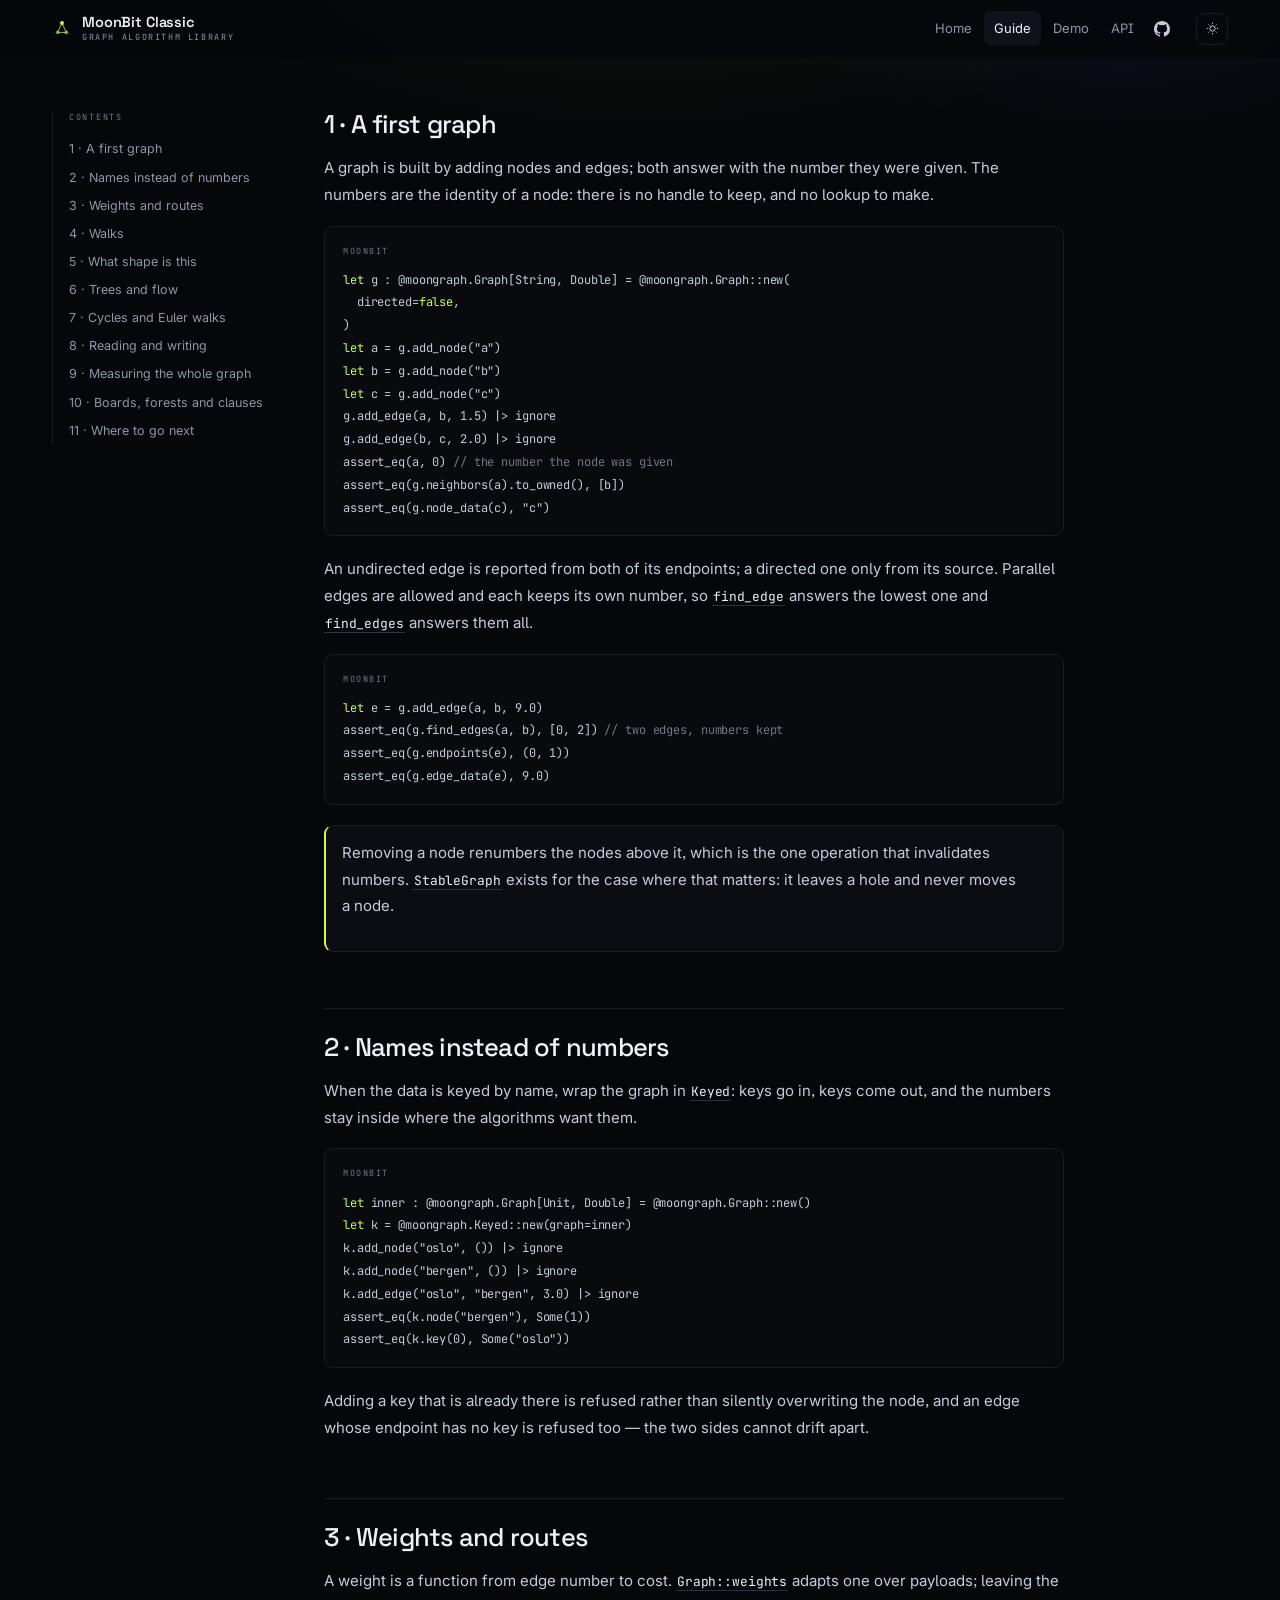
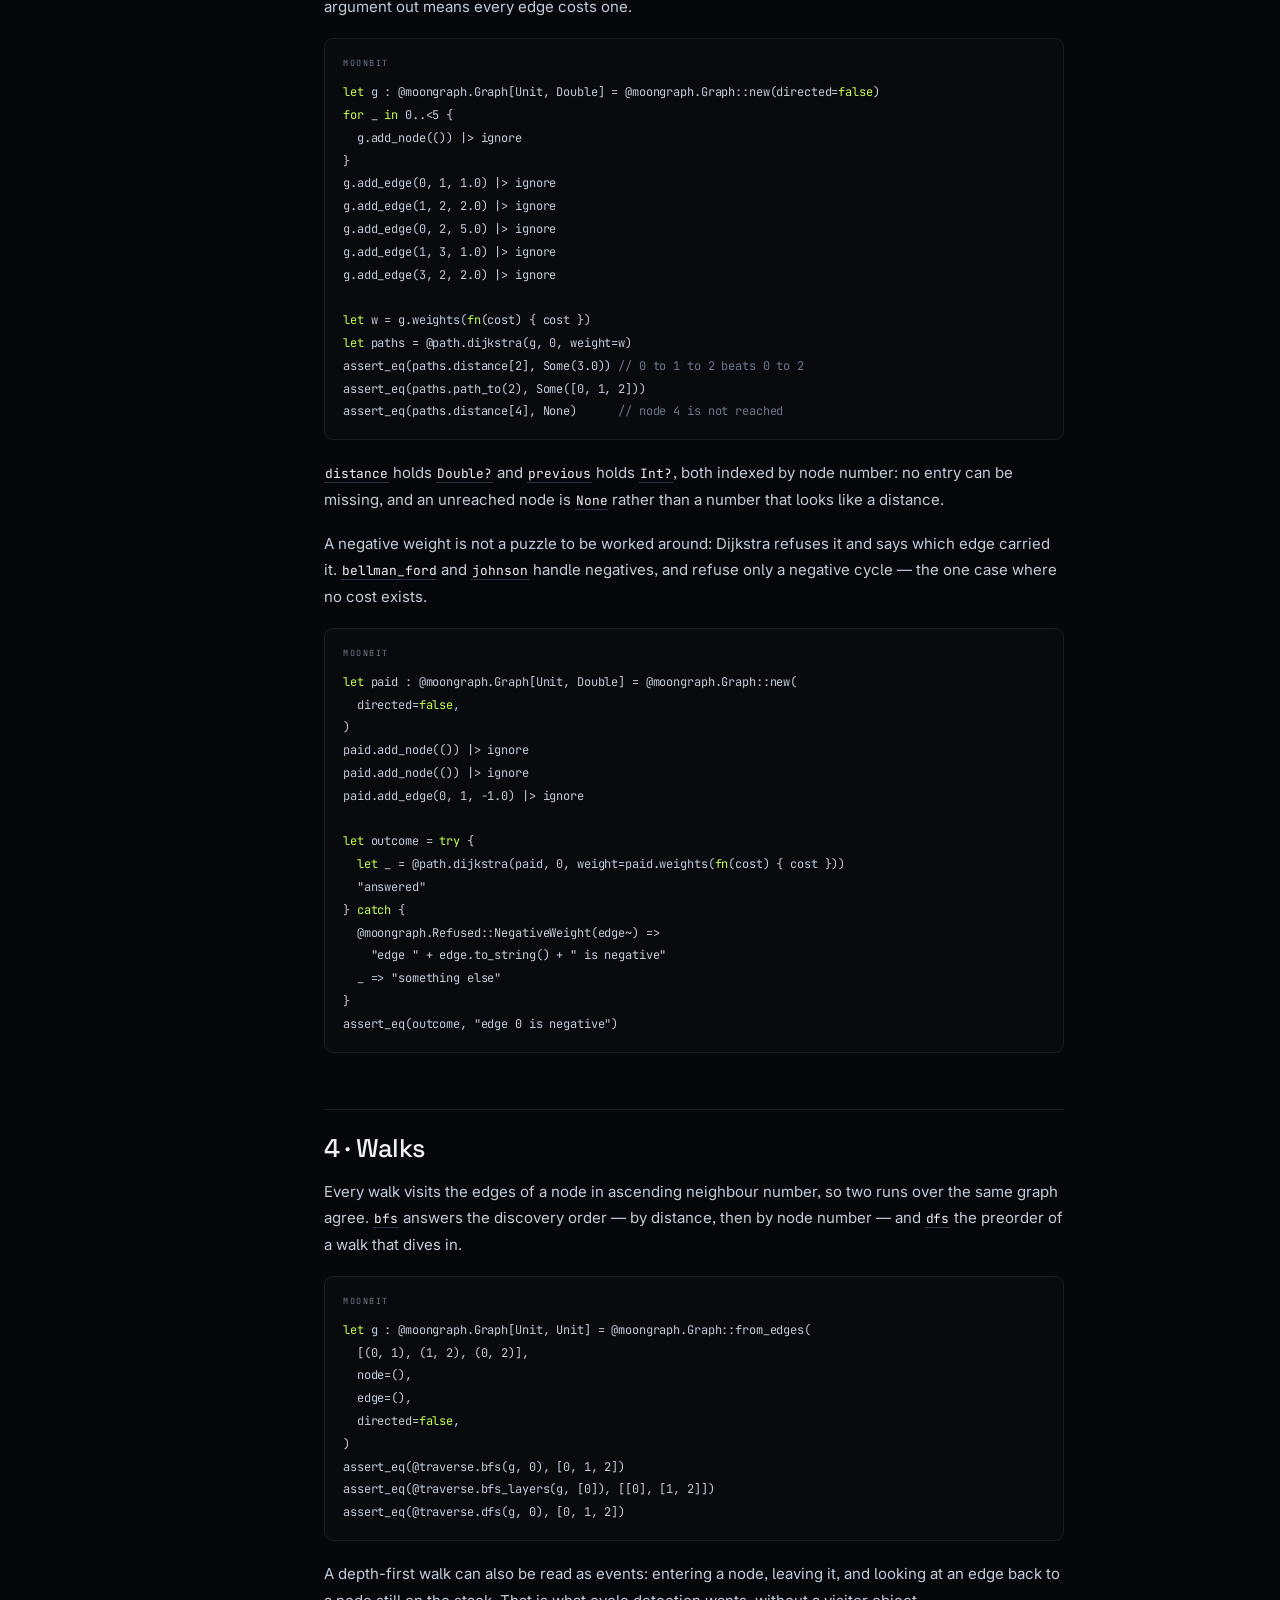
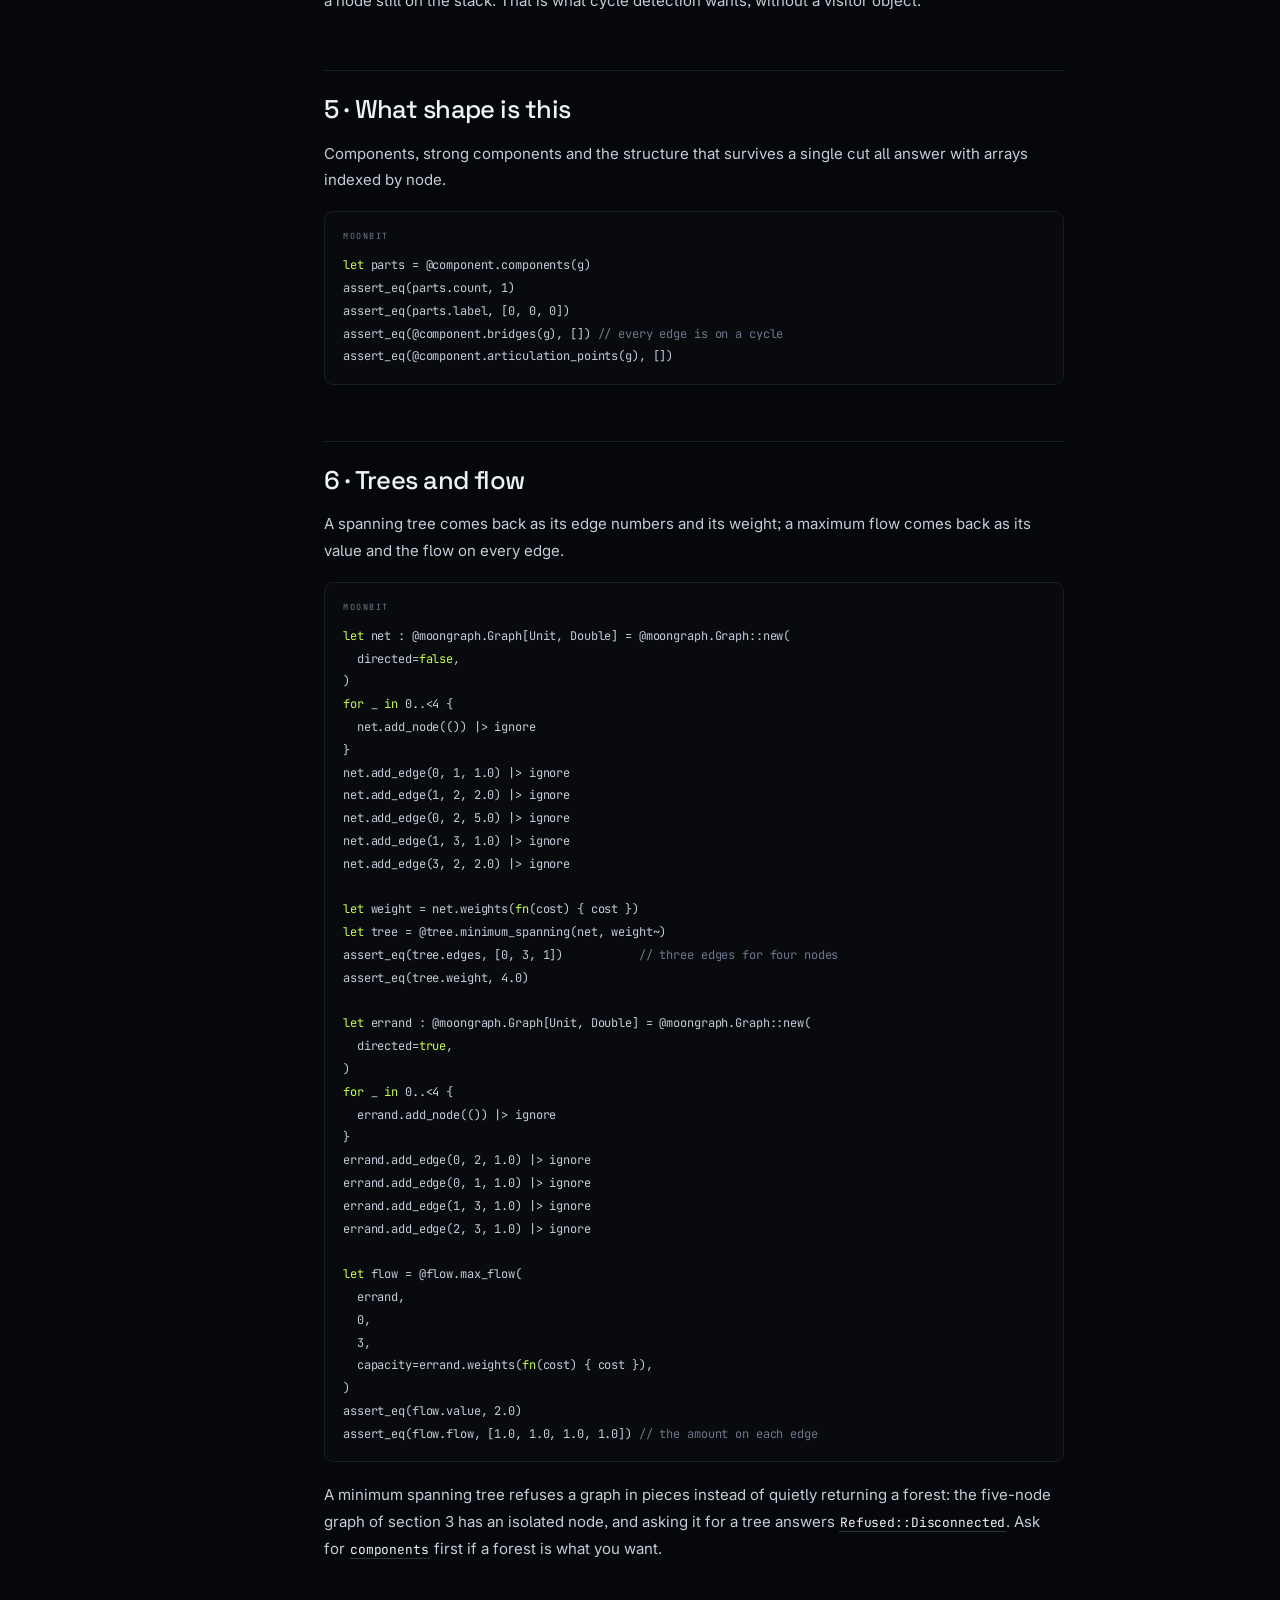
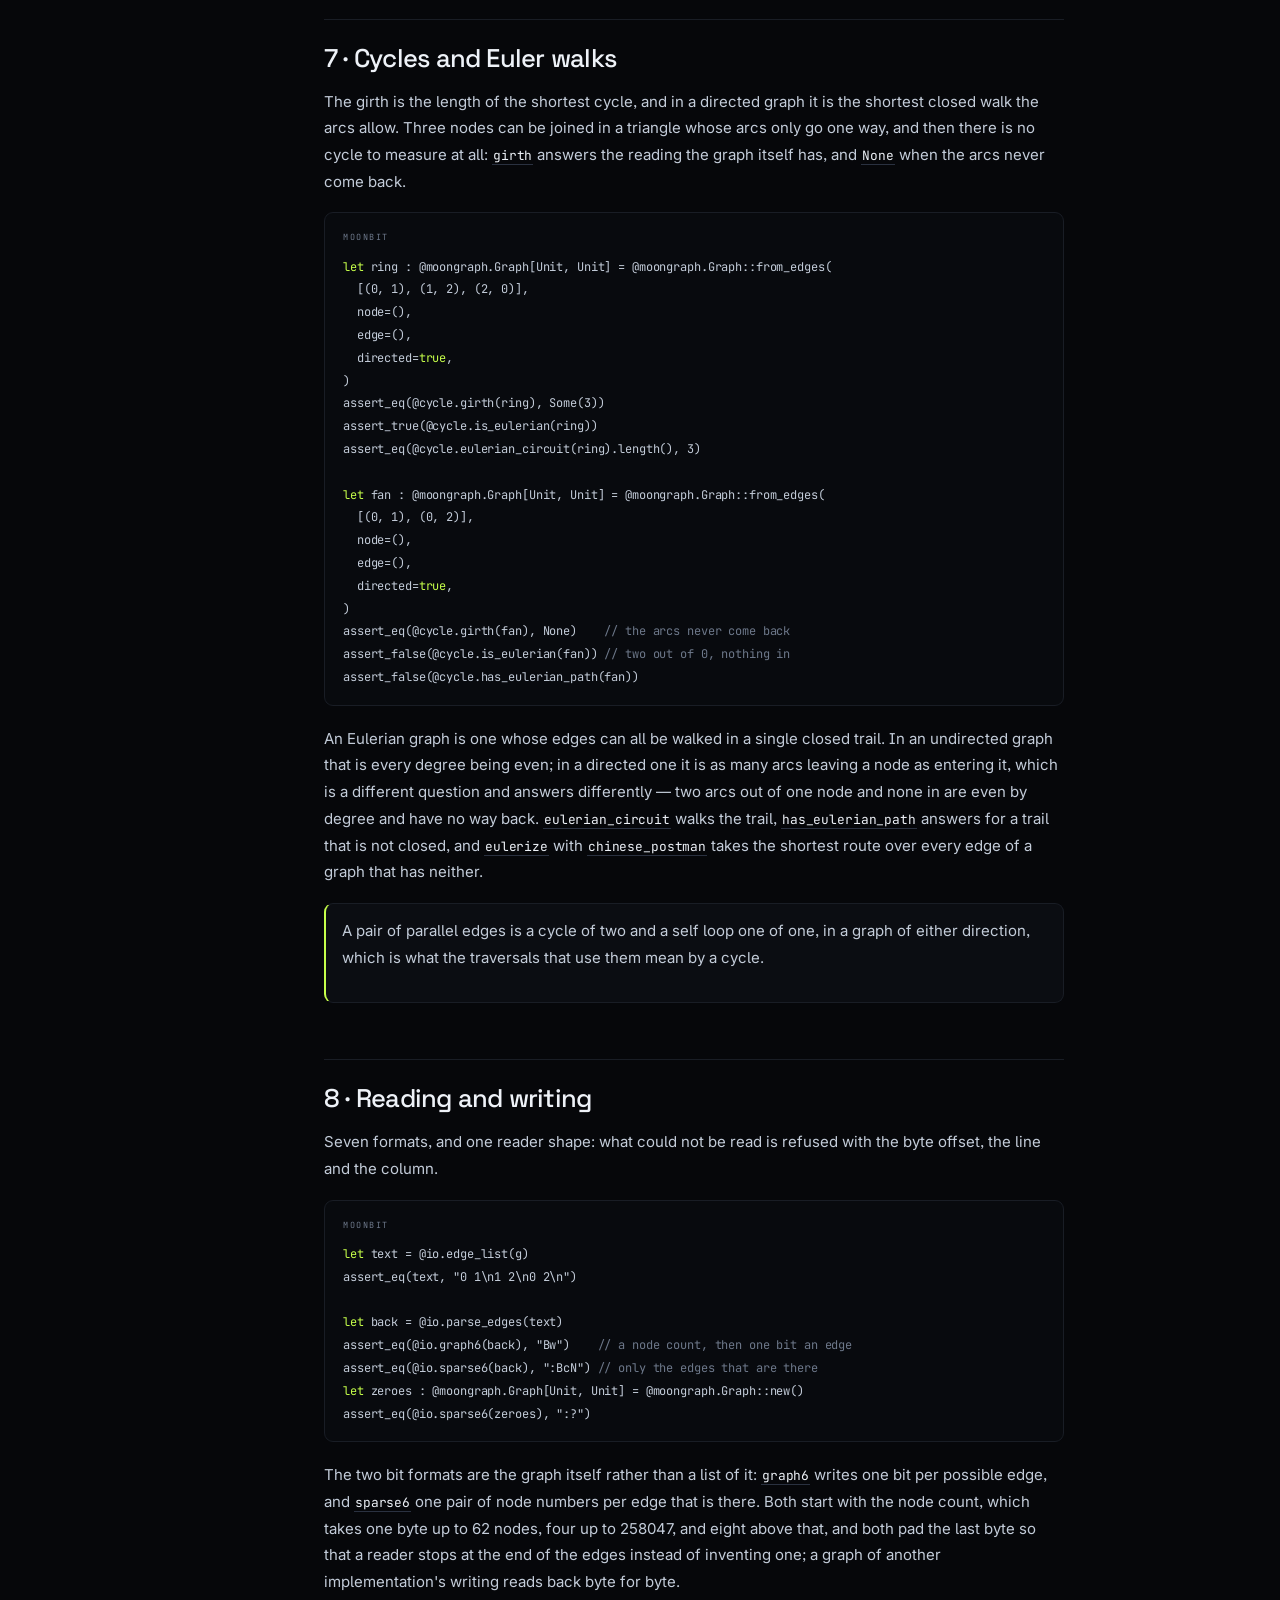
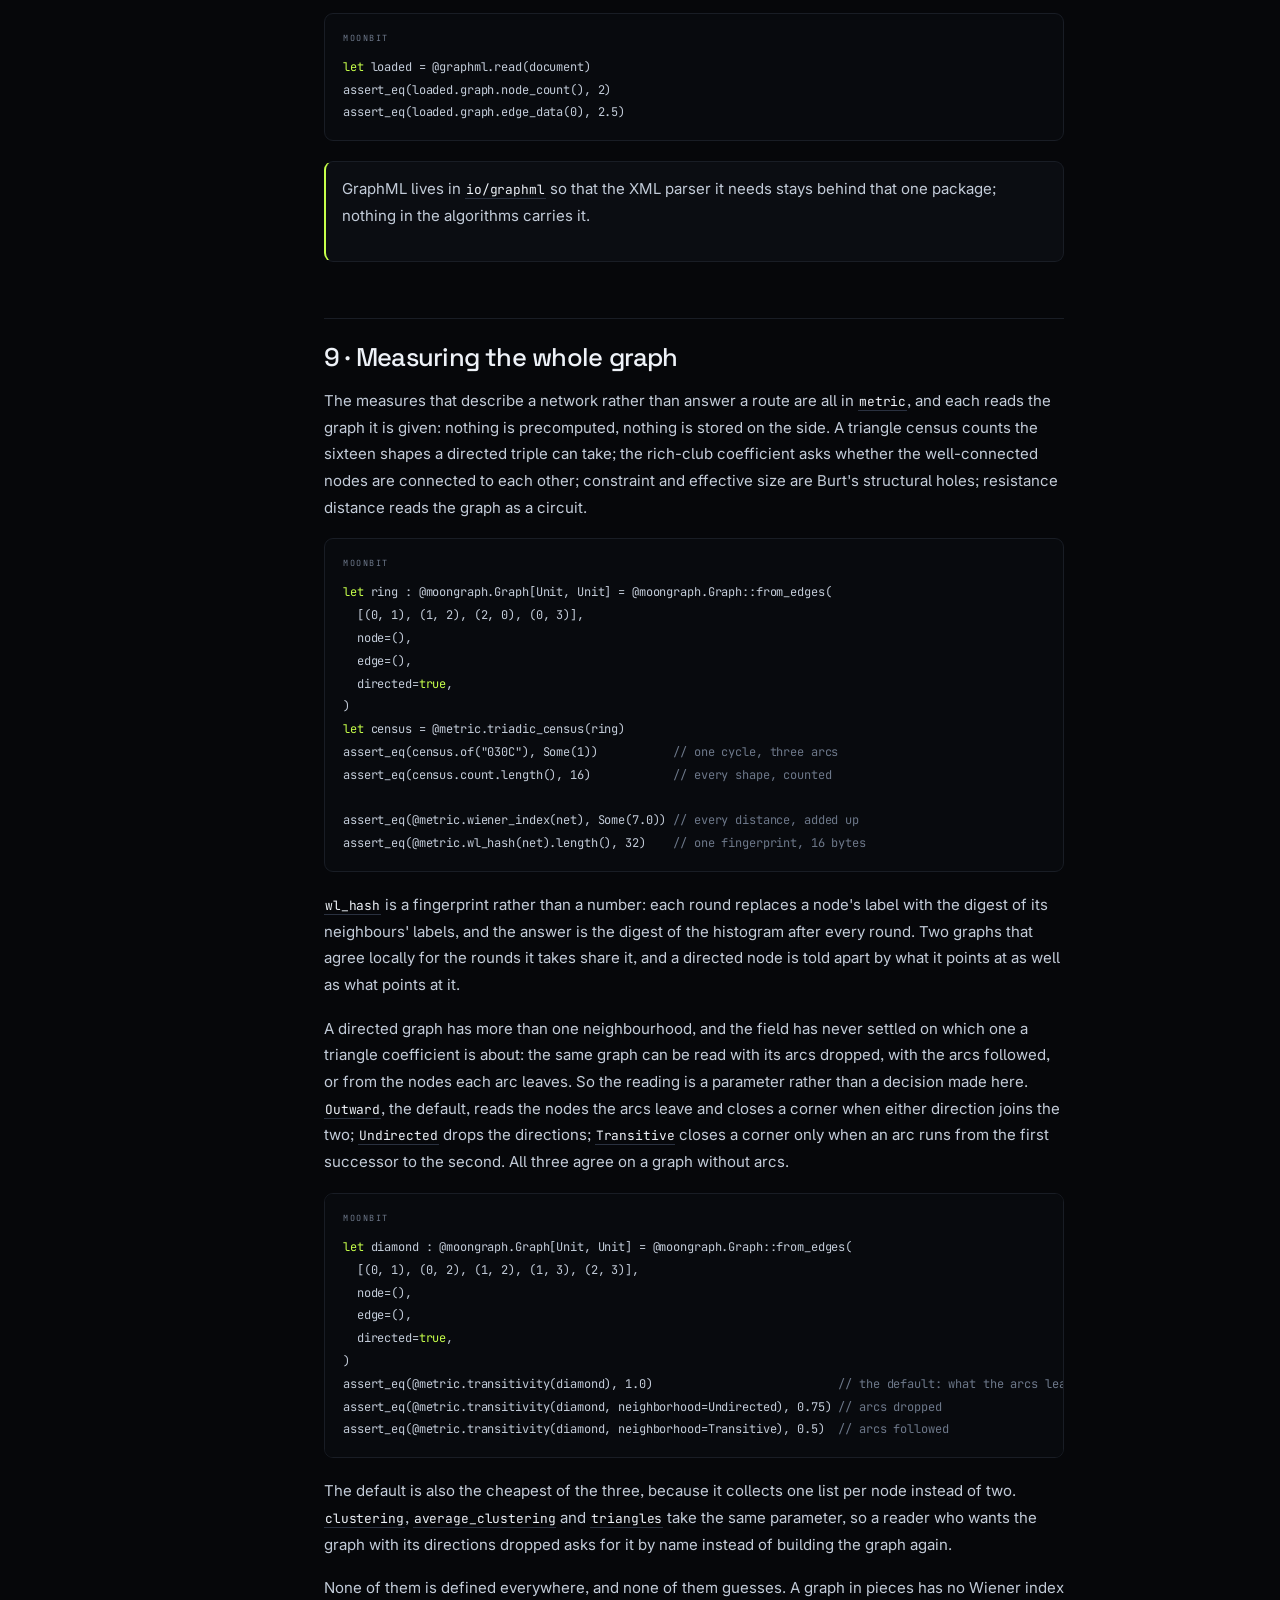
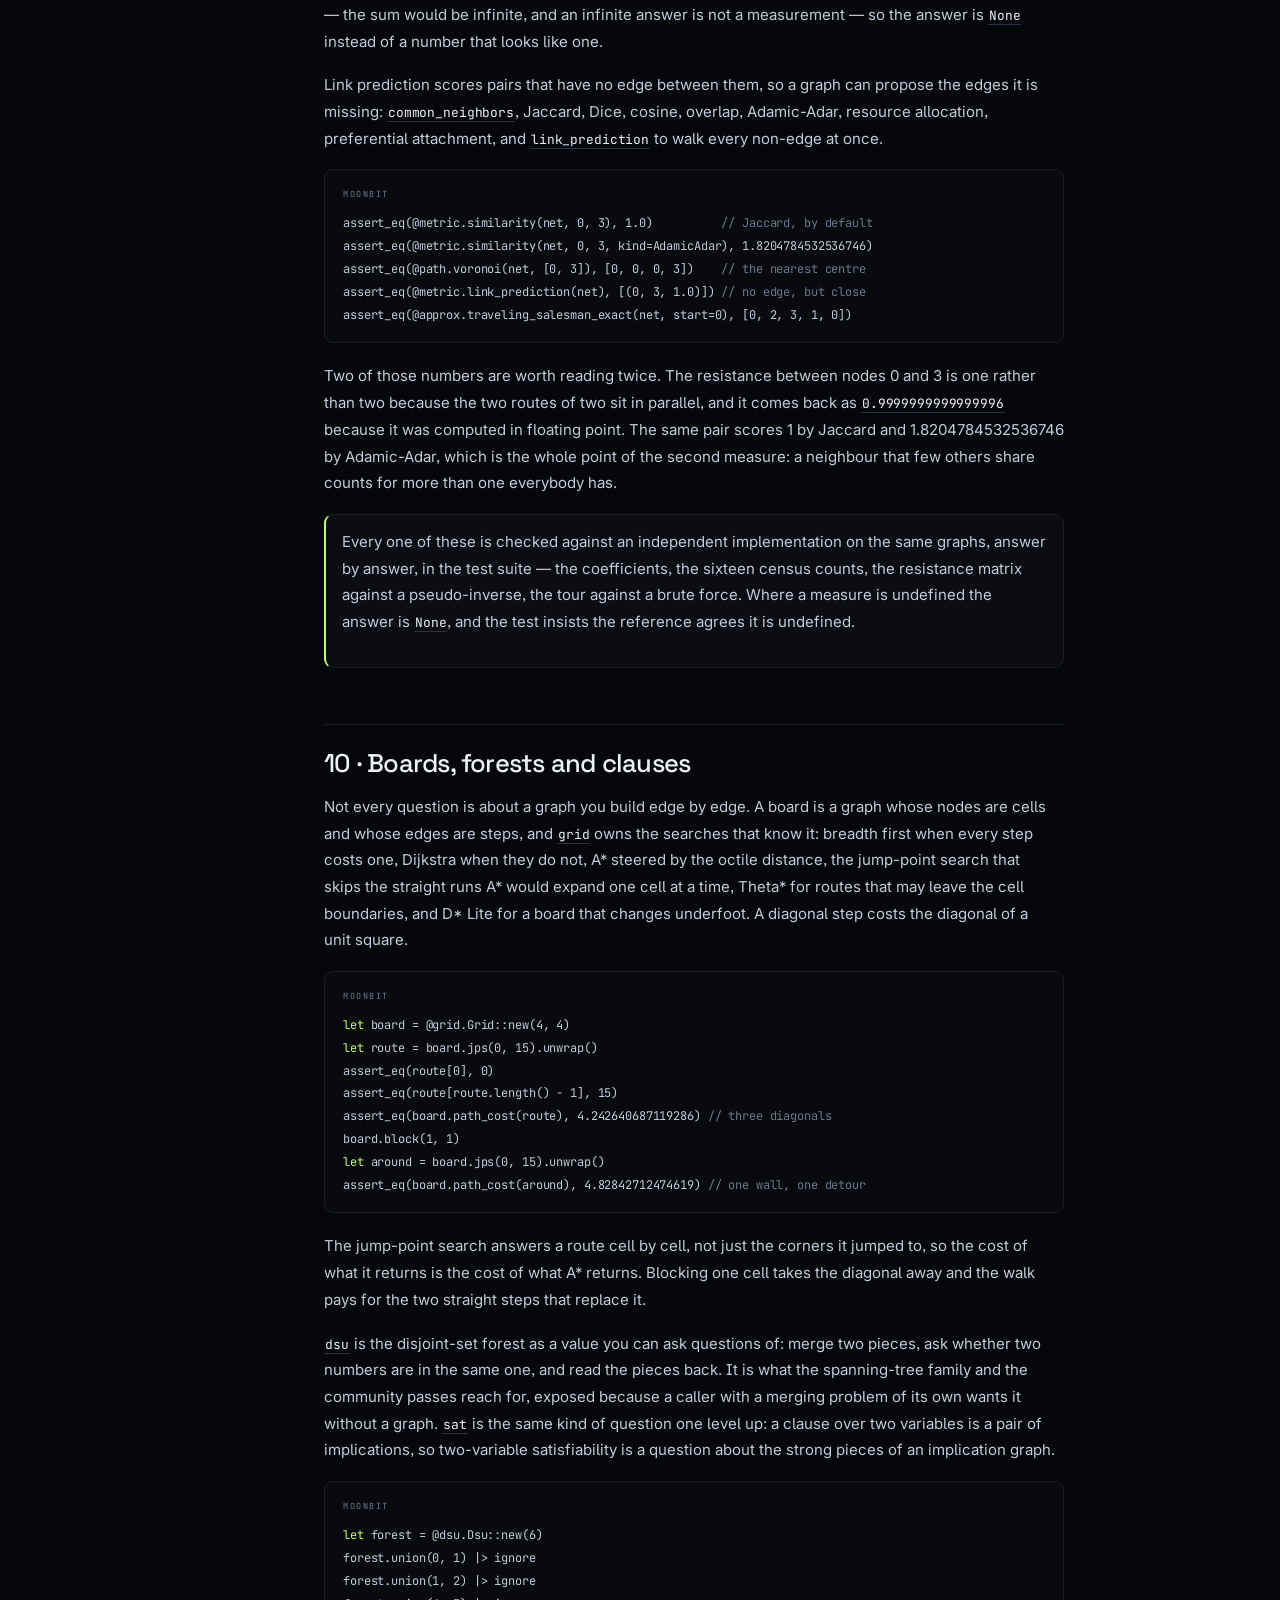
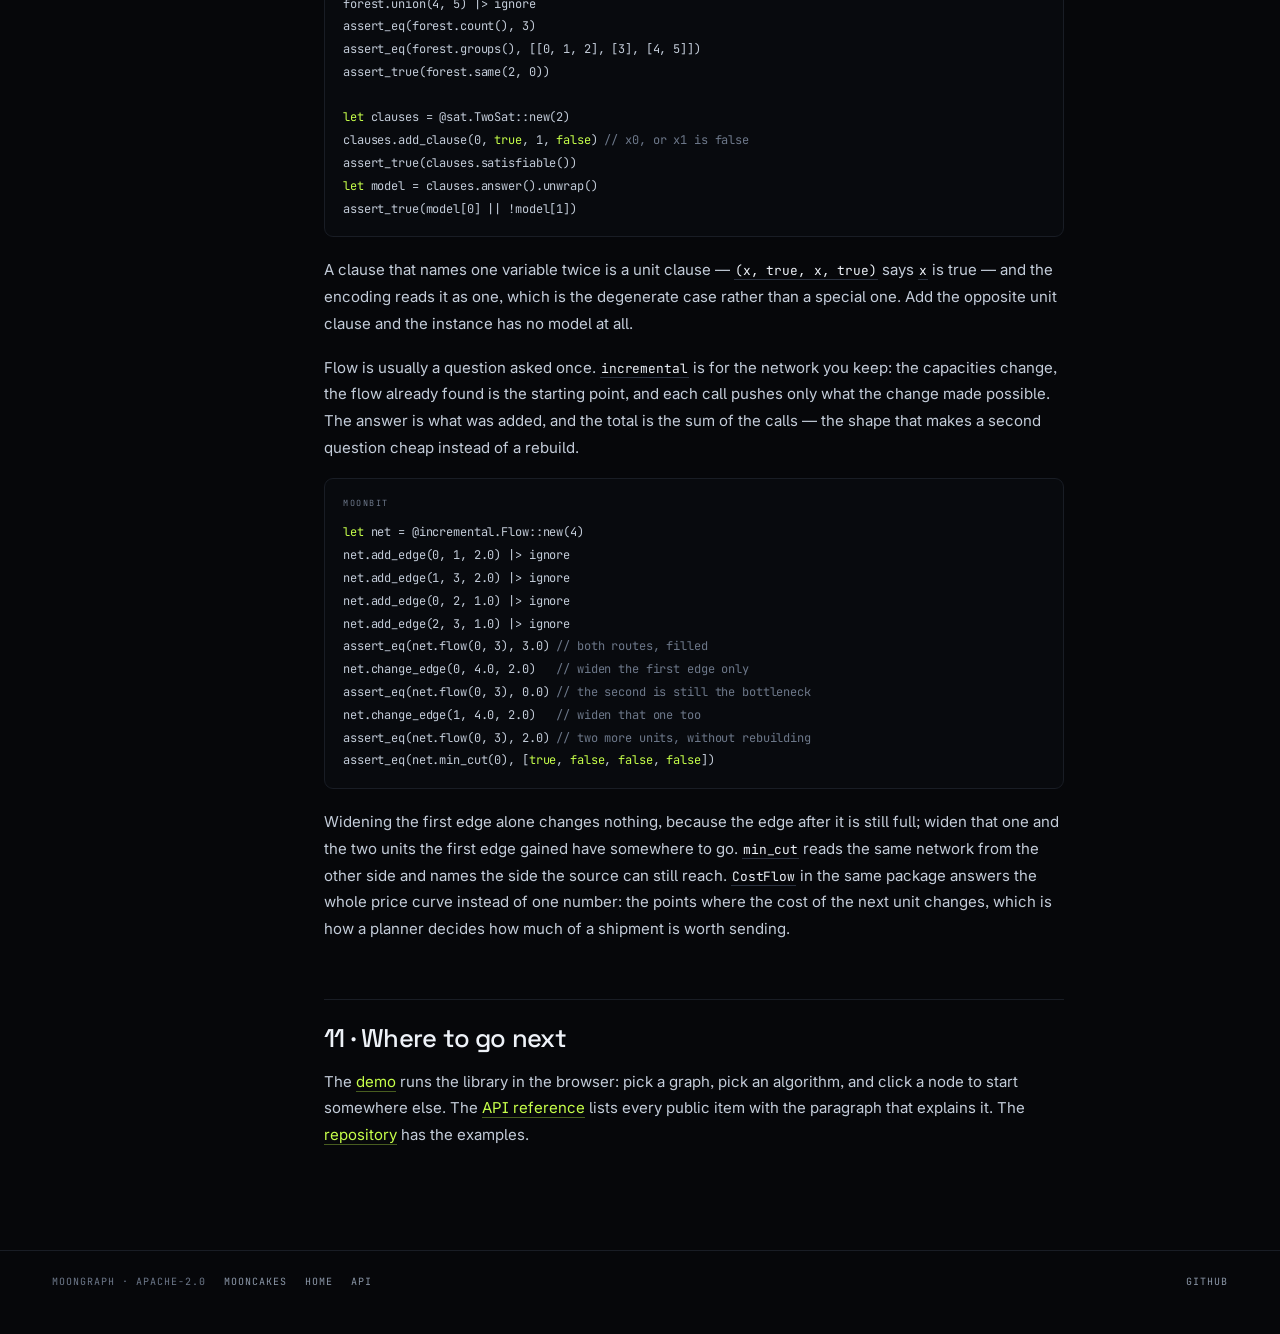
<file: docs/guide.html>
<!doctype html>
<html lang="en">
<head>
<meta charset="utf-8">
<meta name="viewport" content="width=device-width, initial-scale=1">
<title>Guide · MoonBit Classic</title>
<meta name="description" content="From the first graph to flow and file formats, in MoonBit.">
<link rel="icon" href="data:image/svg+xml,%3Csvg xmlns='http://www.w3.org/2000/svg' viewBox='0 0 32 32'%3E%3Cpath d='M9 23 L23 23 L16 8 Z' fill='none' stroke='%23c6ff4a' stroke-width='1.6'/%3E%3Ccircle cx='16' cy='8' r='3' fill='%23c6ff4a'/%3E%3Ccircle cx='9' cy='23' r='3' fill='%23c6ff4a'/%3E%3Ccircle cx='23' cy='23' r='3' fill='%23c6ff4a'/%3E%3C/svg%3E">
<link rel="stylesheet" href="styles.css">
</head>
<body>

<header class="top">
  <div class="wrap">
    <a class="brand" href="index.html">
      <svg width="20" height="20" viewBox="0 0 32 32" aria-hidden="true">
        <path d="M9 23 L23 23 L16 8 Z" fill="none" stroke="currentColor" stroke-width="1.6" opacity="0.75"/>
        <circle cx="16" cy="8" r="3.1" fill="currentColor"/>
        <circle cx="9" cy="23" r="3.1" fill="currentColor" opacity="0.55"/>
        <circle cx="23" cy="23" r="3.1" fill="currentColor" opacity="0.55"/>
      </svg>
      <span class="brand-text">
        <span class="brand-line">MoonBit Classic</span>
        <span class="brand-sub">Graph Algorithm Library</span>
      </span>
    </a>
    <nav class="pages">
      <a href="index.html">Home</a>
      <a href="guide.html" aria-current="page">Guide</a>
      <a href="demo.html">Demo</a>
      <a href="api.html">API</a>
      <a href="https://github.com/moonbitstack/moongraph" aria-label="The repository">
        <svg width="16" height="16" viewBox="0 0 16 16" fill="currentColor" aria-hidden="true"><path d="M8 0C3.58 0 0 3.58 0 8c0 3.54 2.29 6.53 5.47 7.59.4.07.55-.17.55-.38v-1.34c-2.23.48-2.7-1.07-2.7-1.07-.36-.93-.89-1.18-.89-1.18-.73-.5.06-.49.06-.49.81.06 1.23.83 1.23.83.72 1.23 1.88.88 2.34.67.07-.52.28-.88.51-1.08-1.78-.2-3.64-.89-3.64-3.95 0-.87.31-1.59.82-2.15-.08-.2-.36-1.02.08-2.12 0 0 .67-.21 2.2.82a7.6 7.6 0 0 1 4 0c1.53-1.03 2.2-.82 2.2-.82.44 1.1.16 1.92.08 2.12.51.56.82 1.28.82 2.15 0 3.07-1.87 3.75-3.65 3.95.29.25.54.73.54 1.48v2.2c0 .21.15.46.55.38A8 8 0 0 0 16 8c0-4.42-3.58-8-8-8Z"/></svg>
      </a>
    </nav>
    <button class="icon-btn" data-theme-toggle aria-label="Switch the theme">
      <svg width="15" height="15" viewBox="0 0 24 24" fill="none" stroke="currentColor" stroke-width="1.6" aria-hidden="true"><path d="M12 3v2M12 19v2M3 12h2M19 12h2M5.6 5.6l1.4 1.4M17 17l1.4 1.4M5.6 18.4 7 17M17 7l1.4-1.4"/><circle cx="12" cy="12" r="4.2"/></svg>
    </button>
  </div>
</header>

<main class="wrap doc">
  <aside class="toc">
    <div class="t">Contents</div>
    <a href="#start">1 · A first graph</a>
    <a href="#keyed">2 · Names instead of numbers</a>
    <a href="#weights">3 · Weights and routes</a>
    <a href="#walks">4 · Walks</a>
    <a href="#shape">5 · What shape is this</a>
    <a href="#trees">6 · Trees and flow</a>
    <a href="#cycles">7 · Cycles and Euler walks</a>
    <a href="#files">8 · Reading and writing</a>
    <a href="#measure">9 · Measuring the whole graph</a>
    <a href="#elsewhere">10 · Boards, forests and clauses</a>
    <a href="#next">11 · Where to go next</a>
  </aside>

  <article class="prose">

    <h2 id="start">1 · A first graph</h2>
    <p>
      A graph is built by adding nodes and edges; both answer with the number they were given.
      The numbers are the identity of a node: there is no handle to keep, and no lookup to make.
    </p>
    <pre data-lang="moonbit"><code data-snippet="guide/first-graph"><span class="k">let</span> g : @moongraph.Graph[String, Double] = @moongraph.Graph::new(
  directed=<span class="k">false</span>,
)
<span class="k">let</span> a = g.add_node("a")
<span class="k">let</span> b = g.add_node("b")
<span class="k">let</span> c = g.add_node("c")
g.add_edge(a, b, 1.5) |&gt; ignore
g.add_edge(b, c, 2.0) |&gt; ignore
assert_eq(a, 0) <span class="c">// the number the node was given</span>
assert_eq(g.neighbors(a).to_owned(), [b])
assert_eq(g.node_data(c), "c")</code></pre>
    <p>
      An undirected edge is reported from both of its endpoints; a directed one only from its
      source. Parallel edges are allowed and each keeps its own number, so
      <code>find_edge</code> answers the lowest one and <code>find_edges</code> answers them all.
    </p>
    <pre data-lang="moonbit"><code data-snippet="guide/parallel-edges"><span class="k">let</span> e = g.add_edge(a, b, 9.0)
assert_eq(g.find_edges(a, b), [0, 2]) <span class="c">// two edges, numbers kept</span>
assert_eq(g.endpoints(e), (0, 1))
assert_eq(g.edge_data(e), 9.0)</code></pre>
    <div class="note">
      <p>
        Removing a node renumbers the nodes above it, which is the one operation that invalidates
        numbers. <code>StableGraph</code> exists for the case where that matters: it leaves a hole
        and never moves a node.
      </p>
    </div>

    <h2 id="keyed">2 · Names instead of numbers</h2>
    <p>
      When the data is keyed by name, wrap the graph in <code>Keyed</code>: keys go in, keys come
      out, and the numbers stay inside where the algorithms want them.
    </p>
    <pre data-lang="moonbit"><code data-snippet="guide/keyed"><span class="k">let</span> inner : @moongraph.Graph[Unit, Double] = @moongraph.Graph::new()
<span class="k">let</span> k = @moongraph.Keyed::new(graph=inner)
k.add_node("oslo", ()) |&gt; ignore
k.add_node("bergen", ()) |&gt; ignore
k.add_edge("oslo", "bergen", 3.0) |&gt; ignore
assert_eq(k.node("bergen"), Some(1))
assert_eq(k.key(0), Some("oslo"))</code></pre>
    <p>
      Adding a key that is already there is refused rather than silently overwriting the node, and
      an edge whose endpoint has no key is refused too — the two sides cannot drift apart.
    </p>

    <h2 id="weights">3 · Weights and routes</h2>
    <p>
      A weight is a function from edge number to cost. <code>Graph::weights</code> adapts one over
      payloads; leaving the argument out means every edge costs one.
    </p>
    <pre data-lang="moonbit"><code data-snippet="guide/weights"><span class="k">let</span> g : @moongraph.Graph[Unit, Double] = @moongraph.Graph::new(directed=<span class="k">false</span>)
<span class="k">for</span> _ <span class="k">in</span> 0..&lt;5 {
  g.add_node(()) |&gt; ignore
}
g.add_edge(0, 1, 1.0) |&gt; ignore
g.add_edge(1, 2, 2.0) |&gt; ignore
g.add_edge(0, 2, 5.0) |&gt; ignore
g.add_edge(1, 3, 1.0) |&gt; ignore
g.add_edge(3, 2, 2.0) |&gt; ignore

<span class="k">let</span> w = g.weights(<span class="k">fn</span>(cost) { cost })
<span class="k">let</span> paths = @path.dijkstra(g, 0, weight=w)
assert_eq(paths.distance[2], Some(3.0)) <span class="c">// 0 to 1 to 2 beats 0 to 2</span>
assert_eq(paths.path_to(2), Some([0, 1, 2]))
assert_eq(paths.distance[4], None)      <span class="c">// node 4 is not reached</span></code></pre>
    <p>
      <code>distance</code> holds <code>Double?</code> and <code>previous</code> holds
      <code>Int?</code>, both indexed by node number: no entry can be missing, and an unreached node
      is <code>None</code> rather than a number that looks like a distance.
    </p>
    <p>
      A negative weight is not a puzzle to be worked around: Dijkstra refuses it and says which edge
      carried it. <code>bellman_ford</code> and <code>johnson</code> handle negatives, and refuse
      only a negative cycle — the one case where no cost exists.
    </p>
    <pre data-lang="moonbit"><code data-snippet="guide/refusal"><span class="k">let</span> paid : @moongraph.Graph[Unit, Double] = @moongraph.Graph::new(
  directed=<span class="k">false</span>,
)
paid.add_node(()) |&gt; ignore
paid.add_node(()) |&gt; ignore
paid.add_edge(0, 1, -1.0) |&gt; ignore

<span class="k">let</span> outcome = <span class="k">try</span> {
  <span class="k">let</span> _ = @path.dijkstra(paid, 0, weight=paid.weights(<span class="k">fn</span>(cost) { cost }))
  "answered"
} <span class="k">catch</span> {
  @moongraph.Refused::NegativeWeight(edge~) =&gt;
    "edge " + edge.to_string() + " is negative"
  _ =&gt; "something else"
}
assert_eq(outcome, "edge 0 is negative")</code></pre>

    <h2 id="walks">4 · Walks</h2>
    <p>
      Every walk visits the edges of a node in ascending neighbour number, so two runs over the
      same graph agree. <code>bfs</code> answers the discovery order — by distance, then by node
      number — and <code>dfs</code> the preorder of a walk that dives in.
    </p>
    <pre data-lang="moonbit"><code data-snippet="guide/walks"><span class="k">let</span> g : @moongraph.Graph[Unit, Unit] = @moongraph.Graph::from_edges(
  [(0, 1), (1, 2), (0, 2)],
  node=(),
  edge=(),
  directed=<span class="k">false</span>,
)
assert_eq(@traverse.bfs(g, 0), [0, 1, 2])
assert_eq(@traverse.bfs_layers(g, [0]), [[0], [1, 2]])
assert_eq(@traverse.dfs(g, 0), [0, 1, 2])</code></pre>
    <p>
      A depth-first walk can also be read as events: entering a node, leaving it, and looking at an
      edge back to a node still on the stack. That is what cycle detection wants, without a visitor
      object.
    </p>

    <h2 id="shape">5 · What shape is this</h2>
    <p>
      Components, strong components and the structure that survives a single cut all answer with
      arrays indexed by node.
    </p>
    <pre data-lang="moonbit"><code data-snippet="guide/shape"><span class="k">let</span> parts = @component.components(g)
assert_eq(parts.count, 1)
assert_eq(parts.label, [0, 0, 0])
assert_eq(@component.bridges(g), []) <span class="c">// every edge is on a cycle</span>
assert_eq(@component.articulation_points(g), [])</code></pre>

    <h2 id="trees">6 · Trees and flow</h2>
    <p>
      A spanning tree comes back as its edge numbers and its weight; a maximum flow comes back as
      its value and the flow on every edge.
    </p>
    <pre data-lang="moonbit"><code data-snippet="guide/trees-flow"><span class="k">let</span> net : @moongraph.Graph[Unit, Double] = @moongraph.Graph::new(
  directed=<span class="k">false</span>,
)
<span class="k">for</span> _ <span class="k">in</span> 0..&lt;4 {
  net.add_node(()) |&gt; ignore
}
net.add_edge(0, 1, 1.0) |&gt; ignore
net.add_edge(1, 2, 2.0) |&gt; ignore
net.add_edge(0, 2, 5.0) |&gt; ignore
net.add_edge(1, 3, 1.0) |&gt; ignore
net.add_edge(3, 2, 2.0) |&gt; ignore

<span class="k">let</span> weight = net.weights(<span class="k">fn</span>(cost) { cost })
<span class="k">let</span> tree = @tree.minimum_spanning(net, weight~)
assert_eq(tree.edges, [0, 3, 1])           <span class="c">// three edges for four nodes</span>
assert_eq(tree.weight, 4.0)

<span class="k">let</span> errand : @moongraph.Graph[Unit, Double] = @moongraph.Graph::new(
  directed=<span class="k">true</span>,
)
<span class="k">for</span> _ <span class="k">in</span> 0..&lt;4 {
  errand.add_node(()) |&gt; ignore
}
errand.add_edge(0, 2, 1.0) |&gt; ignore
errand.add_edge(0, 1, 1.0) |&gt; ignore
errand.add_edge(1, 3, 1.0) |&gt; ignore
errand.add_edge(2, 3, 1.0) |&gt; ignore

<span class="k">let</span> flow = @flow.max_flow(
  errand,
  0,
  3,
  capacity=errand.weights(<span class="k">fn</span>(cost) { cost }),
)
assert_eq(flow.value, 2.0)
assert_eq(flow.flow, [1.0, 1.0, 1.0, 1.0]) <span class="c">// the amount on each edge</span></code></pre>
    <p>
      A minimum spanning tree refuses a graph in pieces instead of quietly returning a forest: the
      five-node graph of section 3 has an isolated node, and asking it for a tree answers
      <code>Refused::Disconnected</code>. Ask for <code>components</code> first if a forest is what
      you want.
    </p>

    <h2 id="cycles">7 · Cycles and Euler walks</h2>
    <p>
      The girth is the length of the shortest cycle, and in a directed graph it is the shortest
      closed walk the arcs allow. Three nodes can be joined in a triangle whose arcs only go one
      way, and then there is no cycle to measure at all: <code>girth</code> answers the reading the
      graph itself has, and <code>None</code> when the arcs never come back.
    </p>
    <pre data-lang="moonbit"><code data-snippet="guide/cycles"><span class="k">let</span> ring : @moongraph.Graph[Unit, Unit] = @moongraph.Graph::from_edges(
  [(0, 1), (1, 2), (2, 0)],
  node=(),
  edge=(),
  directed=<span class="k">true</span>,
)
assert_eq(@cycle.girth(ring), Some(3))
assert_true(@cycle.is_eulerian(ring))
assert_eq(@cycle.eulerian_circuit(ring).length(), 3)

<span class="k">let</span> fan : @moongraph.Graph[Unit, Unit] = @moongraph.Graph::from_edges(
  [(0, 1), (0, 2)],
  node=(),
  edge=(),
  directed=<span class="k">true</span>,
)
assert_eq(@cycle.girth(fan), None)    <span class="c">// the arcs never come back</span>
assert_false(@cycle.is_eulerian(fan)) <span class="c">// two out of 0, nothing in</span>
assert_false(@cycle.has_eulerian_path(fan))</code></pre>
    <p>
      An Eulerian graph is one whose edges can all be walked in a single closed trail. In an
      undirected graph that is every degree being even; in a directed one it is as many arcs
      leaving a node as entering it, which is a different question and answers differently — two
      arcs out of one node and none in are even by degree and have no way back.
      <code>eulerian_circuit</code> walks the trail, <code>has_eulerian_path</code> answers for a
      trail that is not closed, and <code>eulerize</code> with <code>chinese_postman</code> takes
      the shortest route over every edge of a graph that has neither.
    </p>
    <div class="note">
      <p>
        A pair of parallel edges is a cycle of two and a self loop one of one, in a graph of either
        direction, which is what the traversals that use them mean by a cycle.
      </p>
    </div>

    <h2 id="files">8 · Reading and writing</h2>
    <p>
      Seven formats, and one reader shape: what could not be read is refused with the byte offset,
      the line and the column.
    </p>
    <pre data-lang="moonbit"><code data-snippet="guide/files"><span class="k">let</span> text = @io.edge_list(g)
assert_eq(text, "0 1\n1 2\n0 2\n")

<span class="k">let</span> back = @io.parse_edges(text)
assert_eq(@io.graph6(back), "Bw")    <span class="c">// a node count, then one bit an edge</span>
assert_eq(@io.sparse6(back), ":BcN") <span class="c">// only the edges that are there</span>
<span class="k">let</span> zeroes : @moongraph.Graph[Unit, Unit] = @moongraph.Graph::new()
assert_eq(@io.sparse6(zeroes), ":?")</code></pre>
    <p>
      The two bit formats are the graph itself rather than a list of it: <code>graph6</code> writes
      one bit per possible edge, and <code>sparse6</code> one pair of node numbers per edge that is
      there. Both start with the node count, which takes one byte up to 62 nodes, four up to
      258047, and eight above that, and both pad the last byte so that a reader stops at the end of
      the edges instead of inventing one; a graph of another implementation's writing reads back
      byte for byte.
    </p>
    <pre data-lang="moonbit"><code data-snippet="guide/graphml"><span class="k">let</span> loaded = @graphml.read(document)
assert_eq(loaded.graph.node_count(), 2)
assert_eq(loaded.graph.edge_data(0), 2.5)</code></pre>
    <div class="note">
      <p>
        GraphML lives in <code>io/graphml</code> so that the XML parser it needs stays behind that
        one package; nothing in the algorithms carries it.
      </p>
    </div>

    <h2 id="measure">9 · Measuring the whole graph</h2>
    <p>
      The measures that describe a network rather than answer a route are all in
      <code>metric</code>, and each reads the graph it is given: nothing is precomputed, nothing
      is stored on the side. A triangle census counts the sixteen shapes a directed triple can
      take; the rich-club coefficient asks whether the well-connected nodes are connected to each
      other; constraint and effective size are Burt's structural holes; resistance distance reads
      the graph as a circuit.
    </p>
    <pre data-lang="moonbit"><code data-snippet="guide/measure"><span class="k">let</span> ring : @moongraph.Graph[Unit, Unit] = @moongraph.Graph::from_edges(
  [(0, 1), (1, 2), (2, 0), (0, 3)],
  node=(),
  edge=(),
  directed=<span class="k">true</span>,
)
<span class="k">let</span> census = @metric.triadic_census(ring)
assert_eq(census.of("030C"), Some(1))           <span class="c">// one cycle, three arcs</span>
assert_eq(census.count.length(), 16)            <span class="c">// every shape, counted</span>

assert_eq(@metric.wiener_index(net), Some(7.0)) <span class="c">// every distance, added up</span>
assert_eq(@metric.wl_hash(net).length(), 32)    <span class="c">// one fingerprint, 16 bytes</span></code></pre>
    <p>
      <code>wl_hash</code> is a fingerprint rather than a number: each round replaces a node's label
      with the digest of its neighbours' labels, and the answer is the digest of the histogram after
      every round. Two graphs that agree locally for the rounds it takes share it, and a directed
      node is told apart by what it points at as well as what points at it.
    </p>
    <p>
      A directed graph has more than one neighbourhood, and the field has never settled on which
      one a triangle coefficient is about: the same graph can be read with its arcs dropped, with
      the arcs followed, or from the nodes each arc leaves. So the reading is a parameter rather
      than a decision made here. <code>Outward</code>, the default, reads the nodes the arcs
      leave and closes a corner when either direction joins the two; <code>Undirected</code>
      drops the directions; <code>Transitive</code> closes a corner only when an arc runs from
      the first successor to the second. All three agree on a graph without arcs.
    </p>
    <pre data-lang="moonbit"><code data-snippet="guide/readings"><span class="k">let</span> diamond : @moongraph.Graph[Unit, Unit] = @moongraph.Graph::from_edges(
  [(0, 1), (0, 2), (1, 2), (1, 3), (2, 3)],
  node=(),
  edge=(),
  directed=<span class="k">true</span>,
)
assert_eq(@metric.transitivity(diamond), 1.0)                           <span class="c">// the default: what the arcs leave</span>
assert_eq(@metric.transitivity(diamond, neighborhood=Undirected), 0.75) <span class="c">// arcs dropped</span>
assert_eq(@metric.transitivity(diamond, neighborhood=Transitive), 0.5)  <span class="c">// arcs followed</span></code></pre>
    <p>
      The default is also the cheapest of the three, because it collects one list per node
      instead of two. <code>clustering</code>, <code>average_clustering</code> and
      <code>triangles</code> take the same parameter, so a reader who wants the graph with its
      directions dropped asks for it by name instead of building the graph again.
    </p>
    <p>
      None of them is defined everywhere, and none of them guesses. A graph in pieces has no Wiener
      index — the sum would be infinite, and an infinite answer is not a measurement — so the answer
      is <code>None</code> instead of a number that looks like one.
    </p>
    <p>
      Link prediction scores pairs that have no edge between them, so a graph can propose the
      edges it is missing: <code>common_neighbors</code>, Jaccard, Dice, cosine, overlap, Adamic-Adar,
      resource allocation, preferential attachment, and <code>link_prediction</code> to walk every
      non-edge at once.
    </p>
    <pre data-lang="moonbit"><code data-snippet="guide/ranking">assert_eq(@metric.similarity(net, 0, 3), 1.0)          <span class="c">// Jaccard, by default</span>
assert_eq(@metric.similarity(net, 0, 3, kind=AdamicAdar), 1.8204784532536746)
assert_eq(@path.voronoi(net, [0, 3]), [0, 0, 0, 3])    <span class="c">// the nearest centre</span>
assert_eq(@metric.link_prediction(net), [(0, 3, 1.0)]) <span class="c">// no edge, but close</span>
assert_eq(@approx.traveling_salesman_exact(net, start=0), [0, 2, 3, 1, 0])</code></pre>
    <p>
      Two of those numbers are worth reading twice. The resistance between nodes 0 and 3 is one
      rather than two because the two routes of two sit in parallel, and it comes back as
      <code>0.9999999999999996</code> because it was computed in floating point. The same pair
      scores 1 by Jaccard and 1.8204784532536746 by Adamic-Adar, which is the whole point of the
      second measure: a neighbour that few others share counts for more than one everybody has.
    </p>
    <div class="note">
      <p>
        Every one of these is checked against an independent implementation on the same graphs,
        answer by answer, in the test suite — the coefficients, the sixteen census counts, the
        resistance matrix against a pseudo-inverse, the tour against a brute force. Where a measure
        is undefined the answer is <code>None</code>, and the test insists the reference agrees it
        is undefined.
      </p>
    </div>

    <h2 id="elsewhere">10 · Boards, forests and clauses</h2>
    <p>
      Not every question is about a graph you build edge by edge. A board is a graph whose nodes
      are cells and whose edges are steps, and <code>grid</code> owns the searches that know it:
      breadth first when every step costs one, Dijkstra when they do not, A* steered by the octile
      distance, the jump-point search that skips the straight runs A* would expand one cell at a
      time, Theta* for routes that may leave the cell boundaries, and D* Lite for a board that
      changes underfoot. A diagonal step costs the diagonal of a unit square.
    </p>
    <pre data-lang="moonbit"><code data-snippet="guide/board"><span class="k">let</span> board = @grid.Grid::new(4, 4)
<span class="k">let</span> route = board.jps(0, 15).unwrap()
assert_eq(route[0], 0)
assert_eq(route[route.length() - 1], 15)
assert_eq(board.path_cost(route), 4.242640687119286) <span class="c">// three diagonals</span>
board.block(1, 1)
<span class="k">let</span> around = board.jps(0, 15).unwrap()
assert_eq(board.path_cost(around), 4.82842712474619) <span class="c">// one wall, one detour</span></code></pre>
    <p>
      The jump-point search answers a route cell by cell, not just the corners it jumped to, so the
      cost of what it returns is the cost of what A* returns. Blocking one cell takes the diagonal
      away and the walk pays for the two straight steps that replace it.
    </p>
    <p>
      <code>dsu</code> is the disjoint-set forest as a value you can ask questions of: merge two
      pieces, ask whether two numbers are in the same one, and read the pieces back. It is what the
      spanning-tree family and the community passes reach for, exposed because a caller with a
      merging problem of its own wants it without a graph. <code>sat</code> is the same kind of
      question one level up: a clause over two variables is a pair of implications, so two-variable
      satisfiability is a question about the strong pieces of an implication graph.
    </p>
    <pre data-lang="moonbit"><code data-snippet="guide/sets-clauses"><span class="k">let</span> forest = @dsu.Dsu::new(6)
forest.union(0, 1) |&gt; ignore
forest.union(1, 2) |&gt; ignore
forest.union(4, 5) |&gt; ignore
assert_eq(forest.count(), 3)
assert_eq(forest.groups(), [[0, 1, 2], [3], [4, 5]])
assert_true(forest.same(2, 0))

<span class="k">let</span> clauses = @sat.TwoSat::new(2)
clauses.add_clause(0, <span class="k">true</span>, 1, <span class="k">false</span>) <span class="c">// x0, or x1 is false</span>
assert_true(clauses.satisfiable())
<span class="k">let</span> model = clauses.answer().unwrap()
assert_true(model[0] || !model[1])</code></pre>
    <p>
      A clause that names one variable twice is a unit clause — <code>(x, true, x, true)</code> says
      <code>x</code> is true — and the encoding reads it as one, which is the degenerate case rather
      than a special one. Add the opposite unit clause and the instance has no model at all.
    </p>
    <p>
      Flow is usually a question asked once. <code>incremental</code> is for the network you keep:
      the capacities change, the flow already found is the starting point, and each call pushes only
      what the change made possible. The answer is what was added, and the total is the sum of the
      calls — the shape that makes a second question cheap instead of a rebuild.
    </p>
    <pre data-lang="moonbit"><code data-snippet="guide/kept-flow"><span class="k">let</span> net = @incremental.Flow::new(4)
net.add_edge(0, 1, 2.0) |&gt; ignore
net.add_edge(1, 3, 2.0) |&gt; ignore
net.add_edge(0, 2, 1.0) |&gt; ignore
net.add_edge(2, 3, 1.0) |&gt; ignore
assert_eq(net.flow(0, 3), 3.0) <span class="c">// both routes, filled</span>
net.change_edge(0, 4.0, 2.0)   <span class="c">// widen the first edge only</span>
assert_eq(net.flow(0, 3), 0.0) <span class="c">// the second is still the bottleneck</span>
net.change_edge(1, 4.0, 2.0)   <span class="c">// widen that one too</span>
assert_eq(net.flow(0, 3), 2.0) <span class="c">// two more units, without rebuilding</span>
assert_eq(net.min_cut(0), [<span class="k">true</span>, <span class="k">false</span>, <span class="k">false</span>, <span class="k">false</span>])</code></pre>
    <p>
      Widening the first edge alone changes nothing, because the edge after it is still full; widen
      that one and the two units the first edge gained have somewhere to go. <code>min_cut</code>
      reads the same network from the other side and names the side the source can still reach.
      <code>CostFlow</code> in the same package answers the whole price curve instead of one number:
      the points where the cost of the next unit changes, which is how a planner decides how much of
      a shipment is worth sending.
    </p>

    <h2 id="next">11 · Where to go next</h2>
    <p>
      The <a href="demo.html">demo</a> runs the library in the browser: pick a graph, pick an
      algorithm, and click a node to start somewhere else. The <a href="api.html">API reference</a>
      lists every public item with the paragraph that explains it. The
      <a href="https://github.com/moonbitstack/moongraph">repository</a> has the examples.
    </p>

  </article>
</main>

<footer>
  <div class="wrap">
    <span>moongraph · Apache-2.0</span>
    <a href="https://mooncakes.io/docs/moonbitstack/moongraph">mooncakes</a>
    <a href="index.html">home</a>
    <a href="api.html">api</a>
    <a class="spacer" href="https://github.com/moonbitstack/moongraph">github</a>
  </div>
</footer>

<script src="app.js"></script>
</body>
</html>
</file>
<file: docs/styles.css>
/* =========================================================================
   MoonBit Classic · Graph Algorithm Library

   An instrument, not a brochure: near-black panels, one signal colour, mono
   readouts, hairline rules, and the board itself as the loudest thing on the
   page. Two themes, one set of tokens.
   ========================================================================= */

@import url("https://fonts.googleapis.com/css2?family=Space+Grotesk:wght@400;500;600&family=Inter:wght@400;450;500;600&family=JetBrains+Mono:wght@300;400;500&display=swap");

/* ---------- tokens ---------- */
:root {
  color-scheme: dark;

  --bg: #06070a;
  --bg-soft: #080a0e;
  --panel: #0b0d12;
  --panel-2: #0f1218;
  --panel-3: #141821;
  --line: #191d25;
  --line-2: #2a3140;

  --ink: #eef2f8;
  --ink-2: #c3ccd9;
  --muted: #8b97a8;
  --faint: #6d788a;

  --sig: #c6ff4a;
  --sig-ink: #0a0f04;
  --sig-dim: #7fa32a;
  --pulse: #6f9dff;
  --warm: #ffa14a;

  --edge: #2b323d;

  --radius: 14px;
  --radius-sm: 9px;
  --wrap: 1240px;
  --gutter: 32px;
  --mono: "JetBrains Mono", ui-monospace, "SF Mono", Menlo, monospace;
  --sans: "Inter", system-ui, -apple-system, "Segoe UI", sans-serif;
  --display: "Space Grotesk", "Inter", system-ui, sans-serif;

  /* One scale, used everywhere. The display sizes are fluid; the small ones are fixed,
     because a label that changes size with the window stops looking like a label. */
  --fs-display: clamp(2.75rem, 5.4vw, 4.35rem);
  --fs-h2: clamp(1.4rem, 2vw, 1.7rem);
  --fs-h3: 0.95rem;
  --fs-lead: clamp(1rem, 1.1vw, 1.0625rem);
  --fs-body: 0.9375rem;
  --fs-sm: 0.8125rem;
  --fs-micro: 0.6875rem;
  --fs-label: 0.5625rem;

  --track-display: -0.035em;
  --track-head: -0.022em;
  --track-label: 0.18em;
  --lead-body: 1.7;
}

:root[data-theme="light"] {
  color-scheme: light;

  --bg: #f6f7f3;
  --bg-soft: #fbfcf8;
  --panel: #ffffff;
  --panel-2: #f2f4ec;
  --panel-3: #e9ecdf;
  --line: #dfe3d7;
  --line-2: #c8cfbc;

  --ink: #0b0f0c;
  --ink-2: #2a322c;
  --muted: #5c6760;
  --faint: #707a72;

  --sig: #47730a;
  --sig-ink: #f7ffe9;
  --sig-dim: #6c9a1c;
  --pulse: #1f45c9;
  --warm: #a85500;

  --edge: #b9c1b0;
}

/* ---------- base ---------- */
* { box-sizing: border-box; }

html {
  -webkit-text-size-adjust: 100%;
  scroll-behavior: smooth;
  scroll-padding-top: 84px;
}

body {
  margin: 0;
  background: var(--bg);
  color: var(--ink);
  font-family: var(--sans);
  font-size: 16px;
  line-height: var(--lead-body);
  font-feature-settings: "cv05" 1, "cv08" 1, "ss03" 1;
  -webkit-font-smoothing: antialiased;
  -moz-osx-font-smoothing: grayscale;
  text-rendering: optimizeLegibility;
}

/* One soft aperture behind everything, so the black has a centre. */
body::before {
  content: "";
  position: fixed;
  inset: -10% 0 auto 0;
  height: 80vh;
  pointer-events: none;
  z-index: 0;
  background:
    radial-gradient(58% 48% at 50% 0%, color-mix(in srgb, var(--sig) 7%, transparent), transparent 72%),
    radial-gradient(40% 40% at 88% 8%, color-mix(in srgb, var(--pulse) 7%, transparent), transparent 70%);
}

a { color: var(--ink); text-decoration: none; }
a:hover { color: var(--sig); }

.wrap {
  width: 100%;
  max-width: var(--wrap);
  margin-inline: auto;
  padding-inline: var(--gutter);
  position: relative;
  z-index: 1;
}

code, pre, kbd, samp { font-family: var(--mono); font-variant-ligatures: none; }

h1, h2, h3, h4 {
  font-family: var(--display);
  font-weight: 500;
  letter-spacing: var(--track-head);
  line-height: 1.14;
  margin: 0;
  text-wrap: balance;
  font-kerning: normal;
}
p { text-wrap: pretty; }

::selection { background: var(--sig); color: var(--sig-ink); }

/* ---------- header ---------- */
header.top {
  position: sticky;
  top: 0;
  z-index: 40;
  height: 58px;
  background: color-mix(in srgb, var(--bg) 82%, transparent);
  backdrop-filter: blur(16px) saturate(140%);
  border-bottom: 1px solid transparent;
  transition: border-color 160ms ease, background 160ms ease;
}
html:not(.at-top) header.top { border-bottom-color: var(--line); }

header.top .wrap {
  height: 100%;
  display: flex;
  align-items: center;
  gap: 18px;
}

.brand { display: flex; align-items: center; gap: 10px; flex: none; }
.brand svg { color: var(--sig); flex: none; }
.brand-text { display: flex; flex-direction: column; line-height: 1.05; }
.brand-line {
  font-family: var(--display);
  font-size: 14.5px;
  font-weight: 600;
  letter-spacing: -0.01em;
  color: var(--ink);
}
.brand-sub {
  font-family: var(--mono);
  font-size: 8.5px;
  letter-spacing: 0.19em;
  text-transform: uppercase;
  color: var(--muted);
  margin-top: 3px;
}

nav.pages {
  margin-left: auto;
  display: flex;
  align-items: center;
  gap: 2px;
}
nav.pages a {
  font-size: 13px;
  color: var(--muted);
  padding: 6px 10px;
  border-radius: 7px;
  transition: color 120ms ease, background 120ms ease;
}
nav.pages a:hover { color: var(--ink); background: var(--panel-2); }
nav.pages a[aria-current="page"] { color: var(--ink); background: var(--panel-2); }
nav.pages a[aria-label] { padding: 6px 8px; display: grid; place-items: center; color: var(--ink-2); }
nav.pages a[aria-label]:hover { color: var(--sig); }

.icon-btn {
  flex: none;
  width: 32px;
  height: 32px;
  display: grid;
  place-items: center;
  border: 1px solid var(--line);
  border-radius: 8px;
  background: transparent;
  color: var(--ink-2);
  cursor: pointer;
  transition: color 120ms ease, border-color 120ms ease, background 120ms ease;
}
.icon-btn:hover { color: var(--sig); border-color: var(--line-2); background: var(--panel-2); }

/* ---------- type utilities ---------- */
.kicker {
  font-family: var(--mono);
  font-size: var(--fs-label);
  letter-spacing: 0.22em;
  text-transform: uppercase;
  color: var(--muted);
  margin: 0 0 20px;
  display: flex;
  align-items: center;
  gap: 10px;
}
.kicker::before { content: ""; width: 22px; height: 1px; background: var(--sig); }

.hint {
  font-family: var(--mono);
  font-size: 11px;
  color: var(--faint);
  letter-spacing: 0.02em;
}
.hint a { color: var(--muted); border-bottom: 1px solid var(--line-2); }
.hint a:hover { color: var(--sig); border-color: var(--sig); }

/* ---------- hero ---------- */
section.hero { padding: 68px 0 0; }

.hero h1 {
  font-size: var(--fs-display);
  max-width: 18ch;
  margin-bottom: 26px;
  font-weight: 500;
  letter-spacing: var(--track-display);
  line-height: 1.02;
}
.hero h1 em { font-style: normal; color: var(--sig); }
.hero .lede {
  max-width: 56ch;
  color: var(--ink-2);
  font-size: var(--fs-lead);
  line-height: 1.72;
  margin: 0 0 34px;
}
.hero .lede strong { color: var(--ink); font-weight: 500; }

/* stat strip */
.facts {
  display: flex;
  flex-wrap: wrap;
  border: 1px solid var(--line);
  border-radius: var(--radius);
  background: var(--panel);
  overflow: hidden;
}
.fact {
  flex: 1 1 0;
  min-width: 132px;
  padding: 14px 18px 13px;
  border-right: 1px solid var(--line);
}
.fact:last-child { border-right: 0; }
.fact .n {
  font-family: var(--display);
  font-size: 1.6rem;
  font-weight: 500;
  letter-spacing: -0.03em;
  line-height: 1;
  color: var(--ink);
  font-variant-numeric: tabular-nums;
}
.fact .l {
  font-family: var(--mono);
  font-size: var(--fs-label);
  letter-spacing: 0.16em;
  text-transform: uppercase;
  color: var(--muted);
  margin-top: 7px;
}

/* ---------- the console ---------- */
.console {
  margin-top: 24px;
  display: grid;
  grid-template-columns: minmax(0, 1fr) 396px;
  border: 1px solid var(--line);
  border-radius: 18px;
  background: linear-gradient(180deg, color-mix(in srgb, var(--panel-2) 60%, transparent), var(--panel) 26%);
  overflow: hidden;
  box-shadow: 0 40px 90px -60px #000;
}

.stage {
  position: relative;
  display: flex;
  flex-direction: column;
  justify-content: center;
  padding: 22px 22px 10px;
  min-width: 0;
  background-color: var(--bg-soft);
  background-image: radial-gradient(circle at 1px 1px, var(--line) 1px, transparent 0);
  background-size: 22px 22px;
}

/* corner brackets, the smallest possible sign that this is an instrument */
.stage::before, .stage::after {
  content: "";
  position: absolute;
  width: 14px;
  height: 14px;
  border: 1px solid var(--line-2);
  pointer-events: none;
}
.stage::before { top: 10px; left: 10px; border-right: 0; border-bottom: 0; }
.stage::after { bottom: 10px; right: 10px; border-left: 0; border-top: 0; }

.stage-cell {
  position: relative;
  height: 560px;
}
.stage-cell.wide { height: auto; display: block; }
#board { width: 100%; height: 560px; display: block; touch-action: manipulation; }

/* the readout strip under the board */
.readout {
  display: flex;
  flex-wrap: wrap;
  margin: 0;
  border-top: 1px solid var(--line);
  padding-top: 4px;
}
.readout > div { flex: 1 1 0; min-width: 60px; padding: 9px 8px 6px 0; }
/* In the narrow rail the readout runs three to a row, so a long value never elbows its
   neighbour. */
.rail .readout {
  display: grid;
  grid-template-columns: repeat(3, minmax(0, 1fr));
  gap: 2px 10px;
}
.rail .readout > div { padding: 8px 0 4px; }
.readout dt {
  font-family: var(--mono);
  font-size: var(--fs-label);
  letter-spacing: 0.18em;
  text-transform: uppercase;
  color: var(--faint);
  margin: 0;
}
.readout dd {
  font-family: var(--mono);
  font-size: 0.78125rem;
  letter-spacing: -0.01em;
  color: var(--ink);
  margin: 3px 0 0;
  font-feature-settings: "tnum" 1;
}
.readout dd.sig { color: var(--sig); }

/* the rail */
.rail {
  border-left: 1px solid var(--line);
  background: var(--panel);
  padding: 20px;
  display: flex;
  flex-direction: column;
  gap: 16px;
  min-width: 0;
}

.rail-block { display: flex; flex-direction: column; gap: 8px; }
.rail-label {
  font-family: var(--mono);
  font-size: var(--fs-label);
  letter-spacing: 0.2em;
  text-transform: uppercase;
  color: var(--faint);
  display: flex;
  align-items: center;
  justify-content: space-between;
  gap: 8px;
}
.rail-label span { color: var(--muted); letter-spacing: 0.06em; }

.controls { display: flex; flex-wrap: wrap; gap: 6px; }

.chip {
  font-family: var(--mono);
  font-size: 0.65625rem;
  font-weight: 400;
  letter-spacing: 0.07em;
  text-transform: uppercase;
  color: var(--muted);
  background: var(--panel-2);
  border: 1px solid var(--line);
  border-radius: 7px;
  padding: 5px 10px;
  cursor: pointer;
  transition: color 120ms ease, border-color 120ms ease, background 120ms ease, transform 120ms ease;
}
.chip:hover { color: var(--ink); border-color: var(--line-2); transform: translateY(-1px); }
.chip[aria-pressed="true"] {
  color: var(--sig-ink);
  background: var(--sig);
  border-color: var(--sig);
  box-shadow: 0 0 0 3px color-mix(in srgb, var(--sig) 14%, transparent);
}

/* the code the board is answering */
.echo {
  font-family: var(--mono);
  font-size: 0.6875rem;
  line-height: 1.95;
  letter-spacing: -0.01em;
  color: var(--ink-2);
  background: var(--bg-soft);
  border: 1px solid var(--line);
  border-left: 2px solid color-mix(in srgb, var(--sig) 55%, transparent);
  border-radius: var(--radius-sm);
  padding: 12px 13px;
  white-space: pre-wrap;
  word-break: break-word;
  overflow-wrap: anywhere;
  min-height: 92px;
}
.echo .fn { color: var(--sig); }
.echo .ar { color: var(--faint); }
.echo .out { color: var(--ink); }
.echo .c { color: var(--faint); }

.note-line {
  font-size: var(--fs-sm);
  line-height: 1.62;
  color: var(--muted);
  min-height: 2.4em;
}

.legend {
  font-family: var(--mono);
  font-size: 0.59375rem;
  line-height: 2;
  color: var(--faint);
  border-top: 1px solid var(--line);
  padding-top: 11px;
}

.draw { display: flex; flex-direction: column; gap: 7px; }
.draw label {
  font-family: var(--mono);
  font-size: 8.5px;
  letter-spacing: 0.18em;
  text-transform: uppercase;
  color: var(--faint);
}
.draw .row { display: flex; gap: 8px; }
.draw input {
  width: 100%;
  font-family: var(--mono);
  font-size: 11.5px;
  color: var(--ink);
  background: var(--bg-soft);
  border: 1px solid var(--line);
  border-radius: var(--radius-sm);
  padding: 9px 11px;
  outline: none;
  transition: border-color 120ms ease, box-shadow 120ms ease;
}
.draw input::placeholder { color: var(--faint); }
.draw input:focus {
  border-color: color-mix(in srgb, var(--sig) 60%, var(--line));
  box-shadow: 0 0 0 3px color-mix(in srgb, var(--sig) 10%, transparent);
}

/* ---------- sections ---------- */
section { padding: 76px 0 0; }

.sec-head {
  display: flex;
  align-items: baseline;
  gap: 14px;
  margin-bottom: 24px;
  padding-bottom: 14px;
  border-bottom: 1px solid var(--line);
}
.sec-num {
  font-family: var(--mono);
  font-size: var(--fs-micro);
  font-weight: 500;
  letter-spacing: 0.16em;
  color: var(--sig);
  flex: none;
  padding-top: 3px;
}
.sec-head h2 { font-size: var(--fs-h2); letter-spacing: -0.028em; }
.sec-head .hint { margin-left: auto; text-align: right; }

/* ---------- cards ---------- */
.grid2 { display: grid; grid-template-columns: repeat(2, minmax(0, 1fr)); gap: 14px; }
.grid3 { display: grid; grid-template-columns: repeat(3, minmax(0, 1fr)); gap: 14px; }
.grid4 { display: grid; grid-template-columns: repeat(4, minmax(0, 1fr)); gap: 14px; }

.cell {
  position: relative;
  background: var(--panel);
  border: 1px solid var(--line);
  border-radius: var(--radius);
  padding: 20px 20px 18px;
  transition: border-color 160ms ease, background 160ms ease, transform 160ms ease;
}
.cell:hover { border-color: var(--line-2); background: var(--panel-2); transform: translateY(-2px); }
.cell::before {
  content: "";
  position: absolute;
  inset: -1px -1px auto -1px;
  height: 1px;
  background: linear-gradient(90deg, transparent, color-mix(in srgb, var(--sig) 70%, transparent), transparent);
  opacity: 0;
  transition: opacity 160ms ease;
}
.cell:hover::before { opacity: 1; }
.cell h3 {
  font-size: var(--fs-h3);
  font-weight: 500;
  letter-spacing: -0.012em;
  margin-bottom: 9px;
  display: flex;
  align-items: baseline;
  gap: 8px;
}
.cell h3 .tag {
  font-family: var(--mono);
  font-size: var(--fs-label);
  letter-spacing: 0.14em;
  text-transform: uppercase;
  color: var(--faint);
}
.cell p { margin: 0; color: var(--ink-2); font-size: 0.875rem; line-height: 1.68; }
.cell p + p { margin-top: 9px; }

/* Inline code is set as a word, not as a button: same colour, a hairline under it. A filled
   chip in every sentence makes a page of prose look like a page of controls. */
code {
  font-size: 0.86em;
  letter-spacing: -0.01em;
  color: var(--ink);
  background: none;
  border: 0;
  border-bottom: 1px solid var(--line-2);
  border-radius: 0;
  padding: 0 1px;
}

/* a card that holds a number */
.stat-card { display: flex; flex-direction: column; gap: 6px; }
.stat-card .v {
  font-family: var(--display);
  font-size: 34px;
  line-height: 1;
  letter-spacing: -0.03em;
  color: var(--sig);
  font-feature-settings: "tnum" 1;
}
.stat-card .k { font-size: 13px; color: var(--ink-2); }

/* ---------- tables ---------- */
.table-scroll {
  overflow-x: auto;
  border: 1px solid var(--line);
  border-radius: var(--radius);
  background: var(--panel);
}
table { width: 100%; border-collapse: collapse; font-size: 13.5px; }
thead th {
  font-family: var(--mono);
  font-size: 9.5px;
  letter-spacing: 0.14em;
  text-transform: uppercase;
  color: var(--muted);
  text-align: left;
  font-weight: 400;
  padding: 12px 16px;
  border-bottom: 1px solid var(--line);
  white-space: nowrap;
  background: var(--panel);
}
tbody td {
  padding: 12px 16px;
  border-bottom: 1px solid var(--line);
  color: var(--ink-2);
  vertical-align: top;
}
tbody tr:last-child td { border-bottom: 0; }
tbody tr:hover td { background: color-mix(in srgb, var(--sig) 4%, transparent); }
tbody td:first-child { color: var(--ink); white-space: nowrap; }
tbody td code { background: transparent; border: 0; padding: 0; color: var(--sig); font-size: 12.5px; }

/* ---------- package index ---------- */
.pkgs {
  display: grid;
  grid-template-columns: repeat(2, minmax(0, 1fr));
  border: 1px solid var(--line);
  border-radius: var(--radius);
  overflow: hidden;
  background: var(--panel);
}
.pkg-row {
  display: grid;
  grid-template-columns: auto 1fr auto;
  gap: 12px;
  align-items: baseline;
  padding: 11px 16px;
  border-bottom: 1px solid var(--line);
  transition: background 120ms ease;
}
.pkg-row:nth-child(odd) { border-right: 1px solid var(--line); }
.pkg-row:hover { background: var(--panel-2); }
.pkg-row .p { font-family: var(--mono); font-size: 12.5px; color: var(--ink); white-space: nowrap; }
.pkg-row .p b { color: var(--sig); font-weight: 500; }
.pkg-row .a {
  font-size: 12px;
  color: var(--muted);
  overflow: hidden;
  text-overflow: ellipsis;
  white-space: nowrap;
  min-width: 0;
}
.pkg-row .c {
  font-family: var(--mono);
  font-size: 10.5px;
  color: var(--faint);
  font-feature-settings: "tnum" 1;
}

/* ---------- start here ---------- */
pre {
  margin: 0;
  padding: 16px 18px;
  background: var(--bg-soft);
  border: 1px solid var(--line);
  border-radius: var(--radius-sm);
  overflow-x: auto;
  font-size: 0.75rem;
  line-height: 1.9;
  color: var(--ink-2);
}
pre code { font-size: inherit; background: transparent; border: 0; padding: 0; color: inherit; }
pre .k { color: var(--sig); }
pre .s { color: var(--pulse); }
pre .c { color: var(--faint); }
pre .t { color: #c3a6ff; }
:root[data-theme="light"] pre .t { color: #6b3fd4; }
pre[data-lang]::before {
  content: attr(data-lang);
  display: block;
  font-family: var(--mono);
  font-size: 8.5px;
  letter-spacing: 0.18em;
  text-transform: uppercase;
  color: var(--faint);
  margin-bottom: 10px;
}

/* ---------- api index (home page, bottom) ---------- */
section.api { padding-bottom: 30px; }
.api-grid {
  display: grid;
  grid-template-columns: repeat(2, minmax(0, 1fr));
  border: 1px solid var(--line);
  border-radius: var(--radius);
  overflow: hidden;
  background: var(--panel);
}
.api-grid .pkg { padding: 16px 18px 14px; border-bottom: 1px solid var(--line); }
.api-grid .pkg:nth-child(odd) { border-right: 1px solid var(--line); }
.api-grid .pkg h2 {
  font-family: var(--mono);
  font-size: 12px;
  font-weight: 500;
  letter-spacing: 0;
  color: var(--ink);
  display: flex;
  align-items: baseline;
  gap: 8px;
  flex-wrap: wrap;
  margin-bottom: 9px;
}
.api-grid .pkg .count {
  font-family: var(--mono);
  font-size: 9.5px;
  letter-spacing: 0.1em;
  text-transform: uppercase;
  color: var(--faint);
}
.api-grid .item { padding: 2px 0; }
.api-grid .sig {
  font-family: var(--mono);
  font-size: 11px;
  line-height: 1.6;
  color: var(--muted);
  overflow-wrap: anywhere;
}
.api-grid .sig .name { color: var(--ink-2); }
.api-grid .sig .ty { color: var(--faint); }
.api-grid .item:hover .sig .name { color: var(--sig); }

/* ---------- the API reference page ---------- */
.api-page { padding-top: 52px; }
.api-page .sec-head { border-bottom: 0; padding-bottom: 0; margin-bottom: 10px; }
.api-page .sec-head h2 { font-size: clamp(1.7rem, 3.2vw, 2.4rem); }
.api-page .api-intro {
  color: var(--ink-2);
  max-width: 68ch;
  font-size: 1rem;
  line-height: 1.7;
  margin: 0 0 34px;
}

.api-page .pkg { padding: 26px 0 8px; border-top: 1px solid var(--line); }
.api-page .pkg:first-child { border-top: 0; }
.api-page .pkg h2 {
  font-family: var(--display);
  font-size: 1.375rem;
  font-weight: 500;
  letter-spacing: -0.02em;
  margin-bottom: 14px;
  display: flex;
  align-items: baseline;
  gap: 12px;
  flex-wrap: wrap;
}
.api-page .pkg h2 .count {
  font-family: var(--mono);
  font-size: 10px;
  letter-spacing: 0.12em;
  text-transform: uppercase;
  color: var(--faint);
  font-weight: 400;
}
.api-page .item { padding: 11px 14px; border-radius: 8px; margin: 0 -14px; }
.api-page .item:hover { background: var(--panel); }
.api-page .sig {
  font-family: var(--mono);
  font-size: 0.75rem;
  line-height: 1.75;
  color: var(--ink-2);
  overflow-wrap: anywhere;
}
.api-page .sig .name { color: var(--sig); }
.api-page .sig .ty { color: var(--muted); }
.api-page .doc-text {
  font-size: 0.8125rem;
  line-height: 1.7;
  color: var(--muted);
  margin-top: 6px;
  max-width: 86ch;
}
.api-page .doc-text code {
  font-size: 0.9em;
  color: var(--ink-2);
  border-bottom-color: var(--line);
}

/* ---------- guide / prose ---------- */
main.doc {
  display: grid;
  grid-template-columns: 216px minmax(0, 1fr);
  gap: 56px;
  align-items: start;
  padding-top: 52px;
  padding-bottom: 40px;
}

.toc {
  position: sticky;
  top: 82px;
  display: flex;
  flex-direction: column;
  gap: 2px;
  border-left: 1px solid var(--line);
  padding-left: 16px;
}
.toc .t {
  font-family: var(--mono);
  font-size: 8.5px;
  letter-spacing: 0.2em;
  text-transform: uppercase;
  color: var(--faint);
  margin-bottom: 10px;
}
.toc a { font-size: 12.5px; color: var(--muted); padding: 4px 0; line-height: 1.45; }
.toc a:hover { color: var(--sig); }

.prose { max-width: 74ch; min-width: 0; }
.prose h2 {
  font-size: var(--fs-h2);
  margin: 56px 0 16px;
  padding-top: 24px;
  border-top: 1px solid var(--line);
  letter-spacing: -0.03em;
}
.prose h2:first-child { margin-top: 0; padding-top: 0; border-top: 0; }
.prose h3 {
  font-size: 0.75rem;
  margin: 30px 0 10px;
  font-family: var(--mono);
  font-weight: 500;
  letter-spacing: 0.04em;
  text-transform: uppercase;
  color: var(--sig);
}
.prose p { margin: 0 0 17px; color: var(--ink-2); font-size: var(--fs-body); line-height: 1.78; }
.prose p strong { color: var(--ink); font-weight: 500; }
.prose ul, .prose ol { margin: 0 0 18px; padding-left: 20px; color: var(--ink-2); }
.prose li { margin-bottom: 7px; line-height: 1.7; }
.prose li::marker { color: var(--faint); }
.prose a { color: var(--sig); border-bottom: 1px solid color-mix(in srgb, var(--sig) 35%, transparent); }
.prose a:hover { border-bottom-color: var(--sig); }
.prose pre { margin: 0 0 20px; }
.prose table { margin-bottom: 20px; }
.prose .note {
  border: 1px solid var(--line);
  border-left: 2px solid var(--sig);
  background: var(--panel);
  border-radius: var(--radius-sm);
  padding: 14px 16px;
  margin: 0 0 20px;
  font-size: 14px;
  color: var(--ink-2);
}
.prose .note strong { color: var(--ink); }

/* ---------- footer ---------- */
footer {
  border-top: 1px solid var(--line);
  margin-top: 44px;
  padding: 22px 0 44px;
}
footer .wrap {
  display: flex;
  align-items: center;
  gap: 18px;
  flex-wrap: wrap;
  font-family: var(--mono);
  font-size: 10.5px;
  letter-spacing: 0.06em;
  text-transform: uppercase;
  color: var(--faint);
}
footer .wrap a { color: var(--muted); }
footer .wrap a:hover { color: var(--sig); }
footer .spacer { margin-left: auto; }

/* ---------- the board's marks ---------- */
#board .edge {
  stroke: var(--edge);
  stroke-width: 1.2;
  fill: none;
  transition: stroke 200ms ease, stroke-width 200ms ease;
}
#board .edge.on { stroke: var(--sig); stroke-width: 1.8; }

#board .flow {
  stroke: var(--sig);
  stroke-width: 2.6;
  stroke-linecap: round;
  stroke-dasharray: 1 20;
  opacity: 0.9;
  animation: travel 1.6s linear infinite;
}
@keyframes travel { to { stroke-dashoffset: -32; } }

#board .node {
  fill: var(--panel-2);
  stroke: var(--line-2);
  stroke-width: 1.3;
  cursor: pointer;
  transition: fill 160ms ease, stroke 160ms ease, r 160ms ease;
}
#board .node:hover { stroke: var(--sig); }
#board .node.picked { fill: var(--sig); stroke: var(--sig); }

#board .ring {
  fill: none;
  stroke: var(--sig);
  stroke-width: 1;
  stroke-dasharray: 3 7;
  opacity: 0.85;
  transform-box: fill-box;
  transform-origin: center;
  animation: scan 7s linear infinite;
}
@keyframes scan { to { transform: rotate(360deg); } }

#board .label {
  font-family: var(--mono);
  font-size: 11px;
  fill: var(--ink);
  paint-order: stroke;
  stroke: var(--bg-soft);
  stroke-width: 3.5px;
  stroke-linejoin: round;
}
#board .edge-w {
  font-family: var(--mono);
  font-size: 9.5px;
  fill: var(--muted);
  paint-order: stroke;
  stroke: var(--bg-soft);
  stroke-width: 3px;
  stroke-linejoin: round;
}

@media (prefers-reduced-motion: reduce) {
  *, *::before, *::after { animation: none !important; transition: none !important; }
  html { scroll-behavior: auto; }
}

/* ---------- narrow ---------- */
@media (max-width: 1080px) {
  .console { grid-template-columns: minmax(0, 1fr); }
  .rail { border-left: 0; border-top: 1px solid var(--line); }
  main.doc { grid-template-columns: 1fr; gap: 28px; }
  .toc {
    position: static;
    border-left: 0;
    padding-left: 0;
    flex-direction: row;
    flex-wrap: wrap;
    gap: 4px 14px;
    border-bottom: 1px solid var(--line);
    padding-bottom: 14px;
  }
  .toc .t { width: 100%; margin-bottom: 2px; }
  .grid3, .grid4 { grid-template-columns: repeat(2, minmax(0, 1fr)); }
}

@media (max-width: 760px) {
  :root { --gutter: 18px; }
  header.top { height: 52px; }
  header.top .wrap { gap: 6px; }
  .brand { gap: 6px; }
  .brand-sub { display: none; }
  .brand-line { font-size: 12.5px; }
  nav.pages { gap: 0; }
  nav.pages a { padding: 5px 6px; font-size: 12px; }
  nav.pages a[aria-label] { padding: 5px 6px; }
  .icon-btn { width: 28px; height: 28px; }
  .stage-cell { height: auto; }
  #board { height: auto; }
  section.hero { padding-top: 40px; }
  .hero h1 { max-width: none; }
  .hero .lede { font-size: 15.5px; }
  .fact { min-width: 50%; flex: 1 1 50%; border-bottom: 1px solid var(--line); }
  .fact:nth-child(2n) { border-right: 0; }
  .stage { padding: 12px 12px 6px; }
  .rail { padding: 16px; gap: 14px; }
  .grid2, .grid3, .grid4 { grid-template-columns: minmax(0, 1fr); }
  .pkgs, .api-grid { grid-template-columns: minmax(0, 1fr); }
  .pkg-row:nth-child(odd), .api-grid .pkg:nth-child(odd) { border-right: 0; }
  .sec-head { flex-wrap: wrap; }
  .sec-head .hint { margin-left: 0; text-align: left; width: 100%; }
  section { padding-top: 52px; }
  .prose h2 { margin-top: 40px; }
}

/* ---------- the pathfinding bench ---------- */
#bench { width: 100%; height: auto; display: block; cursor: crosshair; touch-action: none; }
#bench .cell { fill: var(--panel-2); stroke: var(--bg-soft); stroke-width: 1; }
#bench .cell:hover { fill: var(--panel-3); }
#bench .cell.wall { fill: var(--line-2); }
#bench .route {
  fill: none;
  stroke: var(--sig);
  stroke-width: 2.2;
  stroke-linejoin: round;
  stroke-linecap: round;
  filter: drop-shadow(0 0 5px color-mix(in srgb, var(--sig) 45%, transparent));
}
#bench .route-flow {
  fill: none;
  stroke: var(--bg-soft);
  stroke-width: 2.4;
  stroke-linecap: round;
  stroke-dasharray: 1 16;
  animation: travel 1.8s linear infinite;
}
#bench .mark.start { fill: var(--sig); }
#bench .mark.goal { fill: none; stroke: var(--sig); stroke-width: 1.6; }
#bench .mark.goal-in { fill: var(--sig); }


/* =========================================================================
   Second pass: the details that decide whether a page feels made or assembled.
   Focus that is visible, scrollbars that belong, numerals that line up, and a
   board whose marks are drawn at one consistent weight.
   ========================================================================= */

/* Every focusable thing answers the keyboard the same way. */
:where(a, button, input, [tabindex]):focus-visible {
  outline: 1px solid var(--sig);
  outline-offset: 2px;
  border-radius: 6px;
}

/* The scrollbar is part of the drawing, on the page and in every box that scrolls on its own.
   Chrome drops ::-webkit-scrollbar for an element as soon as scrollbar-width or scrollbar-color
   is set on it — and scrollbar-color is inherited, so one declaration on `*` or `html` takes the
   custom bar away from the whole page. The standard properties therefore live in the fallback
   block alone, where no engine has a custom bar to lose. */
@supports selector(::-webkit-scrollbar) {
  html::-webkit-scrollbar { width: 10px; height: 10px; }
  html::-webkit-scrollbar-track { background: transparent; }
  html::-webkit-scrollbar-thumb {
    border-radius: 99px;
    border: 3px solid transparent;
    background-clip: content-box;
    background-color: color-mix(in srgb, var(--ink) 22%, transparent);
  }
  html::-webkit-scrollbar-thumb:hover { background-color: color-mix(in srgb, var(--sig) 55%, transparent); }
  /* At the top of the page the bar is a reservation, not a mark; the placeholder stays so the
     layout never jumps sideways. */
  html.at-top::-webkit-scrollbar-thumb { background-color: transparent; }

  pre::-webkit-scrollbar, .table-scroll::-webkit-scrollbar { width: 8px; height: 8px; }
  pre::-webkit-scrollbar-track, .table-scroll::-webkit-scrollbar-track { background: transparent; }
  pre::-webkit-scrollbar-thumb, .table-scroll::-webkit-scrollbar-thumb {
    border-radius: 99px;
    border: 2px solid transparent;
    background-clip: content-box;
    background-color: color-mix(in srgb, var(--ink) 14%, transparent);
  }
  /* Resting it is quiet; under the pointer it comes up. Pure CSS, no script. */
  pre:hover::-webkit-scrollbar-thumb, .table-scroll:hover::-webkit-scrollbar-thumb {
    background-color: color-mix(in srgb, var(--ink) 34%, transparent);
  }
  pre::-webkit-scrollbar-corner, .table-scroll::-webkit-scrollbar-corner { background: transparent; }
}

@supports not selector(::-webkit-scrollbar) {
  html { scrollbar-width: thin; scrollbar-color: color-mix(in srgb, var(--ink) 26%, transparent) transparent; }
  html.at-top { scrollbar-color: transparent transparent; }
}

/* Figures line up in a column, and never wobble between frames. */
.fact .n, .readout dd, .stat-card .v, .pkg-row .c, .api .count {
  font-variant-numeric: tabular-nums;
  font-feature-settings: "tnum" 1;
}

/* A hairline of light along the top of a panel, the way glass catches it. */
.cell, .table-scroll, .pkgs, .api-grid, .console, .facts {
  box-shadow: inset 0 1px 0 color-mix(in srgb, #fff 3.5%, transparent);
}
:root[data-theme="light"] .cell,
:root[data-theme="light"] .table-scroll,
:root[data-theme="light"] .pkgs,
:root[data-theme="light"] .api-grid,
:root[data-theme="light"] .console,
:root[data-theme="light"] .facts {
  box-shadow: 0 1px 2px color-mix(in srgb, #000 4%, transparent);
}

/* Links in prose underline only where they are read as links. */
.prose a, .api-page .doc-text a {
  text-underline-offset: 3px;
  text-decoration-thickness: 1px;
}

/* The board: one weight for every mark, and a halo behind every number. */
#board .node { fill: var(--panel-3); stroke: var(--line-2); stroke-width: 1.15; }
#board .node:hover { stroke: var(--sig); stroke-width: 1.4; }
#board .node.picked { fill: var(--sig); stroke: var(--sig); }
#board .edge.on { stroke: var(--sig); stroke-width: 1.6; }
#board .ring { stroke-width: 1; stroke-dasharray: 2 6; opacity: 0.55; }
#board .label { font-size: 10.5px; letter-spacing: -0.01em; }
#board .edge-w { font-size: 8.75px; fill: var(--faint); }

/* The bench reads at the same weight. */
#bench .cell { stroke: color-mix(in srgb, var(--bg-soft) 60%, transparent); }

/* Table rows breathe a little more at the top edge. */
tbody td:first-child { font-weight: 450; }

/* A quieter rule under the section number, so the eye finds the heading. */
.sec-head { gap: 12px; }

/* The footer is a caption, not a paragraph. */
footer .wrap { font-size: 0.625rem; letter-spacing: 0.1em; }

/* The comparison strip in the bench rail: five answers, three columns, the live one lit. */
.bench-table { display: flex; flex-direction: column; gap: 1px; }
.bench-row {
  display: grid;
  grid-template-columns: 1fr auto auto;
  gap: 10px;
  align-items: baseline;
  padding: 5px 8px;
  border-radius: 6px;
  font-family: var(--mono);
  font-size: 0.65625rem;
  color: var(--muted);
  transition: background 140ms ease, color 140ms ease;
}
.bench-row .n { letter-spacing: 0.06em; text-transform: uppercase; }
.bench-row .c, .bench-row .t { font-variant-numeric: tabular-nums; color: var(--ink-2); }
.bench-row .t { min-width: 2ch; text-align: right; color: var(--faint); }
.bench-row.live { background: color-mix(in srgb, var(--sig) 10%, transparent); color: var(--sig); }
.bench-row.live .c { color: var(--sig); }

.bench-row.head {
  color: var(--faint);
  font-size: 0.5625rem;
  letter-spacing: 0.16em;
  text-transform: uppercase;
  padding-bottom: 2px;
}
.bench-row.head .c, .bench-row.head .t { color: var(--faint); }


/* =========================================================================
   Selection, and the last of the instrument detail.

   A page you operate should not smear blue when you drag across it: the board,
   the chips, the readouts and the headings are furniture, not text. Code and
   the pages you read stay selectable, because those are what a reader copies.
   ========================================================================= */

body { -webkit-user-select: none; user-select: none; }
pre, code, kbd, samp, .echo, .sig, .doc-text, .prose, .prose p, .prose li, .prose h2, .prose h3 {
  -webkit-user-select: text;
  user-select: text;
}
/* The board's own gestures own the surface: no callout, no drag ghost, no autoscroll. */
.stage, .stage svg, #board, #bench, .chip, button, nav a {
  -webkit-touch-callout: none;
  -webkit-user-drag: none;
}

/* A title bar is what turns a panel into an instrument. */
.console-bar {
  grid-column: 1 / -1;
  display: flex;
  align-items: center;
  gap: 10px;
  padding: 8px 14px;
  border-bottom: 1px solid var(--line);
  background: color-mix(in srgb, var(--panel-2) 55%, transparent);
  font-family: var(--mono);
  font-size: var(--fs-label);
  letter-spacing: 0.18em;
  text-transform: uppercase;
  color: var(--muted);
}
.console-bar .spacer { opacity: 0.72; }
.console-bar .lamp {
  width: 5px;
  height: 5px;
  border-radius: 50%;
  background: var(--sig);
  box-shadow: 0 0 0 3px color-mix(in srgb, var(--sig) 16%, transparent);
}
.console-bar .spacer { margin-left: auto; }
.console-bar .spacer + .spacer { margin-left: 14px; }

/* Section rules get a measuring edge instead of a plain line: ticks every 6px,
   a longer one every 30. It is the detail nobody names and everybody reads. */
.sec-head {
  border-bottom: 0;
  position: relative;
  padding-bottom: 15px;
}
.sec-head::after {
  content: "";
  position: absolute;
  left: 0;
  right: 0;
  bottom: 0;
  height: 5px;
  background-image:
    repeating-linear-gradient(90deg, var(--line-2) 0 1px, transparent 1px 6px),
    linear-gradient(var(--line), var(--line));
  background-size: 100% 4px, 100% 1px;
  background-position: left bottom, left bottom;
  background-repeat: no-repeat;
  opacity: 0.75;
}

/* Cards get corner ticks on hover only, so a still page stays calm. */
.cell::after {
  content: "";
  position: absolute;
  top: 8px;
  right: 8px;
  width: 8px;
  height: 8px;
  border-top: 1px solid var(--sig);
  border-right: 1px solid var(--sig);
  opacity: 0;
  transition: opacity 160ms ease;
}
.cell:hover::after { opacity: 0.45; }

/* =========================================================================
   The instrument's menu, and the line that confirms an action.

   The board answers a right click itself, so this panel has to look like it
   came from the same bench: mono, hairline, one lit row, nothing rounded to a
   pill and nothing that floats with a shadow bigger than its own height.
   ========================================================================= */

.menu {
  position: fixed;
  z-index: 90;
  min-width: 212px;
  max-width: 284px;
  padding: 6px;
  border: 1px solid var(--line-2);
  border-radius: 10px;
  background: var(--panel);
  box-shadow:
    0 26px 60px -32px #000,
    inset 0 1px 0 color-mix(in srgb, #fff 5%, transparent);
  font-family: var(--mono);
  opacity: 0;
  transform: translateY(-3px) scale(0.99);
  transform-origin: top left;
  transition: opacity 90ms ease, transform 90ms ease;
}
.menu.open { opacity: 1; transform: none; }

.menu-title {
  font-size: 8.5px;
  letter-spacing: 0.18em;
  text-transform: uppercase;
  color: var(--muted);
  padding: 5px 9px 7px;
}

.menu-item {
  display: flex;
  align-items: baseline;
  gap: 12px;
  width: 100%;
  padding: 7px 9px;
  border: 0;
  border-radius: 6px;
  background: none;
  color: var(--ink-2);
  font: inherit;
  font-size: 11.5px;
  letter-spacing: -0.005em;
  text-align: left;
  cursor: pointer;
  transition: background 100ms ease, color 100ms ease;
}
.menu-item .key {
  margin-left: auto;
  font-size: 9.5px;
  letter-spacing: 0.02em;
  color: var(--faint);
  font-variant-numeric: tabular-nums;
}
.menu-item:hover,
.menu-item:focus {
  background: color-mix(in srgb, var(--sig) 13%, transparent);
  color: var(--ink);
  outline: none;
}
.menu-item:hover .key,
.menu-item:focus .key { color: color-mix(in srgb, var(--sig) 70%, var(--faint)); }

.menu-sep {
  height: 1px;
  margin: 5px 7px;
  background: var(--line);
}

.toast {
  position: fixed;
  left: 50%;
  bottom: 26px;
  z-index: 95;
  padding: 8px 13px;
  border: 1px solid var(--line-2);
  border-radius: 8px;
  background: var(--panel);
  box-shadow: 0 20px 40px -28px #000;
  color: var(--ink-2);
  font-family: var(--mono);
  font-size: 10px;
  letter-spacing: 0.14em;
  text-transform: uppercase;
  opacity: 0;
  transform: translate(-50%, 8px);
  pointer-events: none;
  transition: opacity 150ms ease, transform 150ms ease;
}
.toast.on { opacity: 1; transform: translate(-50%, 0); }

@media (prefers-reduced-motion: reduce) {
  .menu, .toast { transition: none; transform: none; }
  .menu { transform: none; }
}
</file>
